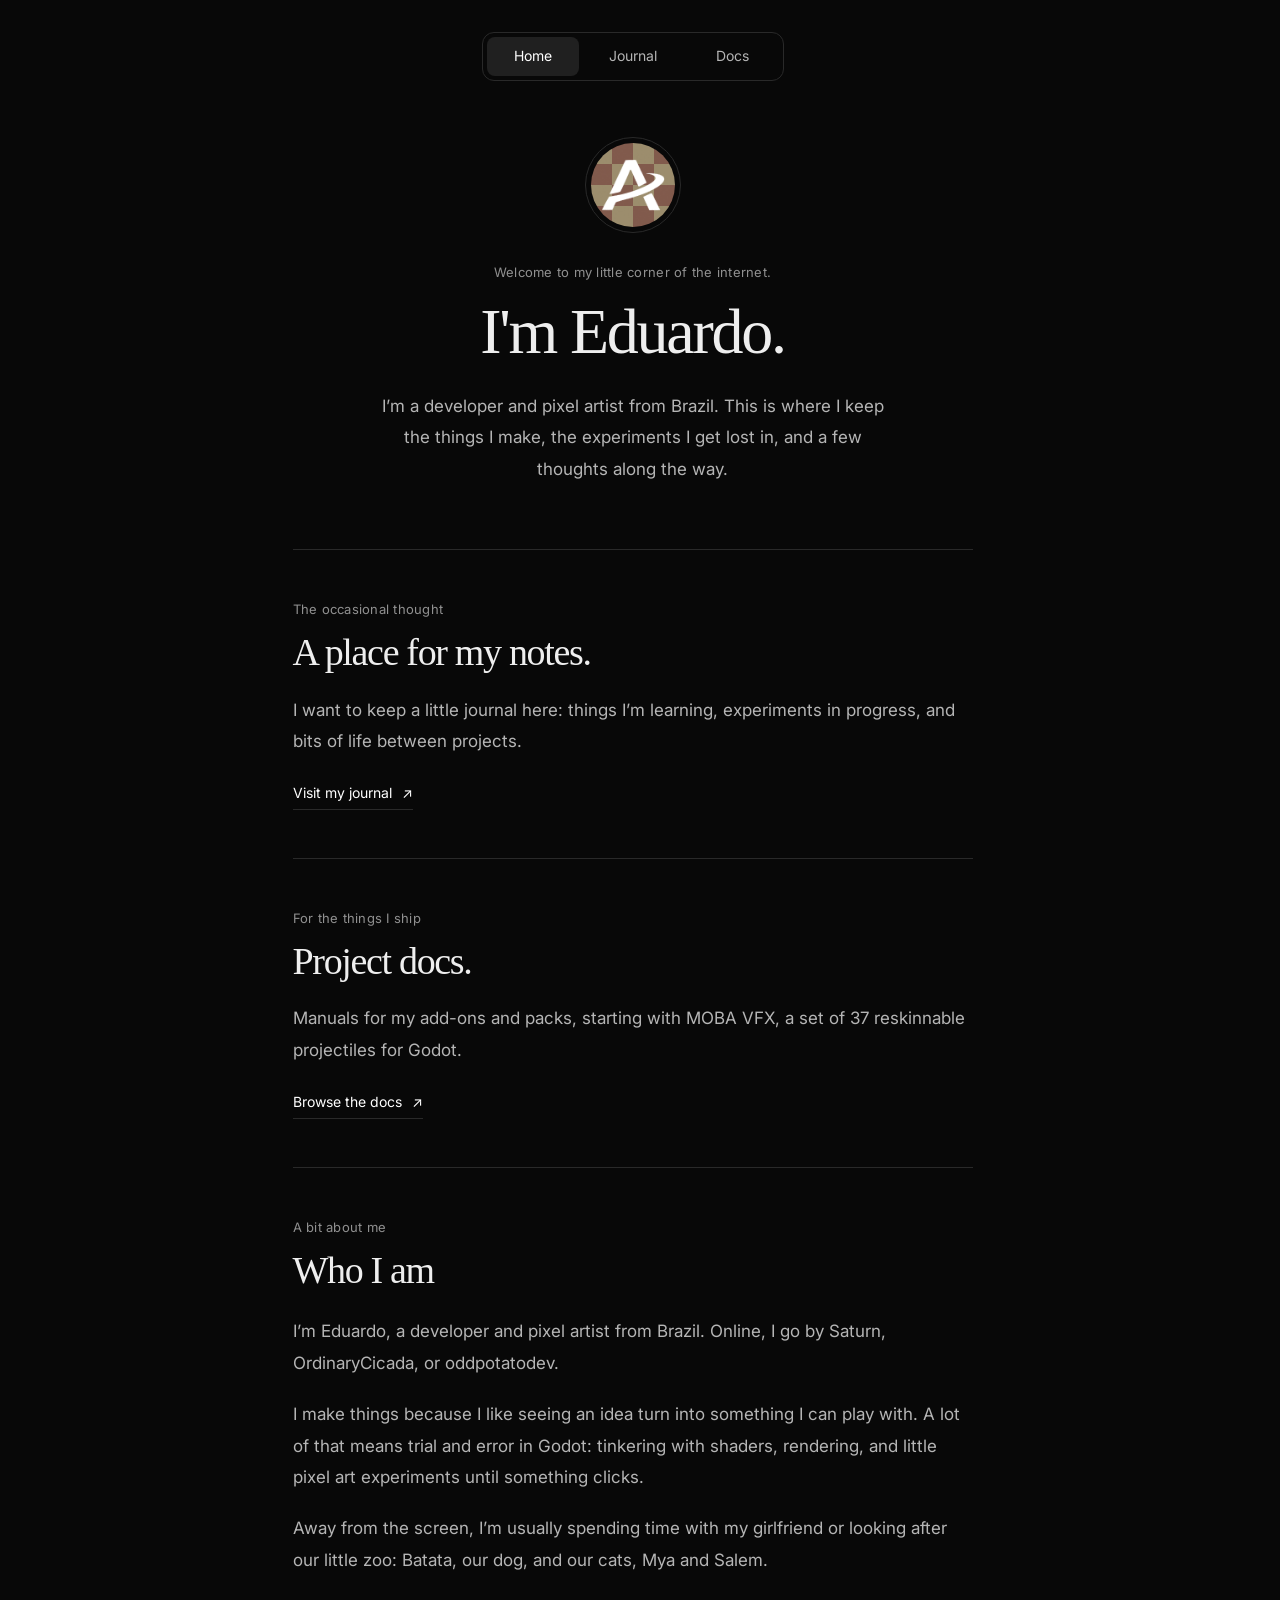
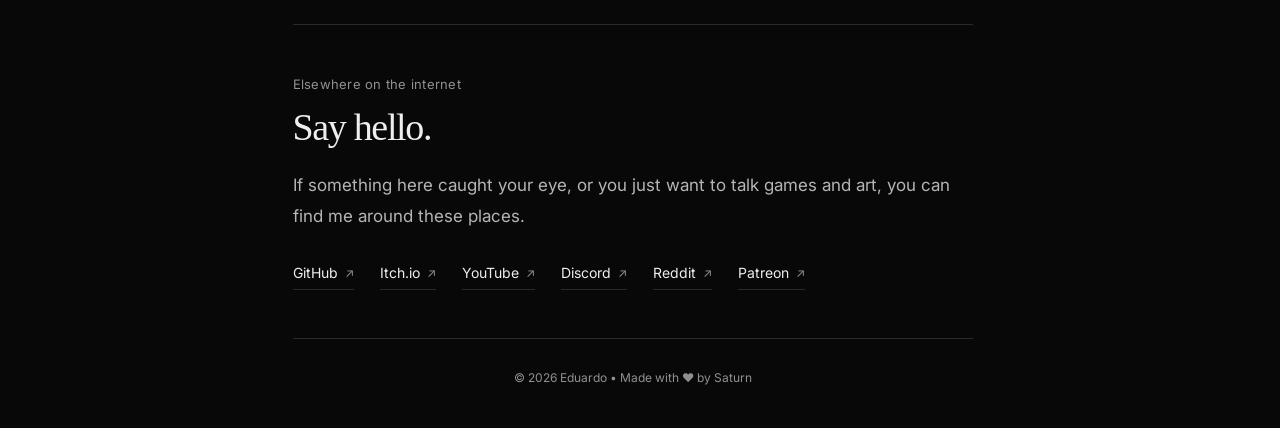
<file: index.html>
<!DOCTYPE html>
<html lang="en" data-theme="dark">
<head>
  <meta charset="UTF-8">
  <meta name="viewport" content="width=device-width, initial-scale=1.0">
  <meta name="description" content="My little corner of the internet. Games, pixel art, experiments, and notes from Eduardo.">
  <title>Eduardo | My little corner</title>
  <link rel="preconnect" href="https://fonts.googleapis.com">
  <link rel="preconnect" href="https://fonts.gstatic.com" crossorigin>
  <link href="https://fonts.googleapis.com/css2?family=Inter:wght@300;400;500;600&display=swap" rel="stylesheet">
  <link rel="stylesheet" href="index.css">
  <link rel="icon" type="image/png" href="ProfilePicture.png">
</head>
<body class="personal-site">
  <nav class="page-tabs" aria-label="Main navigation">
    <a href="index.html" aria-current="page">Home</a>
    <a href="blog.html">Journal</a>
    <a href="docs.html">Docs</a>
  </nav>


<!-- Hero Section -->
  <header class="hero" id="hero">
    <div class="hero-content">
      <img src="ProfilePicture.png" alt="Eduardo" class="hero-portrait" width="96" height="96">
      <p class="hero-greeting">Welcome to my little corner of the internet.</p>
      <h1 class="hero-title">I'm Eduardo.</h1>
      <p class="hero-subtitle">I’m a developer and pixel artist from Brazil. This is where I keep the things I make, the experiments I get lost in, and a few thoughts along the way.</p>
    </div>

  </header>

  <section class="section journal-preview" id="blog-preview">
    <p class="section-label">The occasional thought</p>
    <h2 class="section-title">A place for my notes.</h2>
    <p class="journal-copy">I want to keep a little journal here: things I’m learning, experiments in progress, and bits of life between projects.</p>
    <a href="blog.html" class="journal-link">Visit my journal <span aria-hidden="true">↗</span></a>
  </section>

  <section class="section journal-preview" id="docs-preview">
    <p class="section-label">For the things I ship</p>
    <h2 class="section-title">Project docs.</h2>
    <p class="journal-copy">Manuals for my add-ons and packs, starting with MOBA VFX, a set of 37 reskinnable projectiles for Godot.</p>
    <a href="docs.html" class="journal-link">Browse the docs <span aria-hidden="true">↗</span></a>
  </section>

  <!-- About Section -->
  <section class="section personal-about" id="about" aria-labelledby="about-title">
    <div class="personal-about-heading">
      <div>
        <p class="section-label">A bit about me</p>
        <h2 class="section-title" id="about-title">Who I am</h2>
      </div>
    </div>
    <div class="personal-about-copy">
      <p>I’m Eduardo, a developer and pixel artist from Brazil. Online, I go by Saturn, OrdinaryCicada, or oddpotatodev.</p>
      <p>I make things because I like seeing an idea turn into something I can play with. A lot of that means trial and error in Godot: tinkering with shaders, rendering, and little pixel art experiments until something clicks.</p>
      <p>Away from the screen, I’m usually spending time with my girlfriend or looking after our little zoo: Batata, our dog, and our cats, Mya and Salem.</p>
    </div>
  </section>

  <!-- Contact Section -->
  <section class="section personal-contact" id="contact" aria-labelledby="contact-title">
    <p class="section-label">Elsewhere on the internet</p>
    <h2 class="section-title" id="contact-title">Say hello.</h2>
    <p class="personal-contact-copy">If something here caught your eye, or you just want to talk games and art, you can find me around these places.</p>
    <ul class="personal-socials" aria-label="Find Eduardo online">
      <li><a href="https://github.com/AtSaturn-Dev" target="_blank" rel="noopener noreferrer">GitHub <span aria-hidden="true">↗</span></a></li>
      <li><a href="https://oddpotatodev.itch.io/" target="_blank" rel="noopener noreferrer">Itch.io <span aria-hidden="true">↗</span></a></li>
      <li><a href="https://www.youtube.com/@AtPlayerSaturn" target="_blank" rel="noopener noreferrer">YouTube <span aria-hidden="true">↗</span></a></li>
      <li><a href="https://discord.com/invite/t6bw2pAD5m" target="_blank" rel="noopener noreferrer">Discord <span aria-hidden="true">↗</span></a></li>
      <li><a href="https://www.reddit.com/user/Ordinary-Cicada5991/" target="_blank" rel="noopener noreferrer">Reddit <span aria-hidden="true">↗</span></a></li>
      <li><a href="https://www.patreon.com/c/SaturnsMind" target="_blank" rel="noopener noreferrer">Patreon <span aria-hidden="true">↗</span></a></li>
    </ul>
  </section>

  <!-- Footer -->
  <footer class="footer">
    <p class="footer-text">© 2026 Eduardo • Made with ❤︎ by Saturn</p>
  </footer>

</body>
</html>
</file>
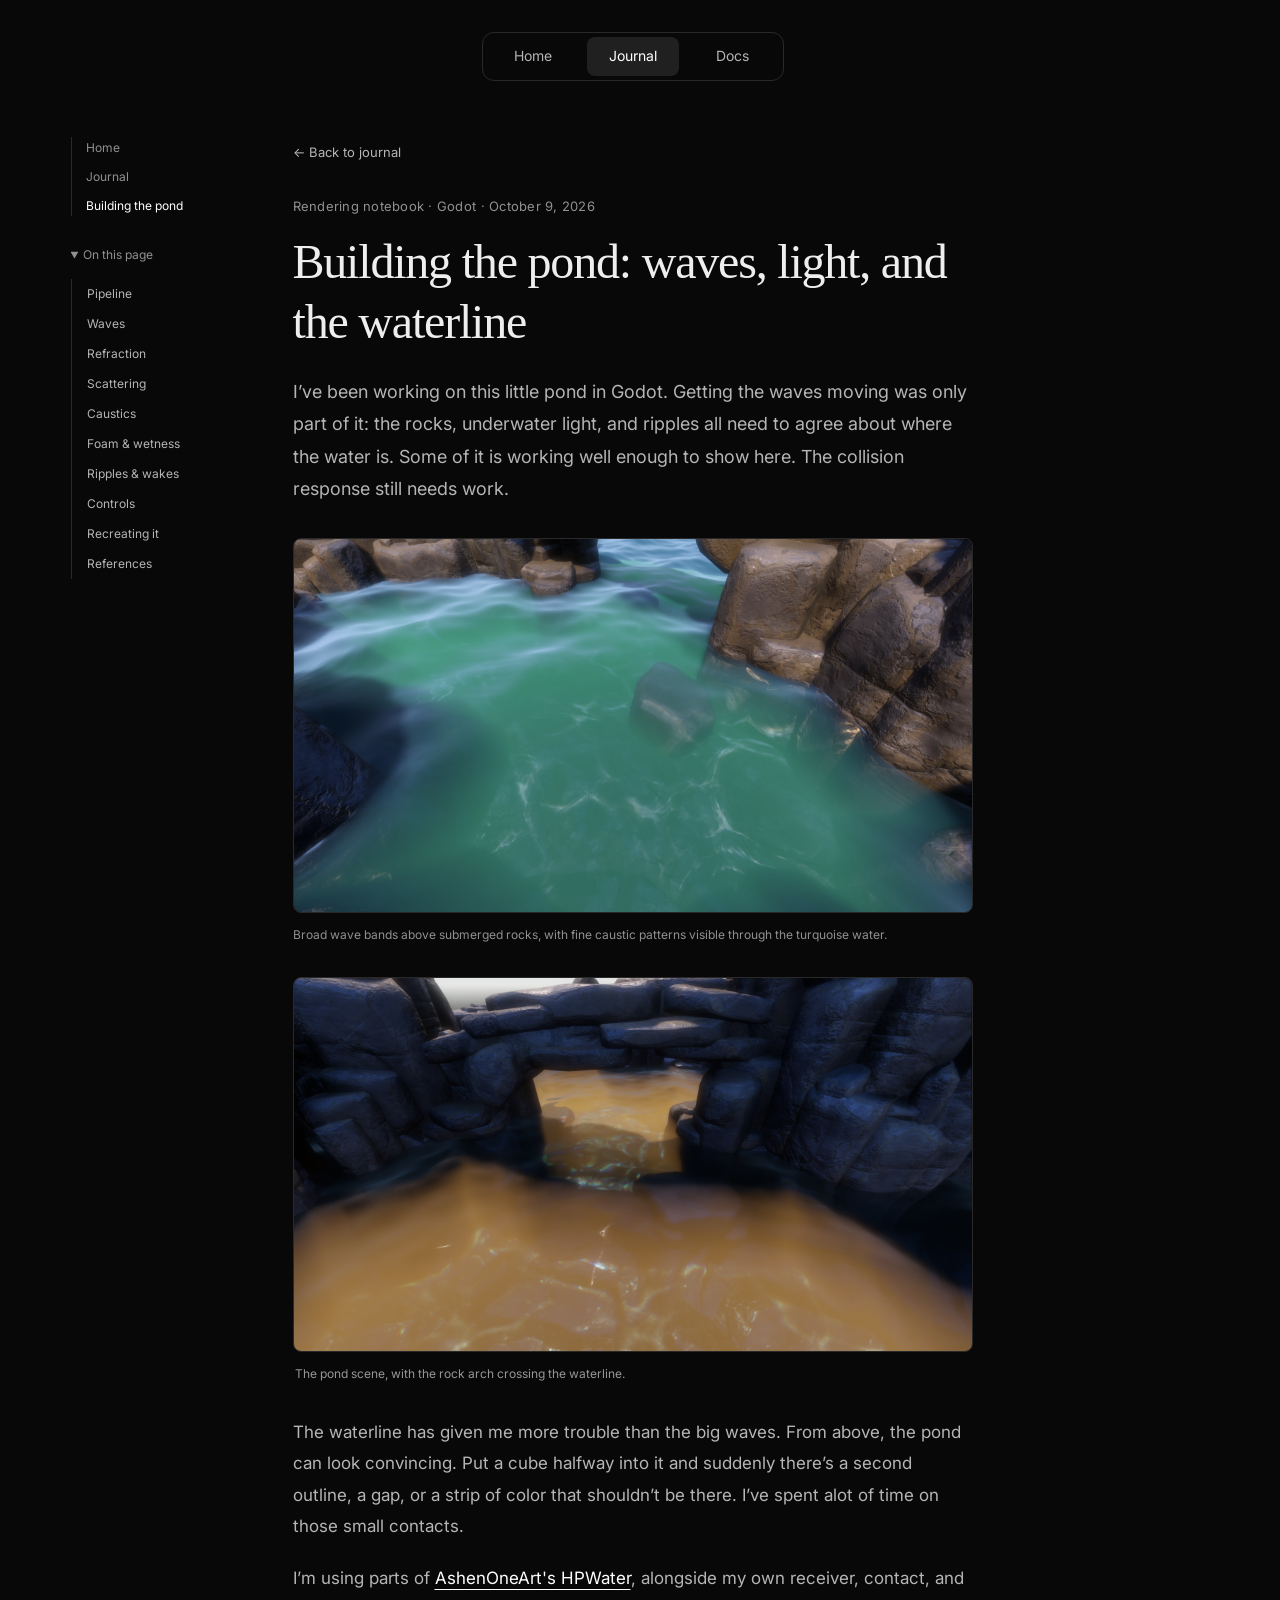
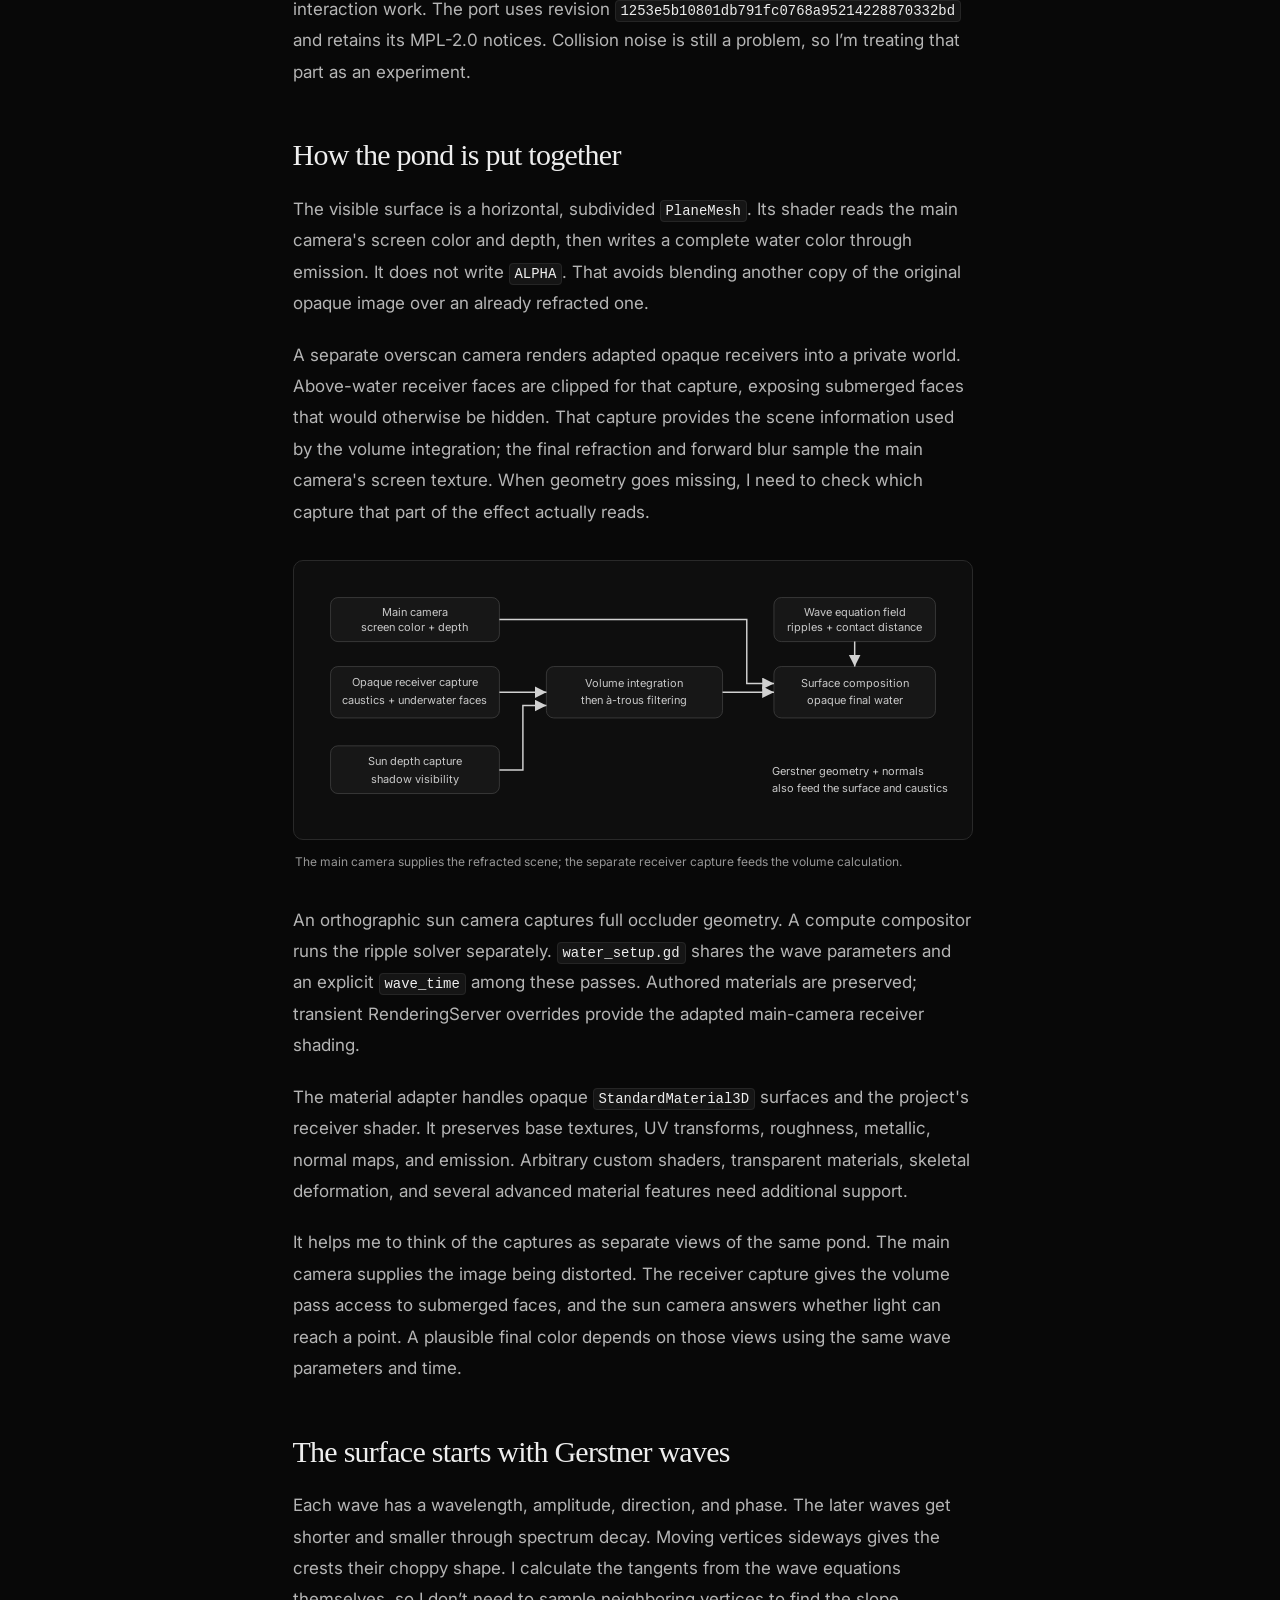
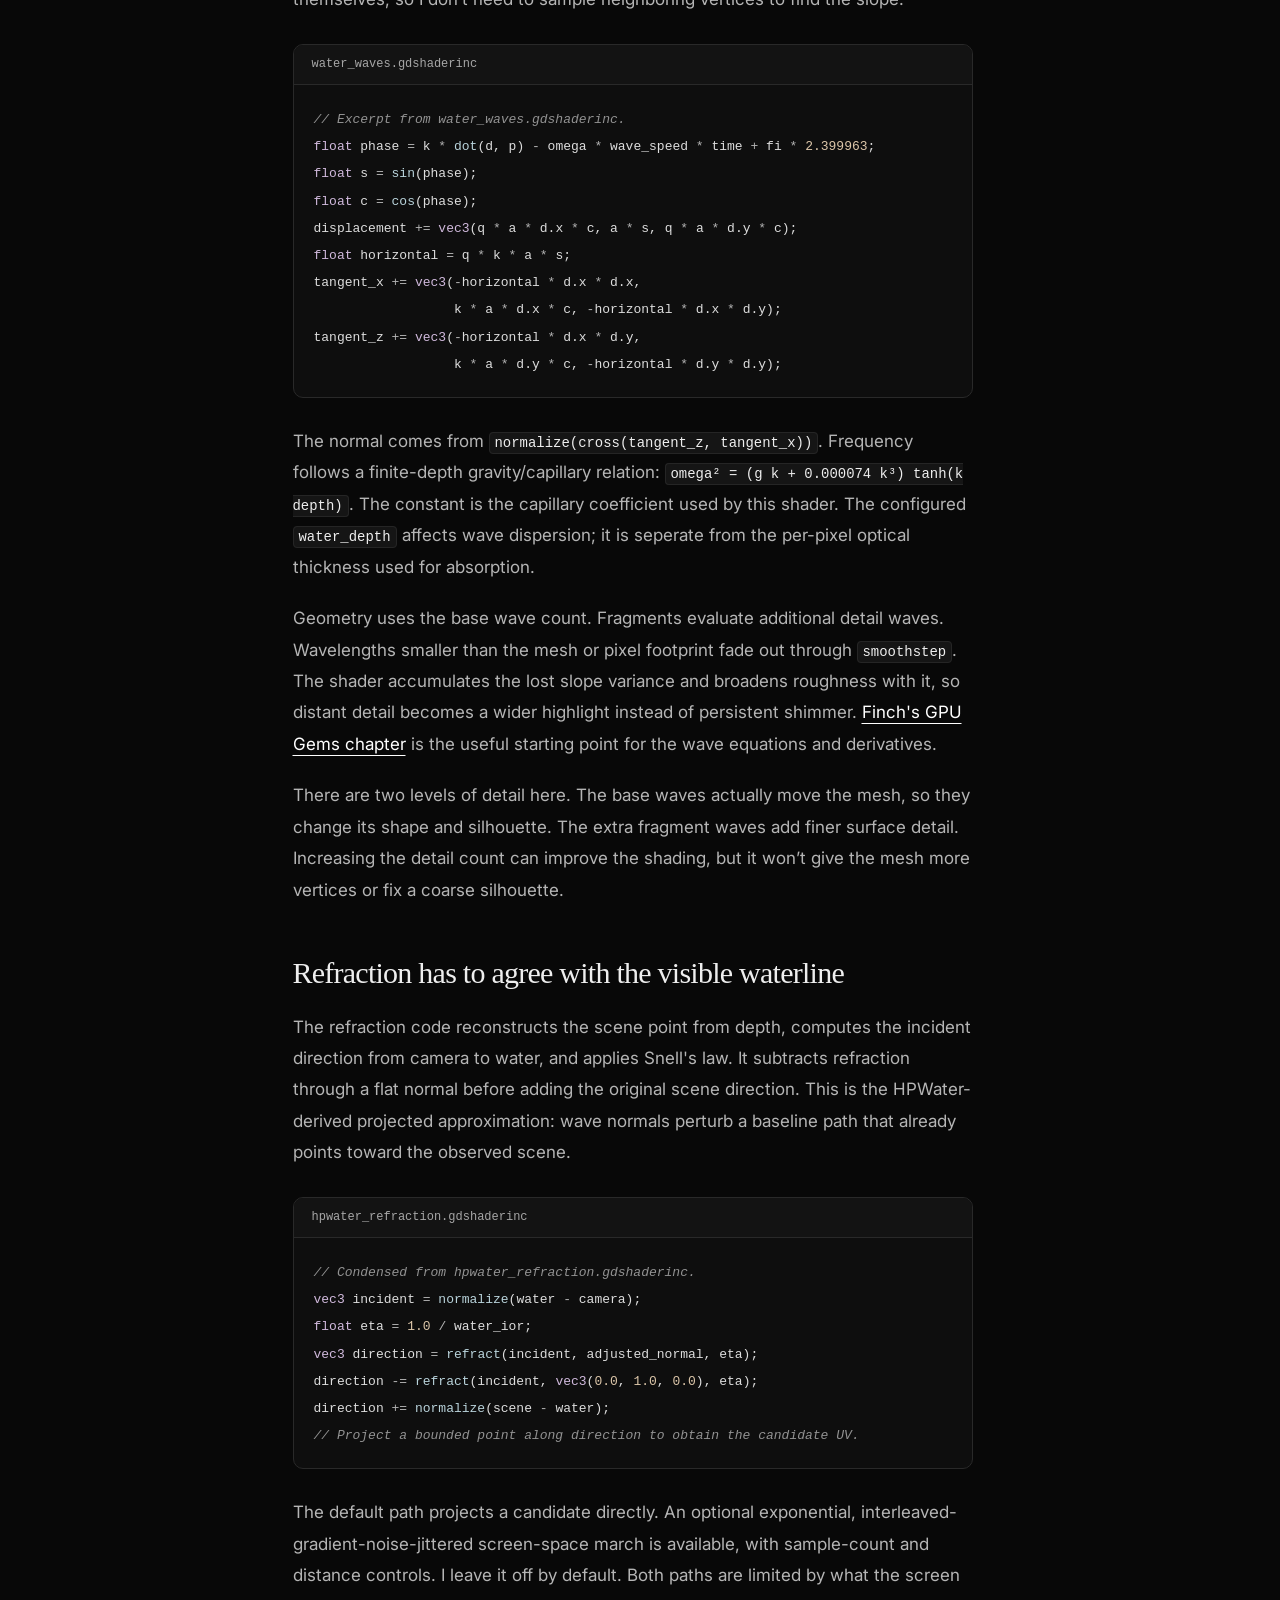
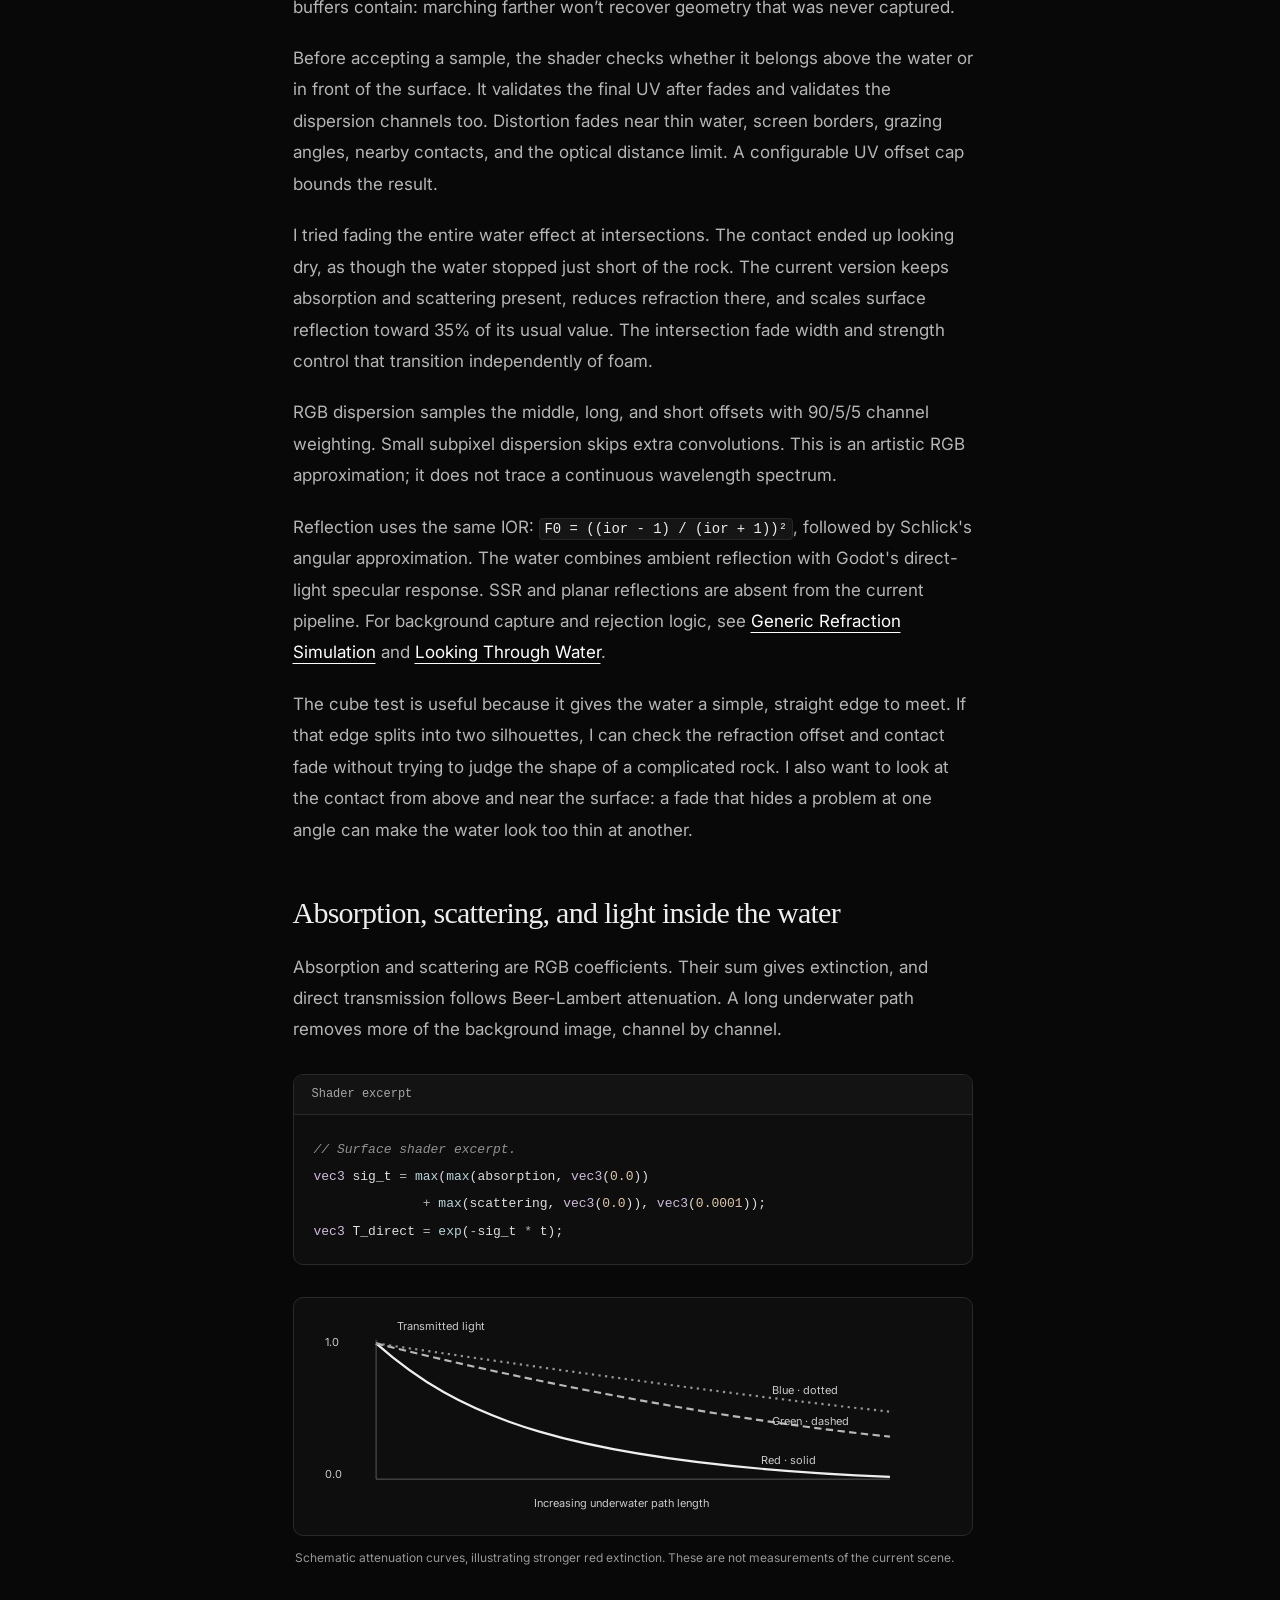
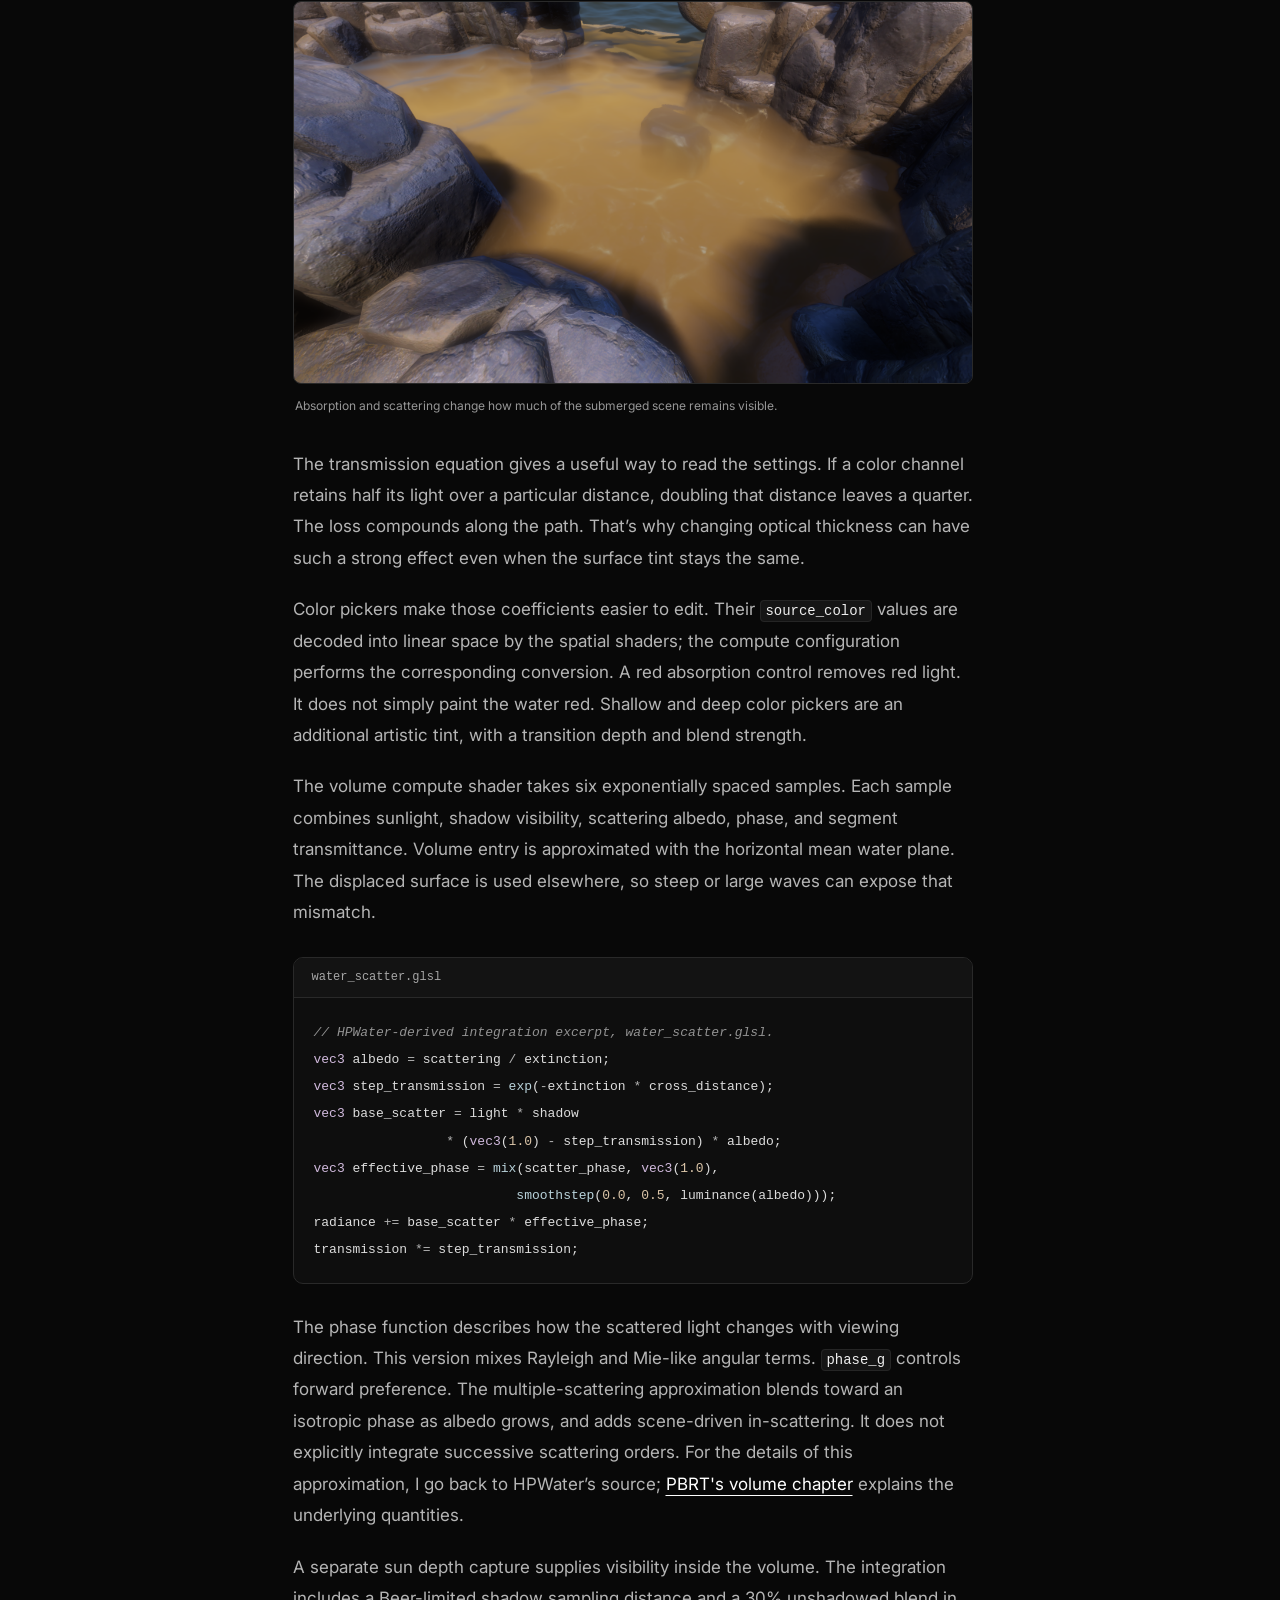
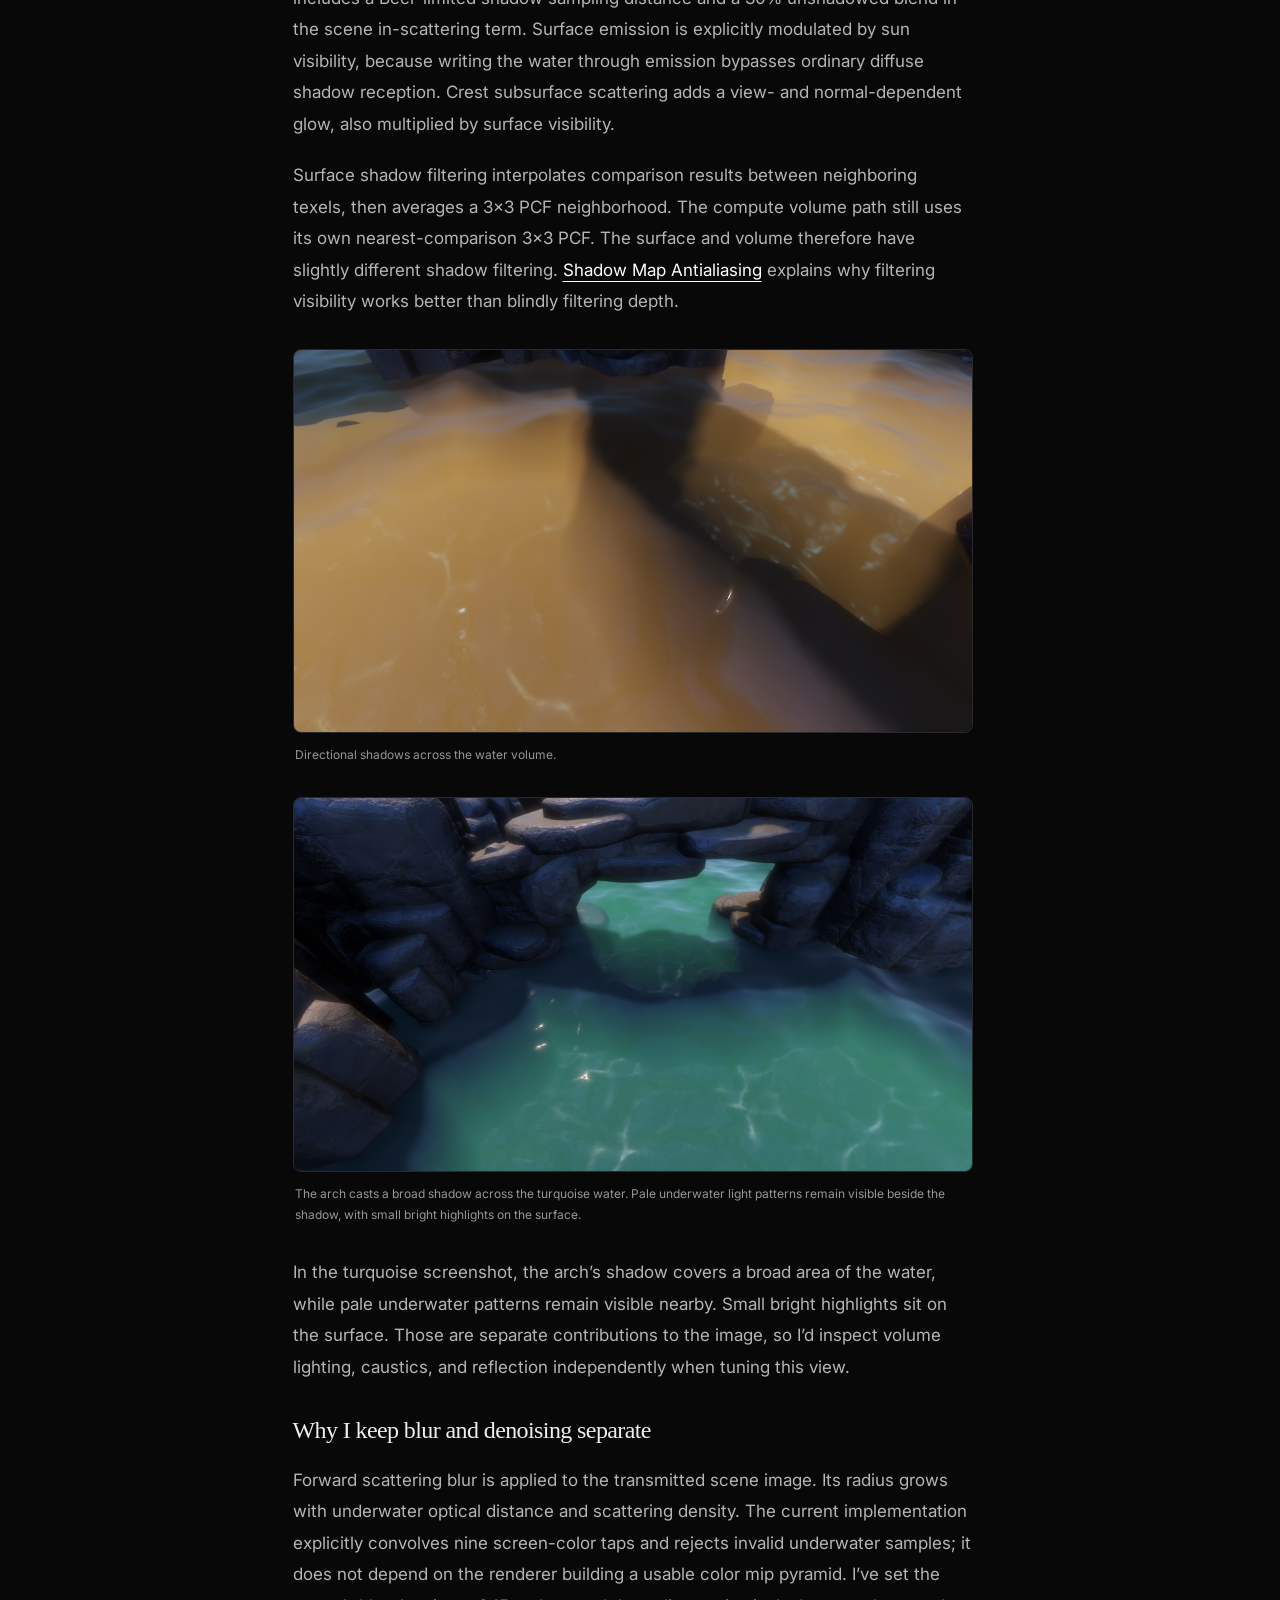
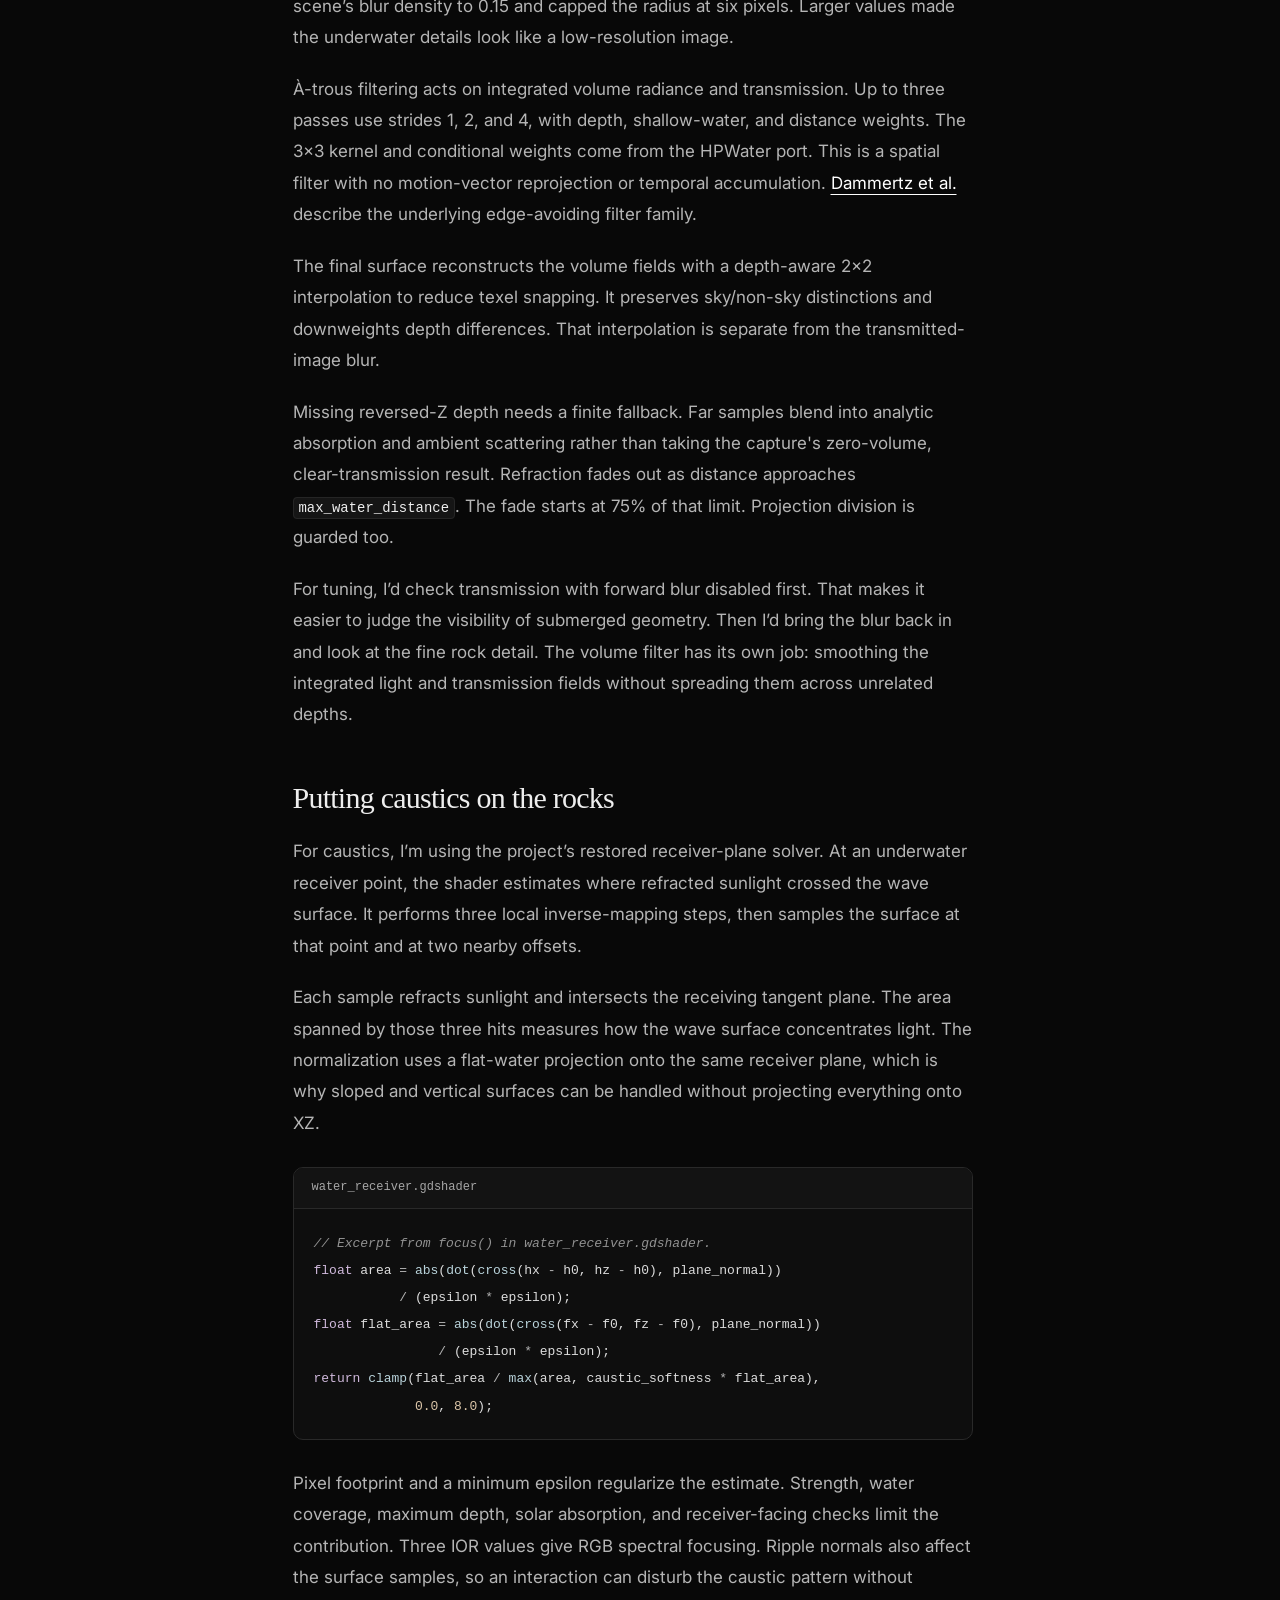
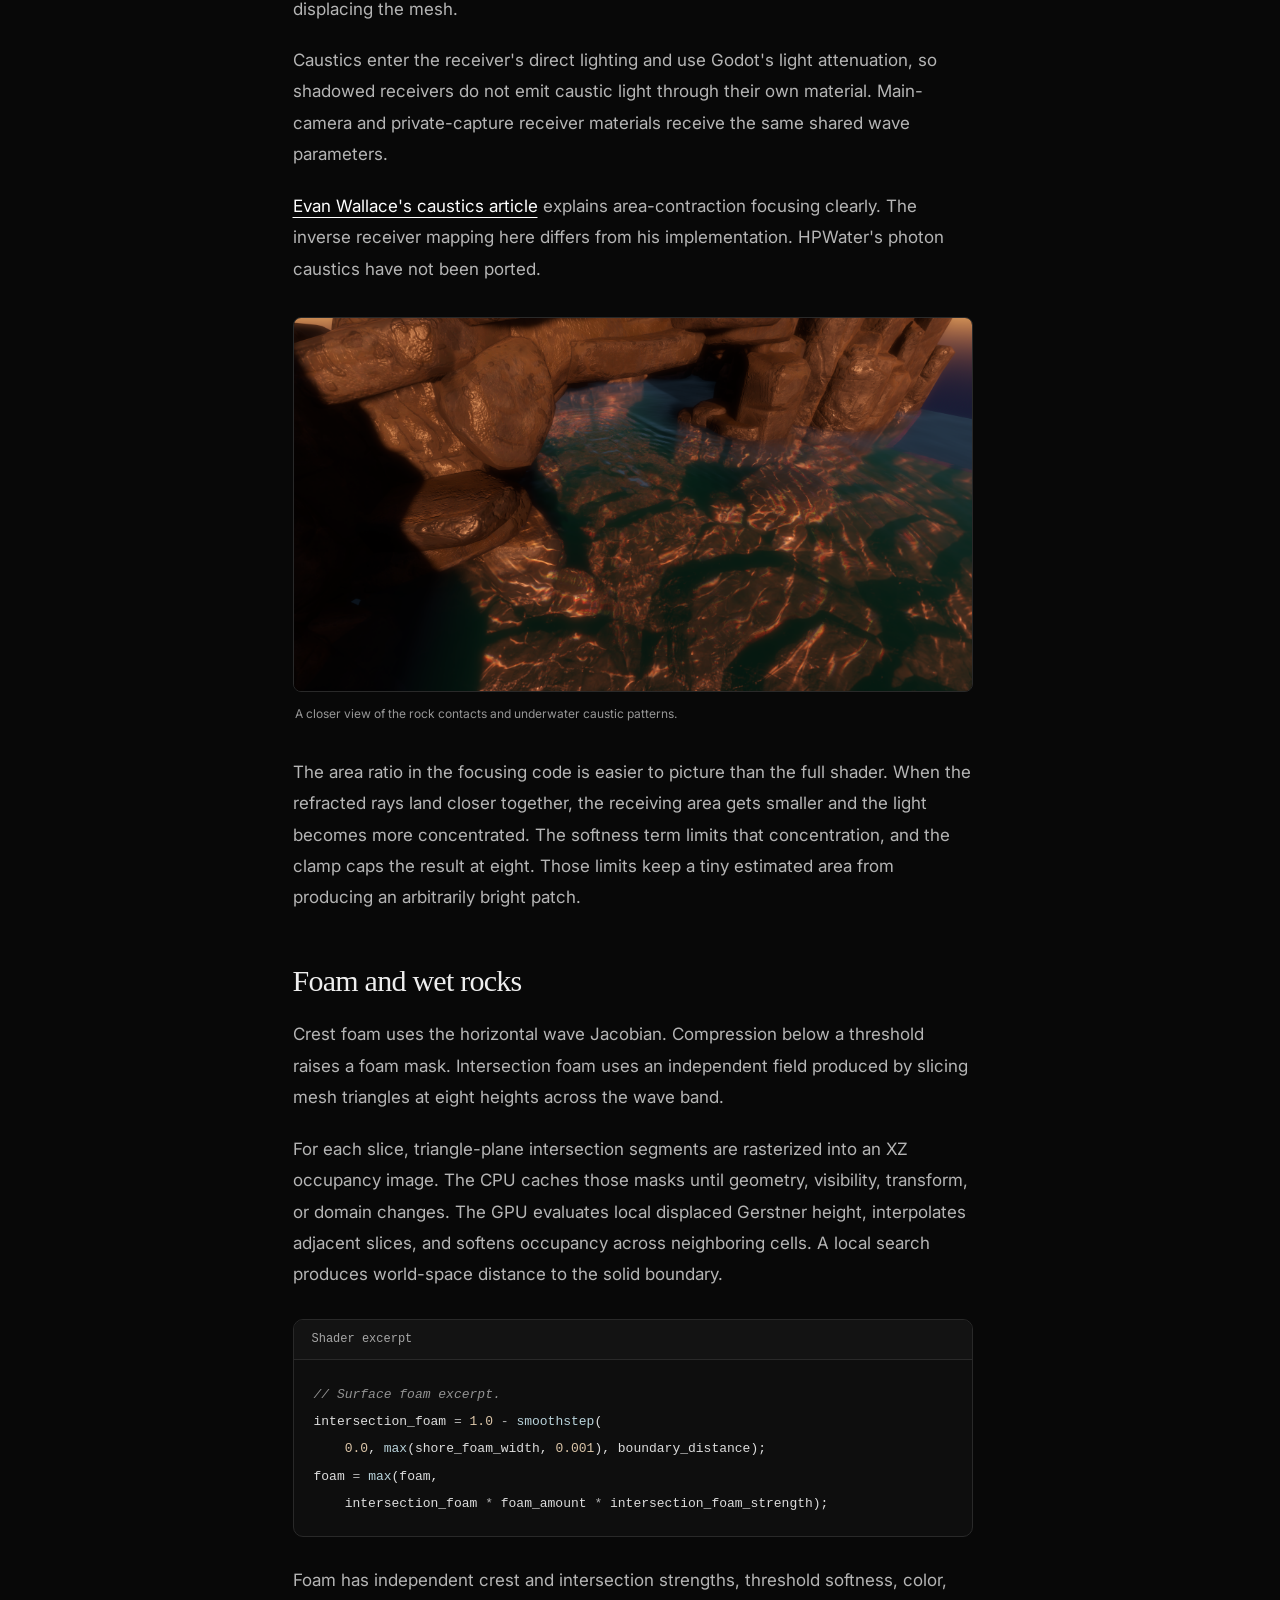
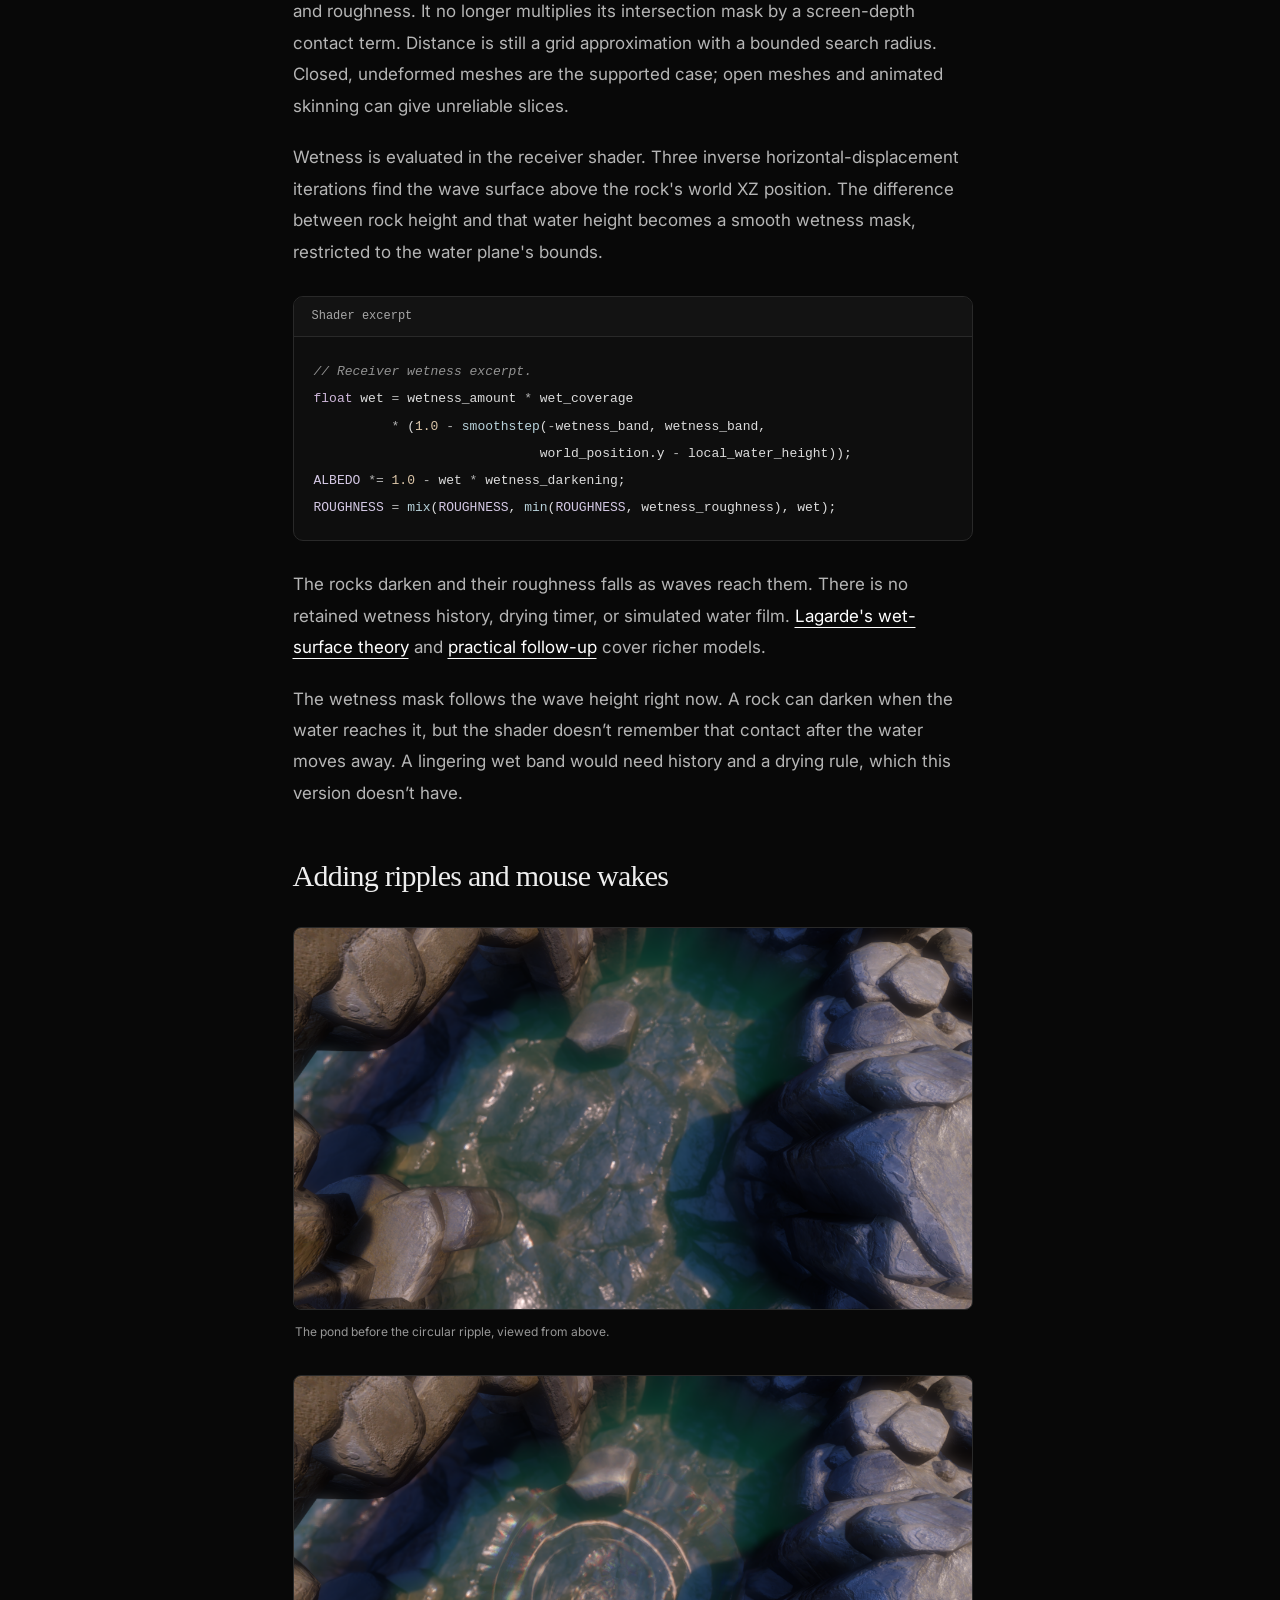
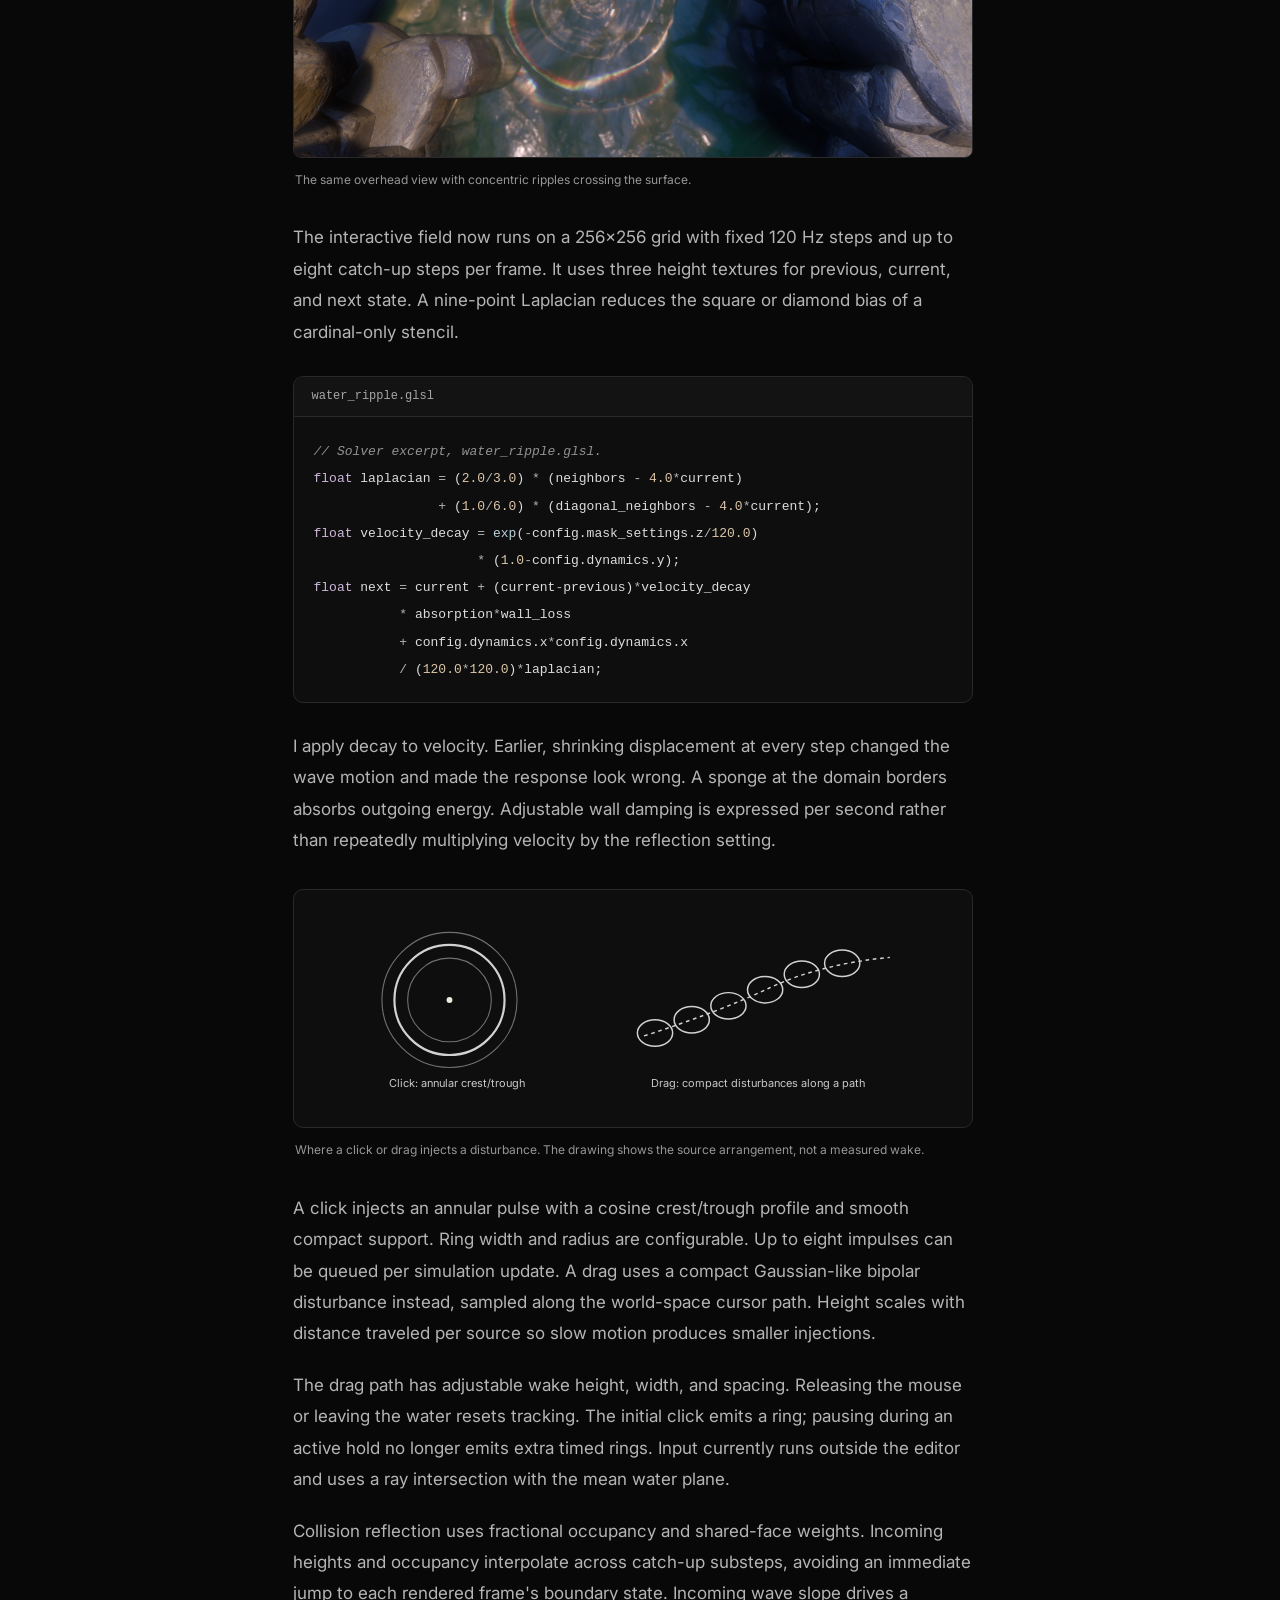
<file: blog_posts/index.html>
<!DOCTYPE html>
<html lang="en" data-theme="dark">
<head>
  <meta charset="UTF-8">
  <meta name="viewport" content="width=device-width, initial-scale=1.0">
  <meta name="description" content="Notes on building a water shader in Godot: waves, refraction, caustics, and the waterline.">
  <title>Building the pond | Eduardo’s journal</title>
  <link rel="preconnect" href="https://fonts.googleapis.com">
  <link rel="preconnect" href="https://fonts.gstatic.com" crossorigin>
  <link href="https://fonts.googleapis.com/css2?family=Inter:wght@300;400;500;600&display=swap" rel="stylesheet">
  <link rel="stylesheet" href="../index.css">
  <link rel="icon" type="image/png" href="../ProfilePicture.png">
</head>
<body class="personal-site journal-post-page">
  <nav class="page-tabs" aria-label="Main navigation">
    <a href="../index.html">Home</a>
    <a href="../blog.html" aria-current="page">Journal</a>
    <a href="../docs.html">Docs</a>
  </nav>
  <main class="journal-post">
    <article>
      <header class="post-header">
        <a href="../blog.html" class="post-back">← Back to journal</a>
        <p class="section-label">Rendering notebook · Godot · <time datetime="2026-10-09">October 9, 2026</time></p>
        <h1 class="post-title">Building the pond: waves, light, and the waterline</h1>
        <p class="post-lede">I’ve been working on this little pond in Godot. Getting the waves moving was only part of it: the rocks, underwater light, and ripples all need to agree about where the water is. Some of it is working well enough to show here. The collision response still needs work.</p>
        <figure class="post-screenshot">
  <a href="header_image.png" target="_blank" rel="noopener noreferrer" aria-label="View full-size screenshot: Broad pale wave bands cross turquoise water; submerged rocks and fine branching light patterns remain visible below.">
    <img src="header_image.png" alt="Broad pale wave bands cross turquoise water; submerged rocks and fine branching light patterns remain visible below." width="1920" height="1057" loading="eager" decoding="async">
  </a>
  <figcaption>Broad wave bands above submerged rocks, with fine caustic patterns visible through the turquoise water.</figcaption>
</figure>
      </header>
      <aside class="post-sidebar">
        <div class="post-sidebar-inner">
          <nav class="post-breadcrumbs" aria-label="Breadcrumb">
            <a href="../index.html">Home</a>
            <a href="../blog.html">Journal</a>
            <span aria-current="page">Building the pond</span>
          </nav>
          <details class="post-outline" open>
            <summary>On this page</summary>
      <nav class="post-contents" aria-label="Article sections">
        <a href="#pipeline">Pipeline</a><a href="#waves">Waves</a><a href="#optics">Refraction</a><a href="#volume">Scattering</a><a href="#caustics">Caustics</a><a href="#intersections">Foam &amp; wetness</a><a href="#ripples">Ripples &amp; wakes</a><a href="#controls">Controls</a><a href="#recreation">Recreating it</a><a href="#references">References</a>
      </nav>
          </details>
        </div>
      </aside>
      <div class="post-body">
<figure class="post-screenshot">
  <a href="pond_2026-10-09T20-53-15_133014_1920x1057.png" target="_blank" rel="noopener noreferrer" aria-label="View full-size screenshot: A rocky arch above amber-colored pond water, with caustic highlights beneath the surface.">
    <img src="pond_2026-10-09T20-53-15_133014_1920x1057.png" alt="A rocky arch above amber-colored pond water, with caustic highlights beneath the surface." width="1920" height="1057" loading="lazy" decoding="async">
  </a>
  <figcaption>The pond scene, with the rock arch crossing the waterline.</figcaption>
</figure>

<p>The waterline has given me more trouble than the big waves. From above, the pond can look convincing. Put a cube halfway into it and suddenly there’s a second outline, a gap, or a strip of color that shouldn’t be there. I’ve spent alot of time on those small contacts.</p>
<p>I’m using parts of <a href="https://github.com/AshenOneArt/HPWater">AshenOneArt's HPWater</a>, alongside my own receiver, contact, and interaction work. The port uses revision <code>1253e5b10801db791fc0768a95214228870332bd</code> and retains its MPL-2.0 notices. Collision noise is still a problem, so I’m treating that part as an experiment.</p>


<h2 id="pipeline">How the pond is put together</h2>
<p>The visible surface is a horizontal, subdivided <code>PlaneMesh</code>. Its shader reads the main camera's screen color and depth, then writes a complete water color through emission. It does not write <code>ALPHA</code>. That avoids blending another copy of the original opaque image over an already refracted one.</p>
<p>A separate overscan camera renders adapted opaque receivers into a private world. Above-water receiver faces are clipped for that capture, exposing submerged faces that would otherwise be hidden. That capture provides the scene information used by the volume integration; the final refraction and forward blur sample the main camera's screen texture. When geometry goes missing, I need to check which capture that part of the effect actually reads.</p>
<figure><div class="diagram-frame"><svg class="post-diagram" viewBox="0 0 880 335" role="img" aria-labelledby="pipeline-title"><title id="pipeline-title">Water rendering pipeline with separate color, volume, shadow and ripple inputs</title><defs><marker id="arrow" markerWidth="9" markerHeight="9" refX="8" refY="4" orient="auto"><path d="M0 0 L8 4 L0 8" fill="var(--diagram-line)"/></marker></defs><g fill="var(--diagram-panel)" stroke="var(--diagram-border)"><rect x="28" y="28" width="230" height="60" rx="8"/><rect x="28" y="122" width="230" height="70" rx="8"/><rect x="28" y="230" width="230" height="65" rx="8"/><rect x="322" y="122" width="240" height="70" rx="8"/><rect x="632" y="122" width="220" height="70" rx="8"/><rect x="632" y="28" width="220" height="60" rx="8"/></g><g text-anchor="middle"><text x="143" y="53">Main camera</text><text x="143" y="74">screen color + depth</text><text x="143" y="149">Opaque receiver capture</text><text x="143" y="173">caustics + underwater faces</text><text x="143" y="256">Sun depth capture</text><text x="143" y="280">shadow visibility</text><text x="442" y="150">Volume integration</text><text x="442" y="173">then à-trous filtering</text><text x="742" y="53">Wave equation field</text><text x="742" y="74">ripples + contact distance</text><text x="742" y="150">Surface composition</text><text x="742" y="173">opaque final water</text></g><g fill="none" stroke="var(--diagram-line)" stroke-width="2" marker-end="url(#arrow)"><path d="M258 58 H595 V145 H632"/><path d="M258 157 H322"/><path d="M258 263 H290 V175 H322"/><path d="M562 157 H632"/><path d="M742 88 V122"/></g><text x="630" y="270">Gerstner geometry + normals</text><text x="630" y="293">also feed the surface and caustics</text></svg></div><figcaption>The main camera supplies the refracted scene; the separate receiver capture feeds the volume calculation.</figcaption></figure>
<p>An orthographic sun camera captures full occluder geometry. A compute compositor runs the ripple solver separately. <code>water_setup.gd</code> shares the wave parameters and an explicit <code>wave_time</code> among these passes. Authored materials are preserved; transient RenderingServer overrides provide the adapted main-camera receiver shading.</p>
<p>The material adapter handles opaque <code>StandardMaterial3D</code> surfaces and the project's receiver shader. It preserves base textures, UV transforms, roughness, metallic, normal maps, and emission. Arbitrary custom shaders, transparent materials, skeletal deformation, and several advanced material features need additional support.</p>

<p>It helps me to think of the captures as separate views of the same pond. The main camera supplies the image being distorted. The receiver capture gives the volume pass access to submerged faces, and the sun camera answers whether light can reach a point. A plausible final color depends on those views using the same wave parameters and time.</p>

<h2 id="waves">The surface starts with Gerstner waves</h2>
<p>Each wave has a wavelength, amplitude, direction, and phase. The later waves get shorter and smaller through spectrum decay. Moving vertices sideways gives the crests their choppy shape. I calculate the tangents from the wave equations themselves, so I don’t need to sample neighboring vertices to find the slope.</p>
<div class="code-block"><div class="code-label">water_waves.gdshaderinc</div><pre><code><span class="syntax-comment">// Excerpt from water_waves.gdshaderinc.</span>
<span class="syntax-keyword">float</span> phase <span class="syntax-operator">=</span> k <span class="syntax-operator">*</span> <span class="syntax-function">dot</span>(d, p) <span class="syntax-operator">-</span> omega <span class="syntax-operator">*</span> wave_speed <span class="syntax-operator">*</span> time <span class="syntax-operator">+</span> fi <span class="syntax-operator">*</span> <span class="syntax-number">2.399963</span>;
<span class="syntax-keyword">float</span> s <span class="syntax-operator">=</span> <span class="syntax-function">sin</span>(phase);
<span class="syntax-keyword">float</span> c <span class="syntax-operator">=</span> <span class="syntax-function">cos</span>(phase);
displacement <span class="syntax-operator">+=</span> <span class="syntax-keyword">vec3</span>(q <span class="syntax-operator">*</span> a <span class="syntax-operator">*</span> d.x <span class="syntax-operator">*</span> c, a <span class="syntax-operator">*</span> s, q <span class="syntax-operator">*</span> a <span class="syntax-operator">*</span> d.y <span class="syntax-operator">*</span> c);
<span class="syntax-keyword">float</span> horizontal <span class="syntax-operator">=</span> q <span class="syntax-operator">*</span> k <span class="syntax-operator">*</span> a <span class="syntax-operator">*</span> s;
tangent_x <span class="syntax-operator">+=</span> <span class="syntax-keyword">vec3</span>(<span class="syntax-operator">-</span>horizontal <span class="syntax-operator">*</span> d.x <span class="syntax-operator">*</span> d.x,
                  k <span class="syntax-operator">*</span> a <span class="syntax-operator">*</span> d.x <span class="syntax-operator">*</span> c, <span class="syntax-operator">-</span>horizontal <span class="syntax-operator">*</span> d.x <span class="syntax-operator">*</span> d.y);
tangent_z <span class="syntax-operator">+=</span> <span class="syntax-keyword">vec3</span>(<span class="syntax-operator">-</span>horizontal <span class="syntax-operator">*</span> d.x <span class="syntax-operator">*</span> d.y,
                  k <span class="syntax-operator">*</span> a <span class="syntax-operator">*</span> d.y <span class="syntax-operator">*</span> c, <span class="syntax-operator">-</span>horizontal <span class="syntax-operator">*</span> d.y <span class="syntax-operator">*</span> d.y);</code></pre></div>
<p>The normal comes from <code>normalize(cross(tangent_z, tangent_x))</code>. Frequency follows a finite-depth gravity/capillary relation: <code>omega² = (g k + 0.000074 k³) tanh(k depth)</code>. The constant is the capillary coefficient used by this shader. The configured <code>water_depth</code> affects wave dispersion; it is seperate from the per-pixel optical thickness used for absorption.</p>
<p>Geometry uses the base wave count. Fragments evaluate additional detail waves. Wavelengths smaller than the mesh or pixel footprint fade out through <code>smoothstep</code>. The shader accumulates the lost slope variance and broadens roughness with it, so distant detail becomes a wider highlight instead of persistent shimmer. <a href="https://developer.nvidia.com/gpugems/gpugems/part-i-natural-effects/chapter-1-effective-water-simulation-physical-models">Finch's GPU Gems chapter</a> is the useful starting point for the wave equations and derivatives.</p>

<p>There are two levels of detail here. The base waves actually move the mesh, so they change its shape and silhouette. The extra fragment waves add finer surface detail. Increasing the detail count can improve the shading, but it won’t give the mesh more vertices or fix a coarse silhouette.</p>

<h2 id="optics">Refraction has to agree with the visible waterline</h2>
<p>The refraction code reconstructs the scene point from depth, computes the incident direction from camera to water, and applies Snell's law. It subtracts refraction through a flat normal before adding the original scene direction. This is the HPWater-derived projected approximation: wave normals perturb a baseline path that already points toward the observed scene.</p>
<div class="code-block"><div class="code-label">hpwater_refraction.gdshaderinc</div><pre><code><span class="syntax-comment">// Condensed from hpwater_refraction.gdshaderinc.</span>
<span class="syntax-keyword">vec3</span> incident <span class="syntax-operator">=</span> <span class="syntax-function">normalize</span>(water <span class="syntax-operator">-</span> camera);
<span class="syntax-keyword">float</span> eta <span class="syntax-operator">=</span> <span class="syntax-number">1.0</span> <span class="syntax-operator">/</span> water_ior;
<span class="syntax-keyword">vec3</span> direction <span class="syntax-operator">=</span> <span class="syntax-function">refract</span>(incident, adjusted_normal, eta);
direction <span class="syntax-operator">-=</span> <span class="syntax-function">refract</span>(incident, <span class="syntax-keyword">vec3</span>(<span class="syntax-number">0.0</span>, <span class="syntax-number">1.0</span>, <span class="syntax-number">0.0</span>), eta);
direction <span class="syntax-operator">+=</span> <span class="syntax-function">normalize</span>(scene <span class="syntax-operator">-</span> water);
<span class="syntax-comment">// Project a bounded point along direction to obtain the candidate UV.</span></code></pre></div>
<p>The default path projects a candidate directly. An optional exponential, interleaved-gradient-noise-jittered screen-space march is available, with sample-count and distance controls. I leave it off by default. Both paths are limited by what the screen buffers contain: marching farther won’t recover geometry that was never captured.</p>
<p>Before accepting a sample, the shader checks whether it belongs above the water or in front of the surface. It validates the final UV after fades and validates the dispersion channels too. Distortion fades near thin water, screen borders, grazing angles, nearby contacts, and the optical distance limit. A configurable UV offset cap bounds the result.</p>

<p>I tried fading the entire water effect at intersections. The contact ended up looking dry, as though the water stopped just short of the rock. The current version keeps absorption and scattering present, reduces refraction there, and scales surface reflection toward 35% of its usual value. The intersection fade width and strength control that transition independently of foam.</p>
<p>RGB dispersion samples the middle, long, and short offsets with 90/5/5 channel weighting. Small subpixel dispersion skips extra convolutions. This is an artistic RGB approximation; it does not trace a continuous wavelength spectrum.</p>
<p>Reflection uses the same IOR: <code>F0 = ((ior - 1) / (ior + 1))²</code>, followed by Schlick's angular approximation. The water combines ambient reflection with Godot's direct-light specular response. SSR and planar reflections are absent from the current pipeline. For background capture and rejection logic, see <a href="https://developer.nvidia.com/gpugems/gpugems2/part-ii-shading-lighting-and-shadows/chapter-19-generic-refraction-simulation">Generic Refraction Simulation</a> and <a href="https://catlikecoding.com/unity/tutorials/flow/looking-through-water/">Looking Through Water</a>.</p>



<p>The cube test is useful because it gives the water a simple, straight edge to meet. If that edge splits into two silhouettes, I can check the refraction offset and contact fade without trying to judge the shape of a complicated rock. I also want to look at the contact from above and near the surface: a fade that hides a problem at one angle can make the water look too thin at another.</p>

<h2 id="volume">Absorption, scattering, and light inside the water</h2>
<p>Absorption and scattering are RGB coefficients. Their sum gives extinction, and direct transmission follows Beer-Lambert attenuation. A long underwater path removes more of the background image, channel by channel.</p>
<div class="code-block"><div class="code-label">Shader excerpt</div><pre><code><span class="syntax-comment">// Surface shader excerpt.</span>
<span class="syntax-keyword">vec3</span> sig_t <span class="syntax-operator">=</span> <span class="syntax-function">max</span>(<span class="syntax-function">max</span>(absorption, <span class="syntax-keyword">vec3</span>(<span class="syntax-number">0.0</span>))
              <span class="syntax-operator">+</span> <span class="syntax-function">max</span>(scattering, <span class="syntax-keyword">vec3</span>(<span class="syntax-number">0.0</span>)), <span class="syntax-keyword">vec3</span>(<span class="syntax-number">0.0001</span>));
<span class="syntax-keyword">vec3</span> T_direct <span class="syntax-operator">=</span> <span class="syntax-function">exp</span>(<span class="syntax-operator">-</span>sig_t <span class="syntax-operator">*</span> t);</code></pre></div>
<figure><div class="diagram-frame"><svg class="post-diagram" viewBox="0 0 880 280" role="img" aria-labelledby="atten-title"><title id="atten-title">Illustrative RGB Beer-Lambert transmission with distance</title><path d="M90 35 V225 H790" fill="none" stroke="var(--diagram-muted)"/><g fill="none" stroke-width="3"><path d="M90 40 C200 137 340 203 790 222" stroke="#eeeeee"/><path d="M90 40 C300 93 570 145 790 167" stroke="#b8b8b8" stroke-dasharray="10 6"/><path d="M90 40 C310 73 600 113 790 133" stroke="#969696" stroke-dasharray="3 6"/></g><text x="20" y="44">1.0</text><text x="20" y="224">0.0</text><text x="305" y="263">Increasing underwater path length</text><text x="118" y="22">Transmitted light</text><text x="630" y="109">Blue · dotted</text><text x="630" y="151">Green · dashed</text><text x="615" y="204">Red · solid</text></svg></div><figcaption>Schematic attenuation curves, illustrating stronger red extinction. These are not measurements of the current scene.</figcaption></figure>
<figure class="post-screenshot">
  <a href="absorption_scattering.png" target="_blank" rel="noopener noreferrer" aria-label="View full-size screenshot: Amber, cloudy water between rocks, with submerged details fading beneath the surface.">
    <img src="absorption_scattering.png" alt="Amber, cloudy water between rocks, with submerged details fading beneath the surface." width="1152" height="648" loading="lazy" decoding="async">
  </a>
  <figcaption>Absorption and scattering change how much of the submerged scene remains visible.</figcaption>
</figure>

<p>The transmission equation gives a useful way to read the settings. If a color channel retains half its light over a particular distance, doubling that distance leaves a quarter. The loss compounds along the path. That’s why changing optical thickness can have such a strong effect even when the surface tint stays the same.</p>

<p>Color pickers make those coefficients easier to edit. Their <code>source_color</code> values are decoded into linear space by the spatial shaders; the compute configuration performs the corresponding conversion. A red absorption control removes red light. It does not simply paint the water red. Shallow and deep color pickers are an additional artistic tint, with a transition depth and blend strength.</p>
<p>The volume compute shader takes six exponentially spaced samples. Each sample combines sunlight, shadow visibility, scattering albedo, phase, and segment transmittance. Volume entry is approximated with the horizontal mean water plane. The displaced surface is used elsewhere, so steep or large waves can expose that mismatch.</p>
<div class="code-block"><div class="code-label">water_scatter.glsl</div><pre><code><span class="syntax-comment">// HPWater-derived integration excerpt, water_scatter.glsl.</span>
<span class="syntax-keyword">vec3</span> albedo <span class="syntax-operator">=</span> scattering <span class="syntax-operator">/</span> extinction;
<span class="syntax-keyword">vec3</span> step_transmission <span class="syntax-operator">=</span> <span class="syntax-function">exp</span>(<span class="syntax-operator">-</span>extinction <span class="syntax-operator">*</span> cross_distance);
<span class="syntax-keyword">vec3</span> base_scatter <span class="syntax-operator">=</span> light <span class="syntax-operator">*</span> shadow
                 <span class="syntax-operator">*</span> (<span class="syntax-keyword">vec3</span>(<span class="syntax-number">1.0</span>) <span class="syntax-operator">-</span> step_transmission) <span class="syntax-operator">*</span> albedo;
<span class="syntax-keyword">vec3</span> effective_phase <span class="syntax-operator">=</span> <span class="syntax-function">mix</span>(scatter_phase, <span class="syntax-keyword">vec3</span>(<span class="syntax-number">1.0</span>),
                          <span class="syntax-function">smoothstep</span>(<span class="syntax-number">0.0</span>, <span class="syntax-number">0.5</span>, luminance(albedo)));
radiance <span class="syntax-operator">+=</span> base_scatter <span class="syntax-operator">*</span> effective_phase;
transmission <span class="syntax-operator">*=</span> step_transmission;</code></pre></div>
<p>The phase function describes how the scattered light changes with viewing direction. This version mixes Rayleigh and Mie-like angular terms. <code>phase_g</code> controls forward preference. The multiple-scattering approximation blends toward an isotropic phase as albedo grows, and adds scene-driven in-scattering. It does not explicitly integrate successive scattering orders. For the details of this approximation, I go back to HPWater’s source; <a href="https://pbr-book.org/4ed/Volume_Scattering">PBRT's volume chapter</a> explains the underlying quantities.</p>
<p>A separate sun depth capture supplies visibility inside the volume. The integration includes a Beer-limited shadow sampling distance and a 30% unshadowed blend in the scene in-scattering term. Surface emission is explicitly modulated by sun visibility, because writing the water through emission bypasses ordinary diffuse shadow reception. Crest subsurface scattering adds a view- and normal-dependent glow, also multiplied by surface visibility.</p>
<p>Surface shadow filtering interpolates comparison results between neighboring texels, then averages a 3×3 PCF neighborhood. The compute volume path still uses its own nearest-comparison 3×3 PCF. The surface and volume therefore have slightly different shadow filtering. <a href="https://developer.nvidia.com/gpugems/gpugems/part-ii-lighting-and-shadows/chapter-11-shadow-map-antialiasing">Shadow Map Antialiasing</a> explains why filtering visibility works better than blindly filtering depth.</p>

<figure class="post-screenshot">
  <a href="directional_shadow_volume.png" target="_blank" rel="noopener noreferrer" aria-label="View full-size screenshot: A broad dark shadow crossing amber water, with faint caustics visible below.">
    <img src="directional_shadow_volume.png" alt="A broad dark shadow crossing amber water, with faint caustics visible below." width="1152" height="648" loading="lazy" decoding="async">
  </a>
  <figcaption>Directional shadows across the water volume.</figcaption>
</figure>

<figure class="post-screenshot">
  <a href="random.png" target="_blank" rel="noopener noreferrer" aria-label="View full-size screenshot: A broad dark shadow from the stone arch crosses turquoise water, with pale light patterns below and small bright highlights on the surface.">
    <img src="random.png" alt="A broad dark shadow from the stone arch crosses turquoise water, with pale light patterns below and small bright highlights on the surface." width="1920" height="1057" loading="lazy" decoding="async">
  </a>
  <figcaption>The arch casts a broad shadow across the turquoise water. Pale underwater light patterns remain visible beside the shadow, with small bright highlights on the surface.</figcaption>
</figure>

<p>In the turquoise screenshot, the arch’s shadow covers a broad area of the water, while pale underwater patterns remain visible nearby. Small bright highlights sit on the surface. Those are separate contributions to the image, so I’d inspect volume lighting, caustics, and reflection independently when tuning this view.</p>

<h3>Why I keep blur and denoising separate</h3>
<p>Forward scattering blur is applied to the transmitted scene image. Its radius grows with underwater optical distance and scattering density. The current implementation explicitly convolves nine screen-color taps and rejects invalid underwater samples; it does not depend on the renderer building a usable color mip pyramid. I’ve set the scene’s blur density to 0.15 and capped the radius at six pixels. Larger values made the underwater details look like a low-resolution image.</p>
<p>À-trous filtering acts on integrated volume radiance and transmission. Up to three passes use strides 1, 2, and 4, with depth, shallow-water, and distance weights. The 3×3 kernel and conditional weights come from the HPWater port. This is a spatial filter with no motion-vector reprojection or temporal accumulation. <a href="https://jo.dreggn.org/home/2010_atrous.pdf">Dammertz et al.</a> describe the underlying edge-avoiding filter family.</p>
<p>The final surface reconstructs the volume fields with a depth-aware 2×2 interpolation to reduce texel snapping. It preserves sky/non-sky distinctions and downweights depth differences. That interpolation is separate from the transmitted-image blur.</p>
<p>Missing reversed-Z depth needs a finite fallback. Far samples blend into analytic absorption and ambient scattering rather than taking the capture's zero-volume, clear-transmission result. Refraction fades out as distance approaches <code>max_water_distance</code>. The fade starts at 75% of that limit. Projection division is guarded too.</p>

<p>For tuning, I’d check transmission with forward blur disabled first. That makes it easier to judge the visibility of submerged geometry. Then I’d bring the blur back in and look at the fine rock detail. The volume filter has its own job: smoothing the integrated light and transmission fields without spreading them across unrelated depths.</p>

<h2 id="caustics">Putting caustics on the rocks</h2>
<p>For caustics, I’m using the project’s restored receiver-plane solver. At an underwater receiver point, the shader estimates where refracted sunlight crossed the wave surface. It performs three local inverse-mapping steps, then samples the surface at that point and at two nearby offsets.</p>
<p>Each sample refracts sunlight and intersects the receiving tangent plane. The area spanned by those three hits measures how the wave surface concentrates light. The normalization uses a flat-water projection onto the same receiver plane, which is why sloped and vertical surfaces can be handled without projecting everything onto XZ.</p>
<div class="code-block"><div class="code-label">water_receiver.gdshader</div><pre><code><span class="syntax-comment">// Excerpt from focus() in water_receiver.gdshader.</span>
<span class="syntax-keyword">float</span> area <span class="syntax-operator">=</span> <span class="syntax-function">abs</span>(<span class="syntax-function">dot</span>(<span class="syntax-function">cross</span>(hx <span class="syntax-operator">-</span> h0, hz <span class="syntax-operator">-</span> h0), plane_normal))
           <span class="syntax-operator">/</span> (epsilon <span class="syntax-operator">*</span> epsilon);
<span class="syntax-keyword">float</span> flat_area <span class="syntax-operator">=</span> <span class="syntax-function">abs</span>(<span class="syntax-function">dot</span>(<span class="syntax-function">cross</span>(fx <span class="syntax-operator">-</span> f0, fz <span class="syntax-operator">-</span> f0), plane_normal))
                <span class="syntax-operator">/</span> (epsilon <span class="syntax-operator">*</span> epsilon);
<span class="syntax-keyword">return</span> <span class="syntax-function">clamp</span>(flat_area <span class="syntax-operator">/</span> <span class="syntax-function">max</span>(area, caustic_softness <span class="syntax-operator">*</span> flat_area),
             <span class="syntax-number">0.0</span>, <span class="syntax-number">8.0</span>);</code></pre></div>
<p>Pixel footprint and a minimum epsilon regularize the estimate. Strength, water coverage, maximum depth, solar absorption, and receiver-facing checks limit the contribution. Three IOR values give RGB spectral focusing. Ripple normals also affect the surface samples, so an interaction can disturb the caustic pattern without displacing the mesh.</p>
<p>Caustics enter the receiver's direct lighting and use Godot's light attenuation, so shadowed receivers do not emit caustic light through their own material. Main-camera and private-capture receiver materials receive the same shared wave parameters.</p>
<p><a href="https://medium.com/@evanwallace/rendering-realtime-caustics-in-webgl-2a99a29a0b2c">Evan Wallace's caustics article</a> explains area-contraction focusing clearly. The inverse receiver mapping here differs from his implementation. HPWater's photon caustics have not been ported.</p>

<figure class="post-screenshot">
  <a href="collision_ripples_and_caustics_mid_angle_view.png" target="_blank" rel="noopener noreferrer" aria-label="View full-size screenshot: Warmly lit rocks and a stone arch above green water, with bright caustic patterns on submerged surfaces.">
    <img src="collision_ripples_and_caustics_mid_angle_view.png" alt="Warmly lit rocks and a stone arch above green water, with bright caustic patterns on submerged surfaces." width="1920" height="1057" loading="lazy" decoding="async">
  </a>
  <figcaption>A closer view of the rock contacts and underwater caustic patterns.</figcaption>
</figure>

<p>The area ratio in the focusing code is easier to picture than the full shader. When the refracted rays land closer together, the receiving area gets smaller and the light becomes more concentrated. The softness term limits that concentration, and the clamp caps the result at eight. Those limits keep a tiny estimated area from producing an arbitrarily bright patch.</p>

<h2 id="intersections">Foam and wet rocks</h2>
<p>Crest foam uses the horizontal wave Jacobian. Compression below a threshold raises a foam mask. Intersection foam uses an independent field produced by slicing mesh triangles at eight heights across the wave band.</p>
<p>For each slice, triangle-plane intersection segments are rasterized into an XZ occupancy image. The CPU caches those masks until geometry, visibility, transform, or domain changes. The GPU evaluates local displaced Gerstner height, interpolates adjacent slices, and softens occupancy across neighboring cells. A local search produces world-space distance to the solid boundary.</p>
<div class="code-block"><div class="code-label">Shader excerpt</div><pre><code><span class="syntax-comment">// Surface foam excerpt.</span>
intersection_foam <span class="syntax-operator">=</span> <span class="syntax-number">1.0</span> <span class="syntax-operator">-</span> <span class="syntax-function">smoothstep</span>(
    <span class="syntax-number">0.0</span>, <span class="syntax-function">max</span>(shore_foam_width, <span class="syntax-number">0.001</span>), boundary_distance);
foam <span class="syntax-operator">=</span> <span class="syntax-function">max</span>(foam,
    intersection_foam <span class="syntax-operator">*</span> foam_amount <span class="syntax-operator">*</span> intersection_foam_strength);</code></pre></div>
<p>Foam has independent crest and intersection strengths, threshold softness, color, and roughness. It no longer multiplies its intersection mask by a screen-depth contact term. Distance is still a grid approximation with a bounded search radius. Closed, undeformed meshes are the supported case; open meshes and animated skinning can give unreliable slices.</p>
<p>Wetness is evaluated in the receiver shader. Three inverse horizontal-displacement iterations find the wave surface above the rock's world XZ position. The difference between rock height and that water height becomes a smooth wetness mask, restricted to the water plane's bounds.</p>
<div class="code-block"><div class="code-label">Shader excerpt</div><pre><code><span class="syntax-comment">// Receiver wetness excerpt.</span>
<span class="syntax-keyword">float</span> wet <span class="syntax-operator">=</span> wetness_amount <span class="syntax-operator">*</span> wet_coverage
          <span class="syntax-operator">*</span> (<span class="syntax-number">1.0</span> <span class="syntax-operator">-</span> <span class="syntax-function">smoothstep</span>(<span class="syntax-operator">-</span>wetness_band, wetness_band,
                             world_position.y <span class="syntax-operator">-</span> local_water_height));
<span class="syntax-constant">ALBEDO</span> <span class="syntax-operator">*=</span> <span class="syntax-number">1.0</span> <span class="syntax-operator">-</span> wet <span class="syntax-operator">*</span> wetness_darkening;
<span class="syntax-constant">ROUGHNESS</span> <span class="syntax-operator">=</span> <span class="syntax-function">mix</span>(<span class="syntax-constant">ROUGHNESS</span>, <span class="syntax-function">min</span>(<span class="syntax-constant">ROUGHNESS</span>, wetness_roughness), wet);</code></pre></div>
<p>The rocks darken and their roughness falls as waves reach them. There is no retained wetness history, drying timer, or simulated water film. <a href="https://seblagarde.wordpress.com/2013/03/19/water-drop-3a-physically-based-wet-surfaces/">Lagarde's wet-surface theory</a> and <a href="https://seblagarde.wordpress.com/2013/04/14/water-drop-3b-physically-based-wet-surfaces/">practical follow-up</a> cover richer models.</p>

<p>The wetness mask follows the wave height right now. A rock can darken when the water reaches it, but the shader doesn’t remember that contact after the water moves away. A lingering wet band would need history and a drying rule, which this version doesn’t have.</p>

<h2 id="ripples">Adding ripples and mouse wakes</h2>
<figure class="post-screenshot">
  <a href="water_still_top_view.png" target="_blank" rel="noopener noreferrer" aria-label="View full-size screenshot: Top-down view of green pond water between rocks, with caustics and no large circular ripple.">
    <img src="water_still_top_view.png" alt="Top-down view of green pond water between rocks, with caustics and no large circular ripple." width="1152" height="648" loading="lazy" decoding="async">
  </a>
  <figcaption>The pond before the circular ripple, viewed from above.</figcaption>
</figure>
<figure class="post-screenshot">
  <a href="ripples_and_caustics_top_view.png" target="_blank" rel="noopener noreferrer" aria-label="View full-size screenshot: Top-down view of concentric ripple rings spreading through the pond over underwater caustics.">
    <img src="ripples_and_caustics_top_view.png" alt="Top-down view of concentric ripple rings spreading through the pond over underwater caustics." width="1152" height="648" loading="lazy" decoding="async">
  </a>
  <figcaption>The same overhead view with concentric ripples crossing the surface.</figcaption>
</figure>

<p>The interactive field now runs on a 256×256 grid with fixed 120 Hz steps and up to eight catch-up steps per frame. It uses three height textures for previous, current, and next state. A nine-point Laplacian reduces the square or diamond bias of a cardinal-only stencil.</p>
<div class="code-block"><div class="code-label">water_ripple.glsl</div><pre><code><span class="syntax-comment">// Solver excerpt, water_ripple.glsl.</span>
<span class="syntax-keyword">float</span> laplacian <span class="syntax-operator">=</span> (<span class="syntax-number">2.0</span><span class="syntax-operator">/</span><span class="syntax-number">3.0</span>) <span class="syntax-operator">*</span> (neighbors <span class="syntax-operator">-</span> <span class="syntax-number">4.0</span><span class="syntax-operator">*</span>current)
                <span class="syntax-operator">+</span> (<span class="syntax-number">1.0</span><span class="syntax-operator">/</span><span class="syntax-number">6.0</span>) <span class="syntax-operator">*</span> (diagonal_neighbors <span class="syntax-operator">-</span> <span class="syntax-number">4.0</span><span class="syntax-operator">*</span>current);
<span class="syntax-keyword">float</span> velocity_decay <span class="syntax-operator">=</span> <span class="syntax-function">exp</span>(<span class="syntax-operator">-</span>config.mask_settings.z<span class="syntax-operator">/</span><span class="syntax-number">120.0</span>)
                     <span class="syntax-operator">*</span> (<span class="syntax-number">1.0</span><span class="syntax-operator">-</span>config.dynamics.y);
<span class="syntax-keyword">float</span> next <span class="syntax-operator">=</span> current <span class="syntax-operator">+</span> (current<span class="syntax-operator">-</span>previous)<span class="syntax-operator">*</span>velocity_decay
           <span class="syntax-operator">*</span> absorption<span class="syntax-operator">*</span>wall_loss
           <span class="syntax-operator">+</span> config.dynamics.x<span class="syntax-operator">*</span>config.dynamics.x
           <span class="syntax-operator">/</span> (<span class="syntax-number">120.0</span><span class="syntax-operator">*</span><span class="syntax-number">120.0</span>)<span class="syntax-operator">*</span>laplacian;</code></pre></div>
<p>I apply decay to velocity. Earlier, shrinking displacement at every step changed the wave motion and made the response look wrong. A sponge at the domain borders absorbs outgoing energy. Adjustable wall damping is expressed per second rather than repeatedly multiplying velocity by the reflection setting.</p>
<figure><div class="diagram-frame"><svg class="post-diagram" viewBox="0 0 880 280" role="img" aria-labelledby="ring-title"><title id="ring-title">Annular click pulse and a wake trail sampled along a drag path</title><g fill="none" stroke="var(--diagram-line)"><circle cx="190" cy="128" r="75" stroke-width="3"/><circle cx="190" cy="128" r="57" stroke-width="1.5" opacity=".5"/><circle cx="190" cy="128" r="92" stroke-width="1.5" opacity=".5"/><path d="M455 177 Q555 145 625 112 T790 70" stroke-width="2" stroke-dasharray="5 5"/><g stroke-width="2"><ellipse cx="470" cy="173" rx="24" ry="18"/><ellipse cx="520" cy="155" rx="24" ry="18"/><ellipse cx="570" cy="136" rx="24" ry="18"/><ellipse cx="620" cy="114" rx="24" ry="18"/><ellipse cx="670" cy="93" rx="24" ry="18"/><ellipse cx="725" cy="78" rx="24" ry="18"/></g></g><circle cx="190" cy="128" r="4" fill="#ece8df"/><text x="108" y="246">Click: annular crest/trough</text><text x="464" y="246">Drag: compact disturbances along a path</text></svg></div><figcaption>Where a click or drag injects a disturbance. The drawing shows the source arrangement, not a measured wake.</figcaption></figure>
<p>A click injects an annular pulse with a cosine crest/trough profile and smooth compact support. Ring width and radius are configurable. Up to eight impulses can be queued per simulation update. A drag uses a compact Gaussian-like bipolar disturbance instead, sampled along the world-space cursor path. Height scales with distance traveled per source so slow motion produces smaller injections.</p>
<p>The drag path has adjustable wake height, width, and spacing. Releasing the mouse or leaving the water resets tracking. The initial click emits a ring; pausing during an active hold no longer emits extra timed rings. Input currently runs outside the editor and uses a ray intersection with the mean water plane.</p>
<p>Collision reflection uses fractional occupancy and shared-face weights. Incoming heights and occupancy interpolate across catch-up substeps, avoiding an immediate jump to each rendered frame's boundary state. Incoming wave slope drives a corrective ripple field. Automatic pulses based merely on changes in occupancy were removed: a stationary rock's mask can change as waves pass it, and those changes were being mistaken for impacts.</p>
<p>The collision response is the part I’m least happy with. The noise has survived several changes. The Gerstner geometry continues along its prescribed paths; the corrective field changes surface normals and caustics. It does not redirect the underlying displaced mesh. Proper reflection and diffraction need a consistent boundary treatment and a verified numerical response. <a href="https://hplgit.github.io/INF5620/doc/notes/main_wave.html">Langtangen's finite-difference notes</a> are especially helpful for the timestep, damping, Neumann boundaries, and stability analysis.</p>

<figure class="post-screenshot">
  <a href="ripples_and_caustics_low_angle_view.png" target="_blank" rel="noopener noreferrer" aria-label="View full-size screenshot: Low-angle view of broad concentric ripples and bright underwater caustics between rocks.">
    <img src="ripples_and_caustics_low_angle_view.png" alt="Low-angle view of broad concentric ripples and bright underwater caustics between rocks." width="1152" height="648" loading="lazy" decoding="async">
  </a>
  <figcaption>At a lower angle, the ripple rings and distorted underwater light patterns are easier to see.</figcaption>
</figure>

<p>Ripple normals use Catmull-Rom reconstruction with analytic derivatives across a 4×4 neighborhood. This makes gradients continuous across texel boundaries. It cannot recover detail missing from the grid, which is why the grid was increased from 128 to 256. An edge fade reduces artifacts at the field boundary. <a href="https://developer.nvidia.com/gpugems/gpugems2/part-iii-high-quality-rendering/chapter-20-fast-third-order-texture-filtering">Fast Third-Order Texture Filtering</a> explains cubic reconstruction and derivatives, though its optimized filtering scheme differs from this direct Catmull-Rom implementation.</p>

<p>The fixed simulation step and rendered frame are separate. At 120 Hz, each wave update represents about 8.3 milliseconds. Catch-up steps let the solver advance more than once during a rendered frame, up to the configured limit of eight. Interpolating the boundary state across those steps avoids presenting every substep with a sudden new collision mask.</p>
<p>The ripple screenshots show the surface and caustics reacting to the ring. They don’t establish that the collision solver reflects waves correctly. The displaced Gerstner mesh still follows its prescribed motion, while the corrective ripple field changes the normals and caustics. I need to keep that limitation in mind when judging a convincing-looking still image.</p>

<h2 id="controls">What I adjust in the scene</h2>
<div class="table-wrap"><table><thead><tr><th>Group</th><th>Controls and purpose</th></tr></thead><tbody>
<tr><td>Waves</td><td>Base/detail counts, wind angle/spread, wavelength/amplitude decay, choppiness, speed, gravity, configured depth, mesh footprint.</td></tr>
<tr><td>Optics</td><td>IOR, refraction strength, surface fade, UV offset limit, optional marching, march samples/distance, dispersion, blur density and pixel limit.</td></tr>
<tr><td>Volume</td><td>Shallow/deep colors, transition depth, color strength; absorption/scattering color pickers; phase anisotropy and scattering intensity.</td></tr>
<tr><td>Filtering</td><td>Zero to three à-trous passes and depth sensitivity. Forward blur has its own toggle.</td></tr>
<tr><td>Lighting</td><td>Sun and ambient inputs, crest scattering color/strength, and artistic surface-shadow strength.</td></tr>
<tr><td>Caustics</td><td>Receiver root, strength, maximum depth and debug mode; receiver shader adds dispersion and focusing softness.</td></tr>
<tr><td>Foam/contact</td><td>Foam color/amount, crest/intersection strength, compression threshold, softness, roughness, shoreline width, and independent contact fade.</td></tr>
<tr><td>Interaction</td><td>Ripple speed, damping, height limit, normal strength, ring radius/width; mouse wakes, wake height/width/spacing; collision strength and wall reflection/damping.</td></tr>
<tr><td>Wetness</td><td>Amount, darkening, target roughness and waterline transition band.</td></tr>
<tr><td>Capture</td><td>Refraction overscan, optional camera-follow and snap size. Larger captures cost more.</td></tr>
</tbody></table></div>
<p>There are debug views for normals, refraction offset, optical distance, blurred and sharp scene color, multiple scattering, filtered volume, transmission, blur difference, intersection foam, ripple height, and filter difference. When something looks wrong, I check the affected term on its own before changing the final color. I definately find it easier to spot the problem that way. During the collision work, it was too easy to adjust the appearance while the underlying response was still wrong.</p>


<h3>A tuning order I’d use</h3>
<p>I’d start with the base wave shape and speed, then check refraction on a simple object crossing the water. Once that contact is readable, I’d adjust absorption and scattering while watching how much submerged detail remains visible. Caustic strength and foam come afterward, so they don’t cover up a contact problem.</p>
<p>For interaction, I’d use a single click in open water before testing a drag or a rock boundary. That separates the injected pulse from the collision response. The ripple-height and normal debug views should make it easier to tell whether an odd ring comes from the wave field or from its shading.</p>

<h2 id="recreation">Following the implementation</h2>
<p>To recreate this setup, I’d follow the pass order and coordinate spaces as closely as the equations. Sampler choices, texture formats, and shared parameters are part of the implementation too. Ripple height histories are R32 float; published ripple metadata is RGBA16 float. The packed GPU parameter layout must match the GDScript buffer, and the push constants carry the stage, substep, and step count. A mismatch can break the entire effect.</p>
<p>Start with <code>water_waves.gdshaderinc</code>, then follow <code>water_setup.gd</code> through receiver capture, sun capture, and compositor setup. <code>hpwater_refraction.gdshaderinc</code> owns the screen-space optics. <code>water_scatter.glsl</code> integrates and filters the volume. Receiver focusing and wetness live in <code>water_receiver.gdshader</code>; mesh slicing is in <code>water_intersections.gd</code>. Mouse sources enter through <code>water_setup.gd</code>, are queued by <code>water_ripple_effect.gd</code>, and evolve in <code>water_ripple.glsl</code>.</p>
<p>The extra captures, volume filtering, and 256-square ripple solver all add work. Cubic gradients read sixteen height texels, and caustic focusing repeats surface samples. I don’t have benchmark numbers for these changes yet. There’s still a few things I want to measure. The implementation assumes a camera above horizontal water and a compatible RenderingDevice path; it does not provide a full underwater-camera mode.</p>
<p>The custom mesh slicing, contact composition, receiver inversion, and mouse wake coupling are documented by the project's source. None of the articles below reproduce the whole shader unchanged. I’d revisit collision response first, using a simple wall scene where I can watch the reflected wave without the rest of the pond getting in the way.</p>

<h2 id="references">References and source credits</h2>
<ol class="references">
<li><a href="https://github.com/AshenOneArt/HPWater">AshenOneArt: HPWater</a>. Direct source for the adapted refraction, volumetrics, spatial filtering, and wave-equation/fluid-normal code. Revision <code>1253e5b10801db791fc0768a95214228870332bd</code>, MPL-2.0. The port and subsequent changes are recorded in <code>third_party/hpwater/NOTICE.txt</code>.</li>
<li><a href="https://developer.nvidia.com/gpugems/gpugems/part-i-natural-effects/chapter-1-effective-water-simulation-physical-models">Mark Finch: Effective Water Simulation from Physical Models</a>. GPU Gems, chapter 1. Gerstner waves and surface derivatives.</li>
<li><a href="https://developer.nvidia.com/gpugems/gpugems2/part-ii-shading-lighting-and-shadows/chapter-19-generic-refraction-simulation">Generic Refraction Simulation</a>. GPU Gems 2, chapter 19. Scene capture and refractive sampling.</li>
<li><a href="https://catlikecoding.com/unity/tutorials/flow/looking-through-water/">Catlike Coding: Looking Through Water</a>. Practical depth-based underwater composition and refraction.</li>
<li><a href="https://pbr-book.org/4ed/Volume_Scattering">Pharr, Jakob, and Humphreys: Volume Scattering</a>. Physically Based Rendering, fourth edition. Physical quantities behind absorption and scattering.</li>
<li><a href="https://sebh.github.io/publications/">Sébastien Hillaire: Physically-Based and Unified Volumetric Rendering in Frostbite</a>. SIGGRAPH 2015 presentation linked from the author's publications page. Background on shadowed volume integration; not a direct port here.</li>
<li><a href="https://jo.dreggn.org/home/2010_atrous.pdf">Dammertz, Sewtz, Hanika, and Lensch: Edge-Avoiding À-Trous Wavelet Transform for Fast Global Illumination Filtering</a>. HPG 2010. Filtering family behind the adapted spatial denoiser.</li>
<li><a href="https://hplgit.github.io/INF5620/doc/notes/main_wave.html">Hans Petter Langtangen: Finite Difference Methods for Wave Motion</a>. Numerical wave equations, damping, boundary conditions, and stability.</li>
<li><a href="https://madebyevan.com/webgl-water/">Evan Wallace: WebGL Water</a> and <a href="https://medium.com/@evanwallace/rendering-realtime-caustics-in-webgl-2a99a29a0b2c">Rendering Realtime Caustics in WebGL</a>. Interactive height fields and area-based focusing; related approaches, not exact copies of our receiver solver.</li>
<li><a href="https://developer.nvidia.com/gpugems/gpugems2/part-iii-high-quality-rendering/chapter-20-fast-third-order-texture-filtering">Fast Third-Order Texture Filtering</a>. GPU Gems 2, chapter 20. Reconstruction and continuous derivatives.</li>
<li><a href="https://developer.nvidia.com/gpugems/gpugems/part-ii-lighting-and-shadows/chapter-11-shadow-map-antialiasing">Shadow Map Antialiasing</a>. GPU Gems, chapter 11. Filtering shadow comparisons.</li>
<li><a href="https://seblagarde.wordpress.com/2013/03/19/water-drop-3a-physically-based-wet-surfaces/">Sébastien Lagarde: Water Drop 3a</a> and <a href="https://seblagarde.wordpress.com/2013/04/14/water-drop-3b-physically-based-wet-surfaces/">Water Drop 3b</a>. Wet-surface theory and practical shading.</li>
</ol>
      </div>
      <footer class="post-end">
        <p>Written on October 9, 2026. I’m still working on the collision response.</p>
        <a href="../blog.html" class="journal-link">Back to journal <span aria-hidden="true">↗</span></a>
      </footer>
    </article>
  </main>
  <footer class="footer"><p class="footer-text">© 2026 Eduardo</p></footer>
  <script src="journal.js" defer></script>
</body>
</html>
</file>
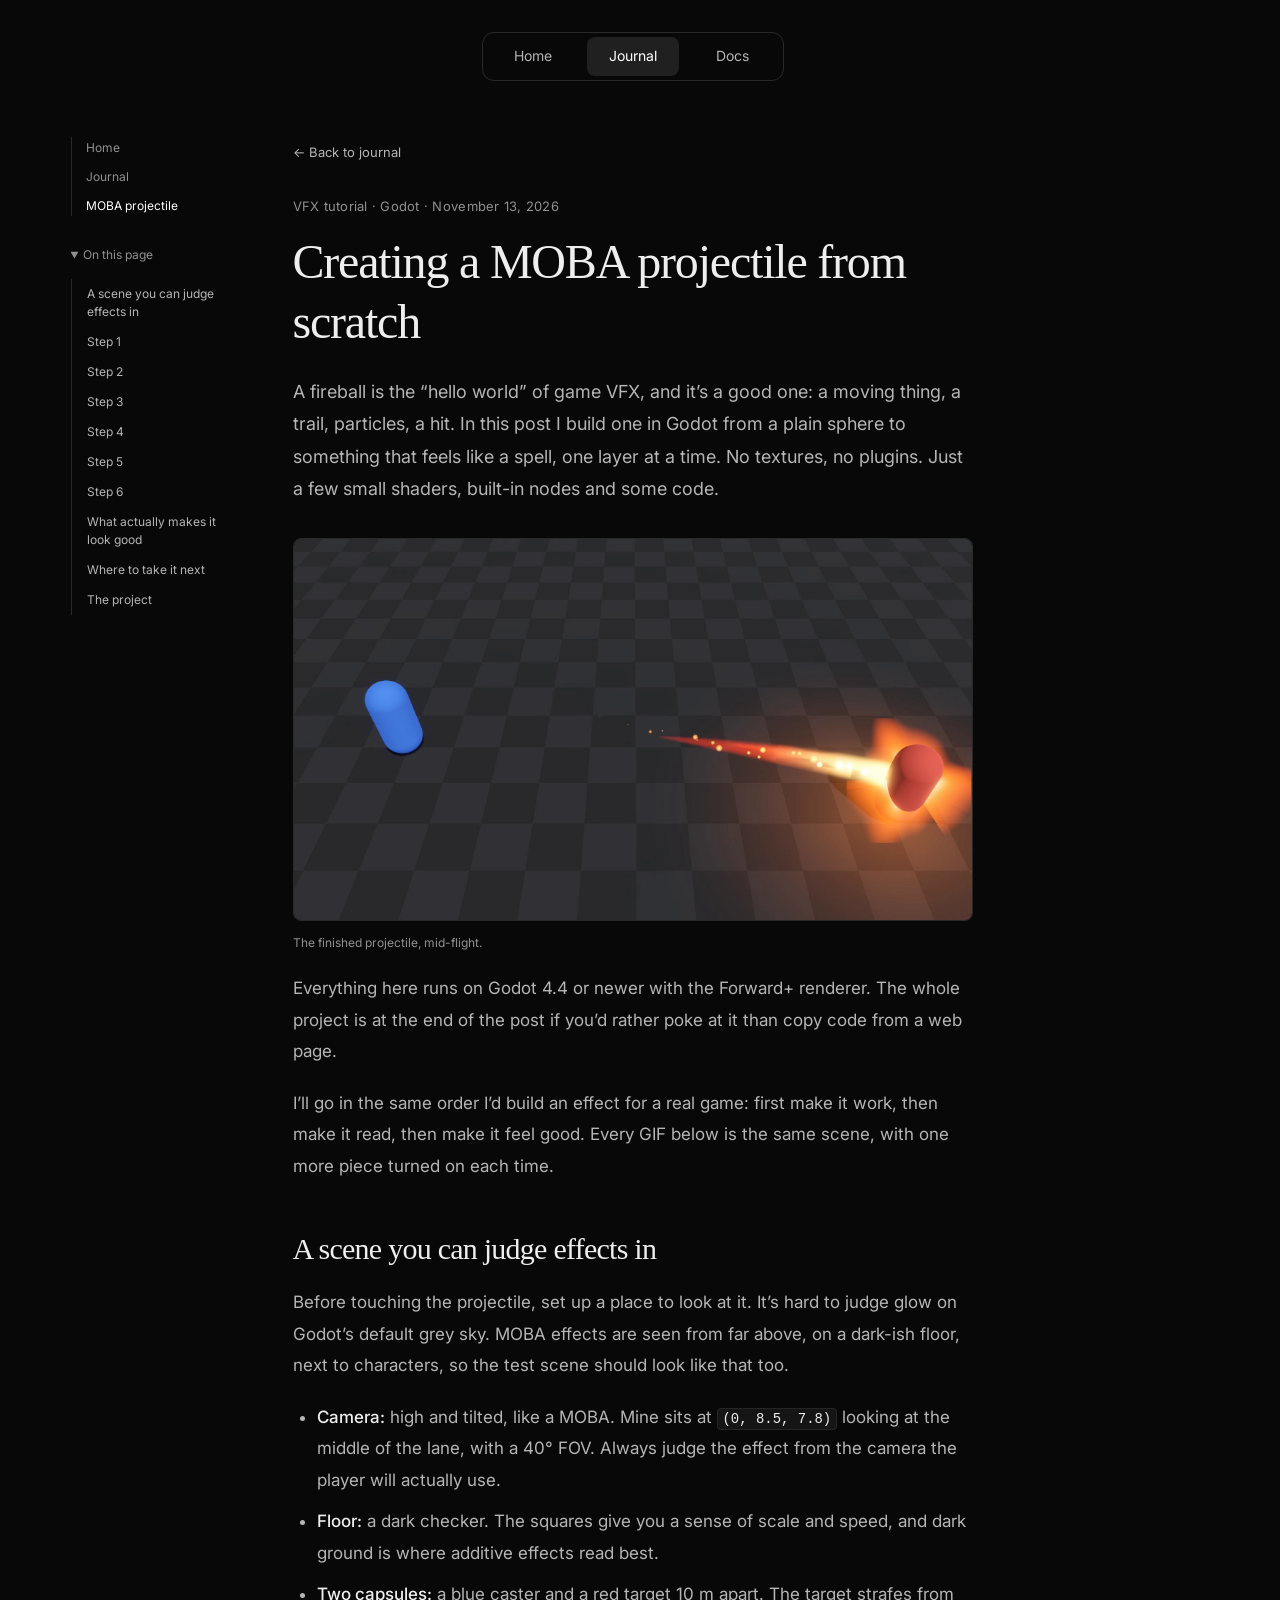
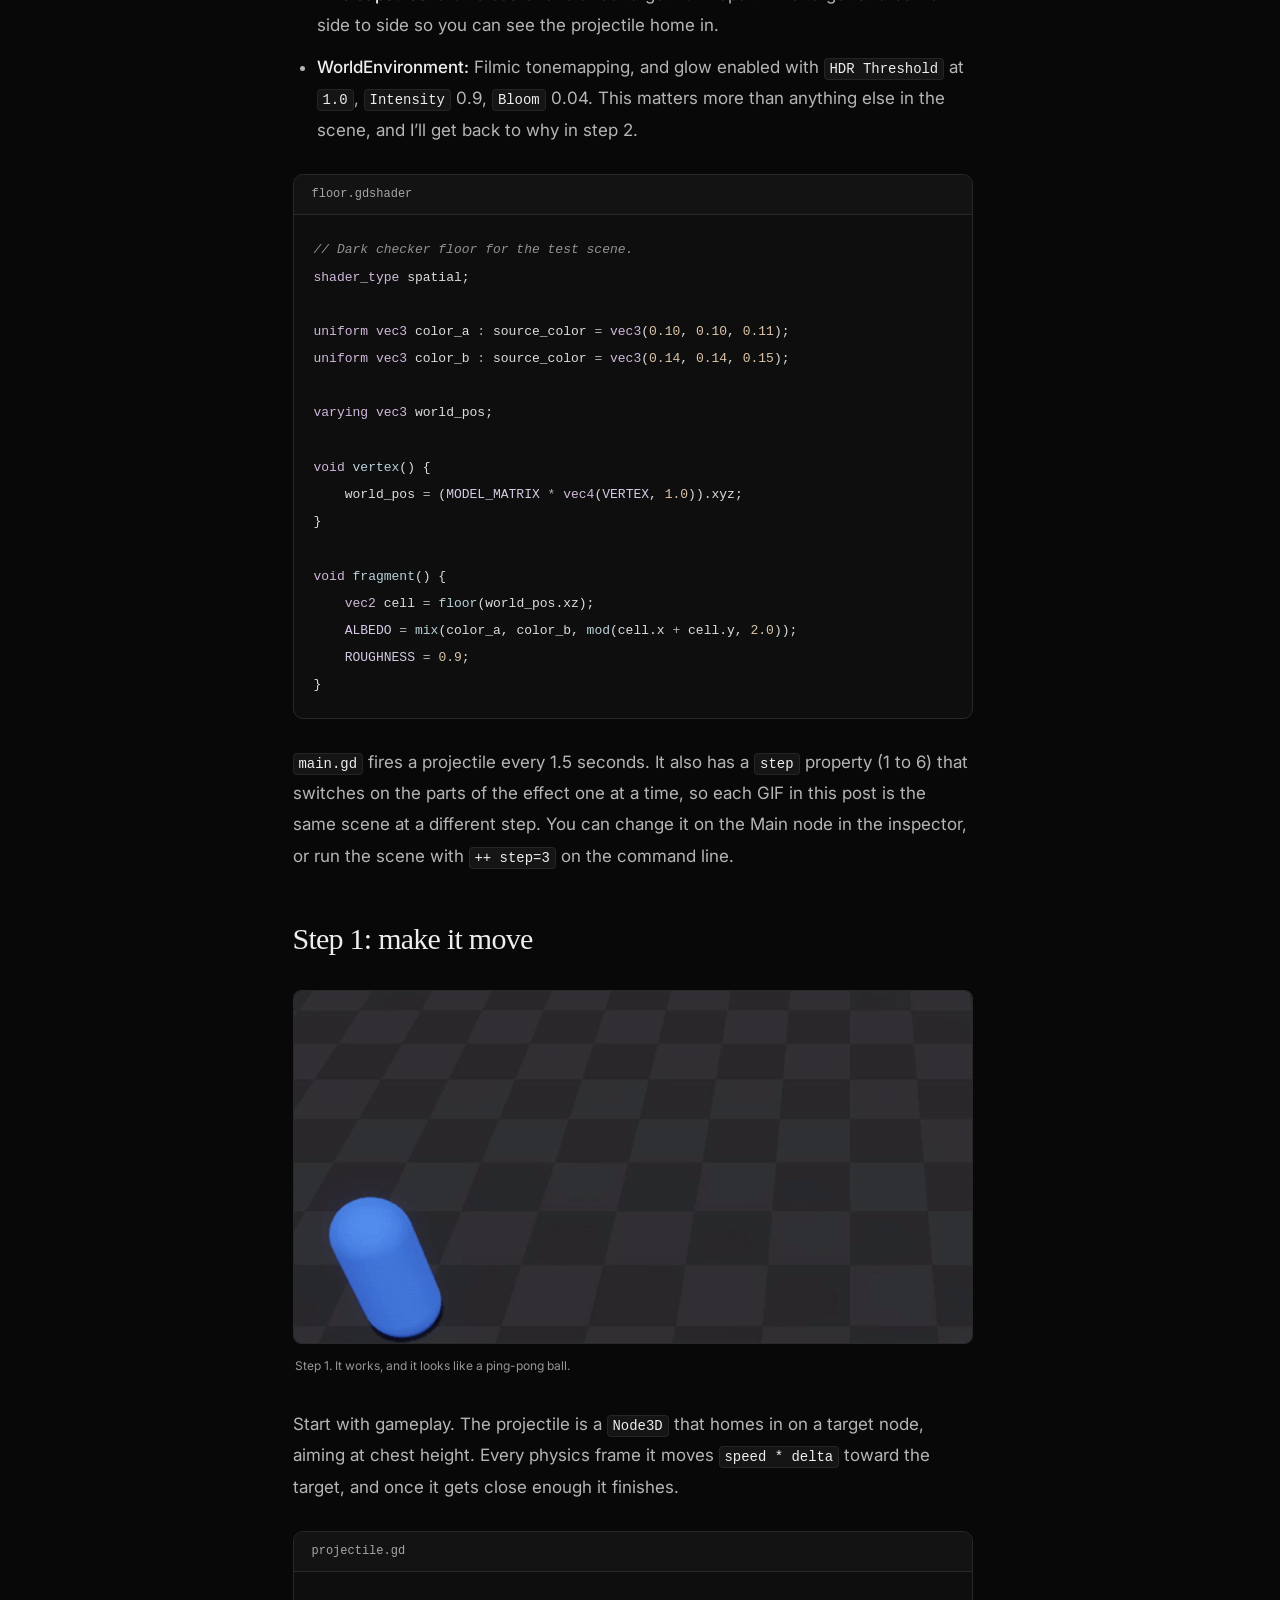
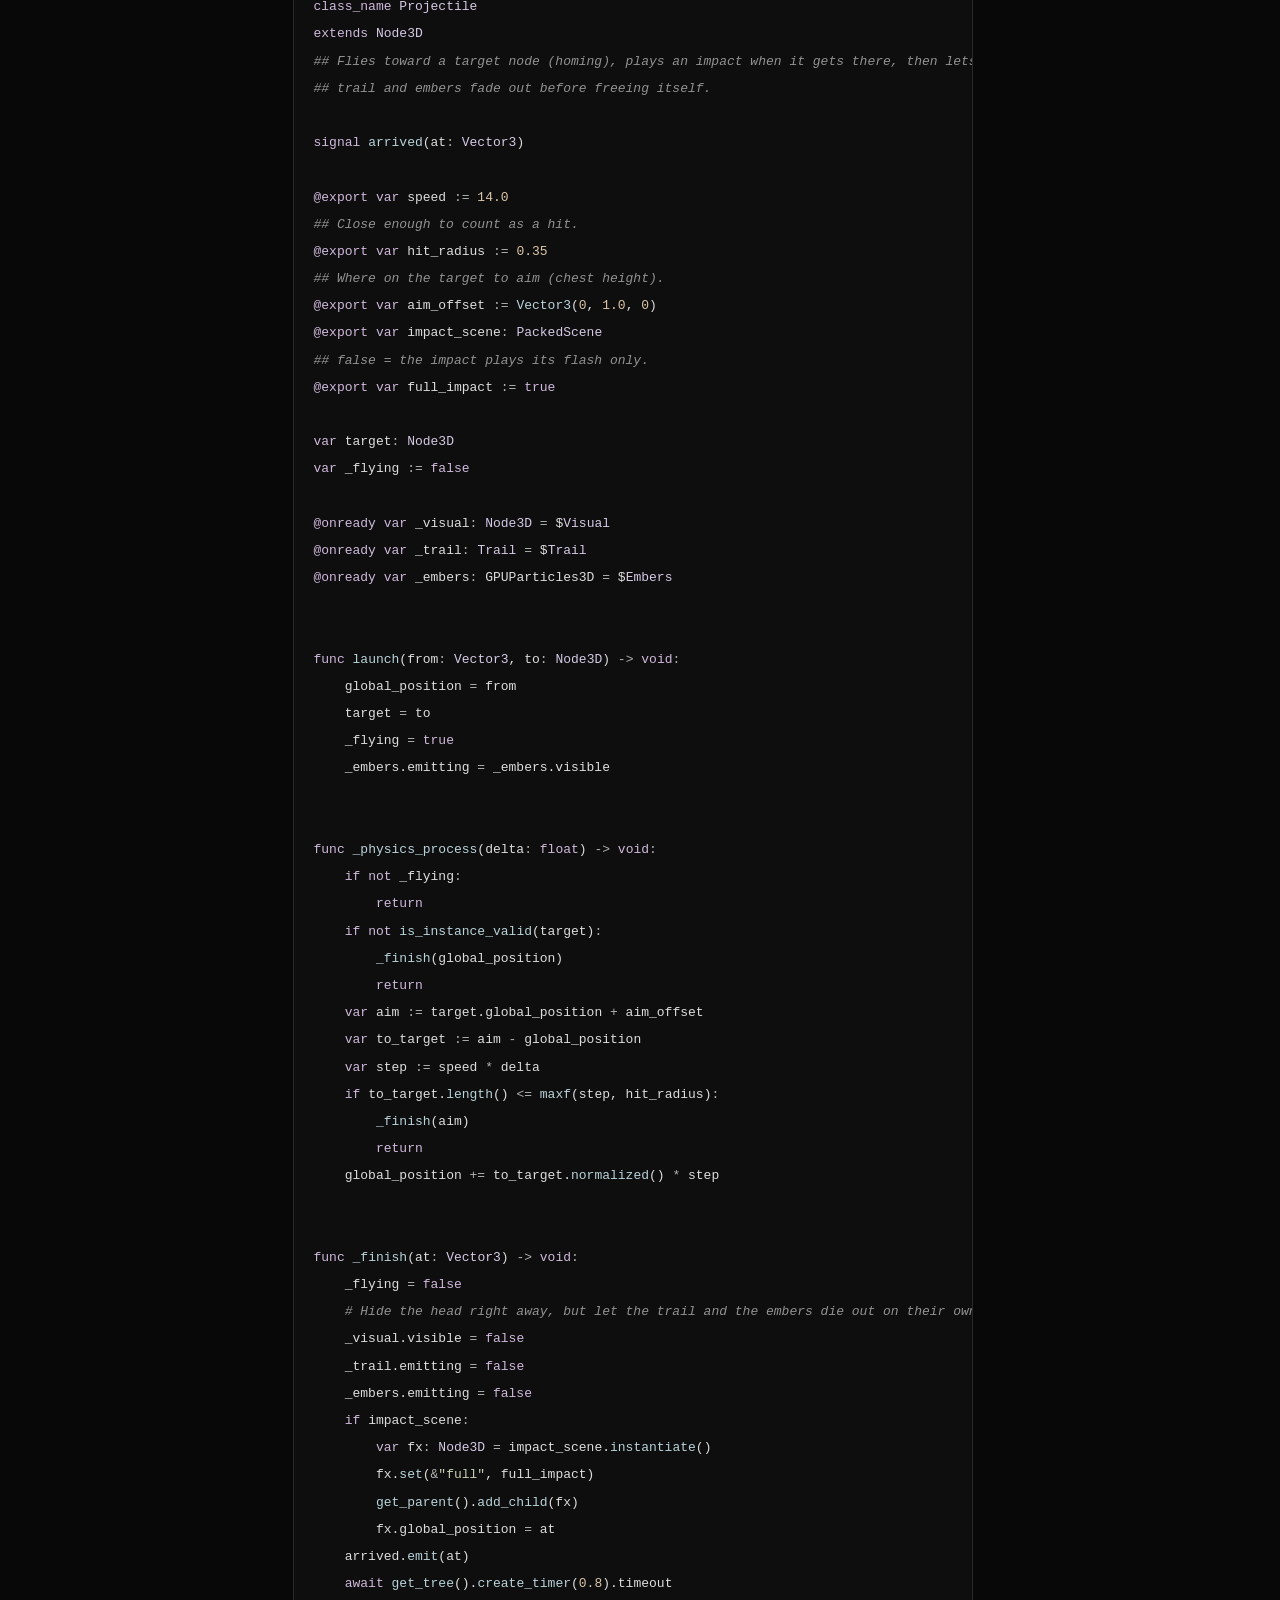
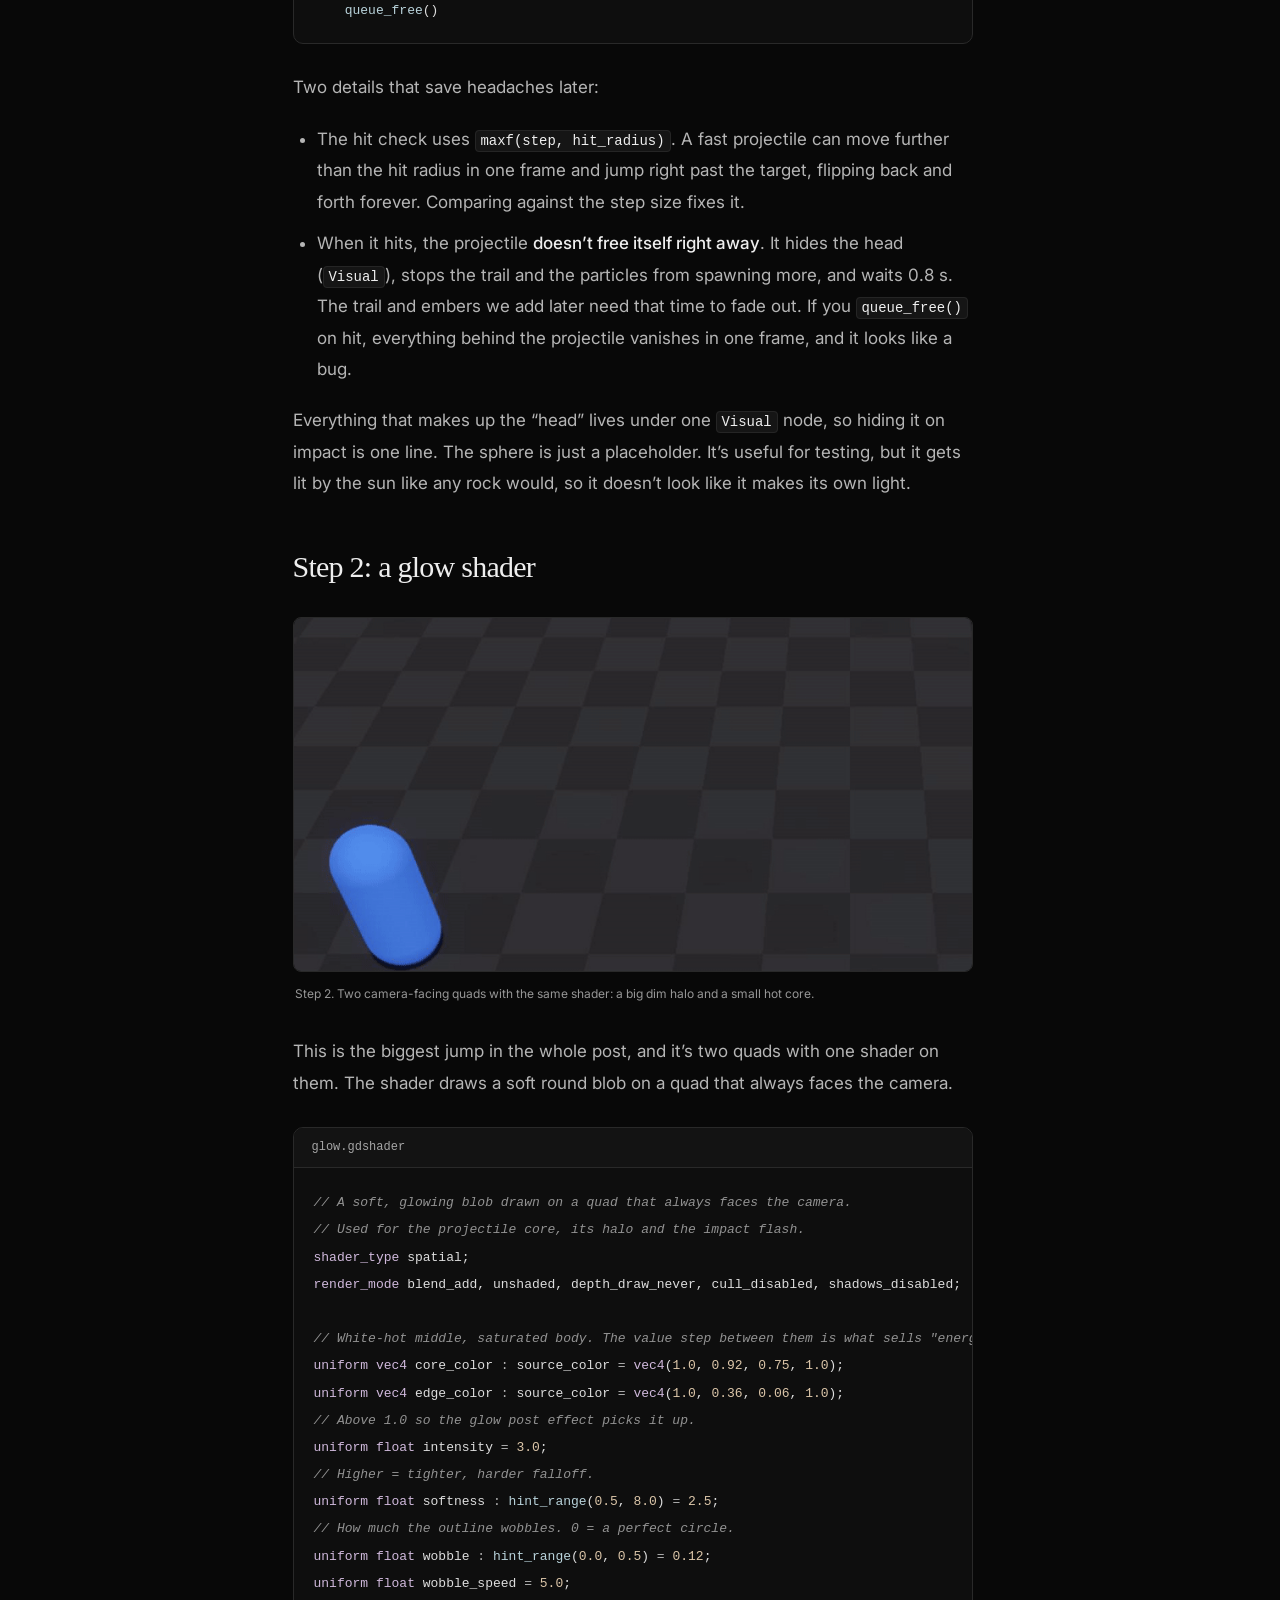
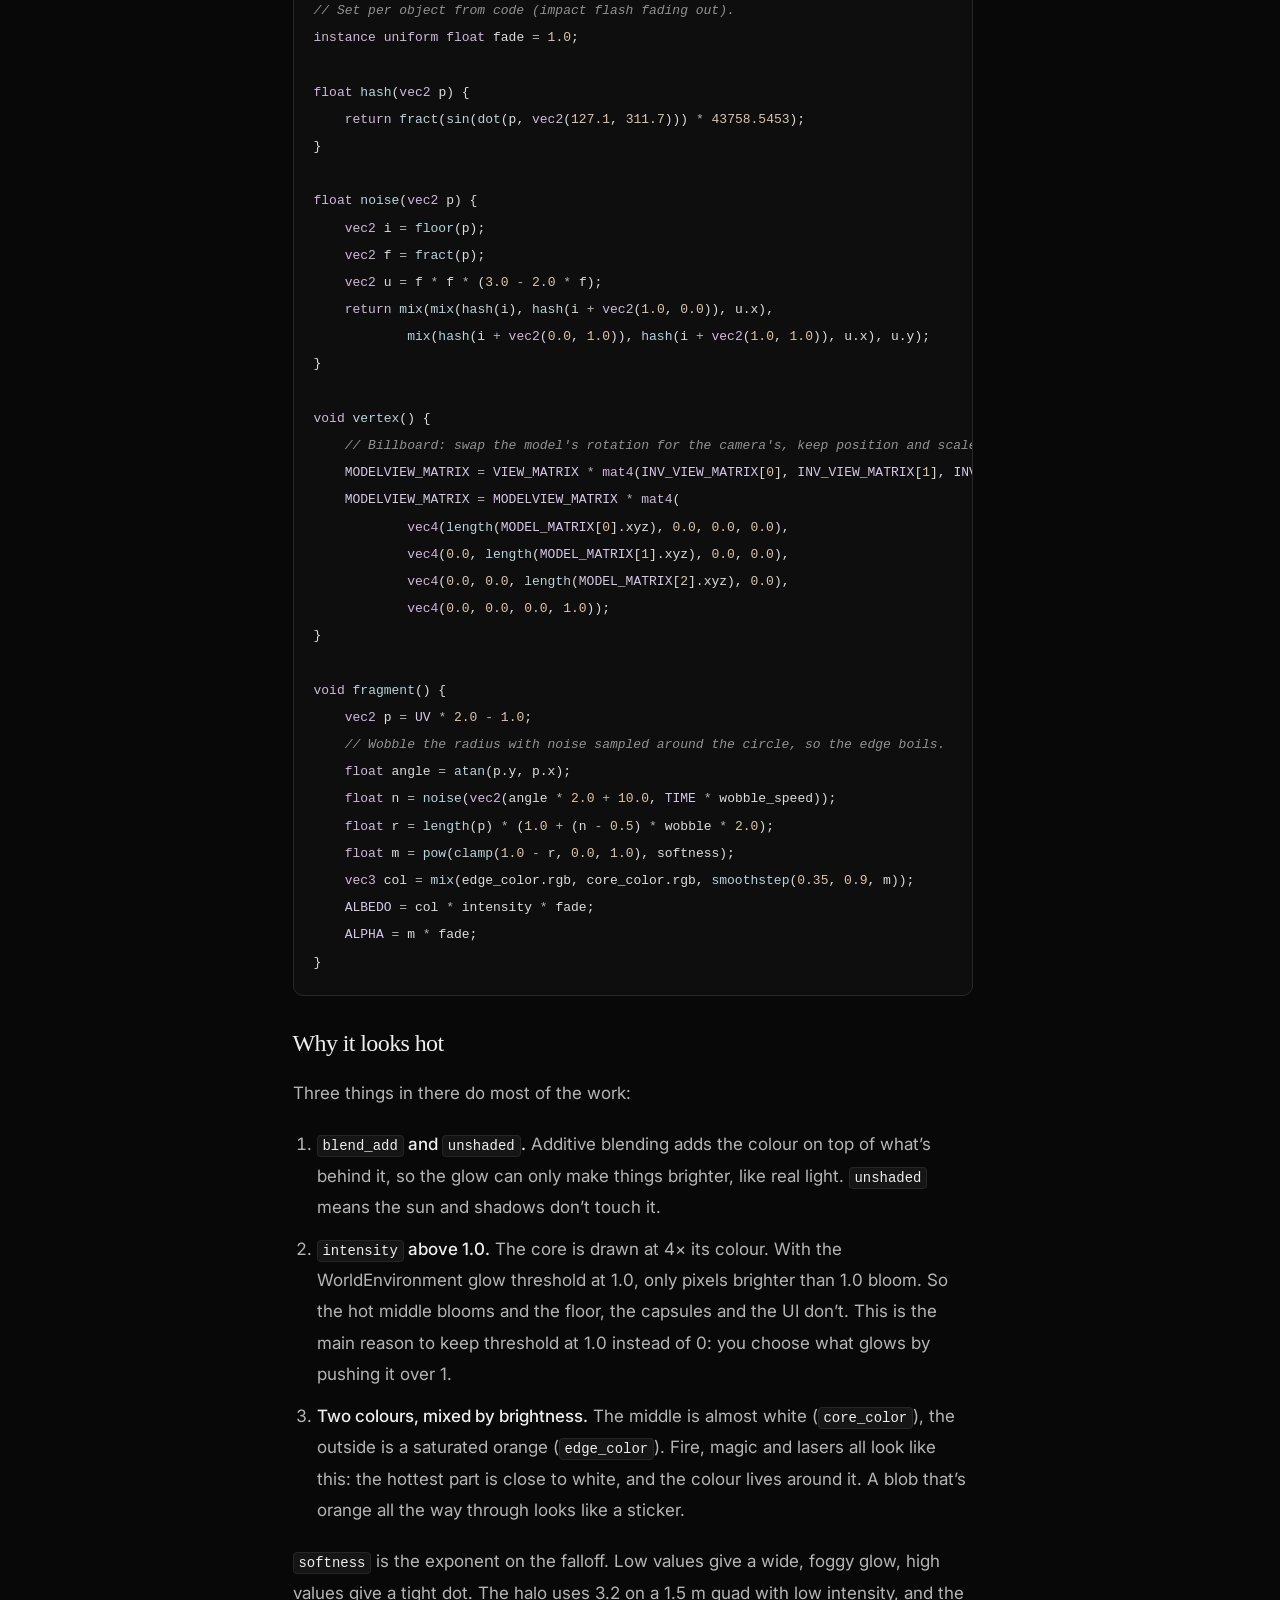
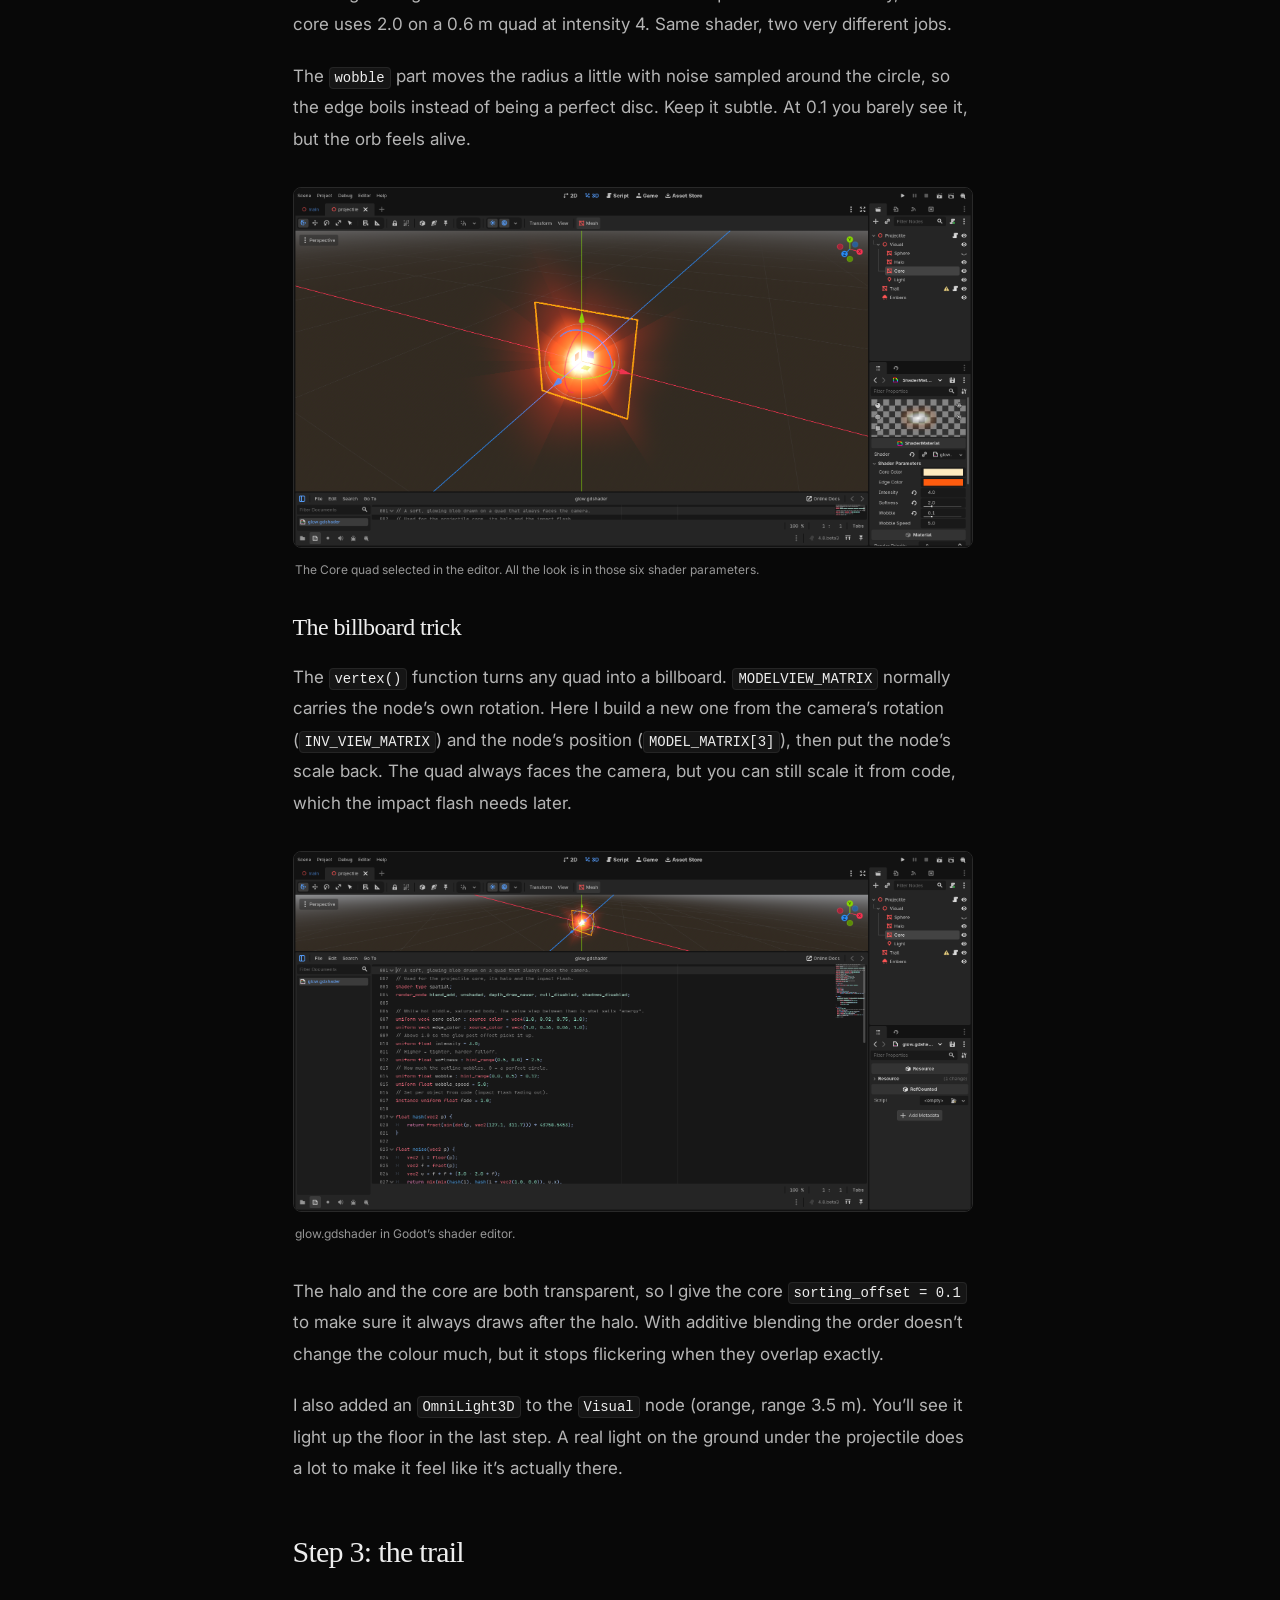
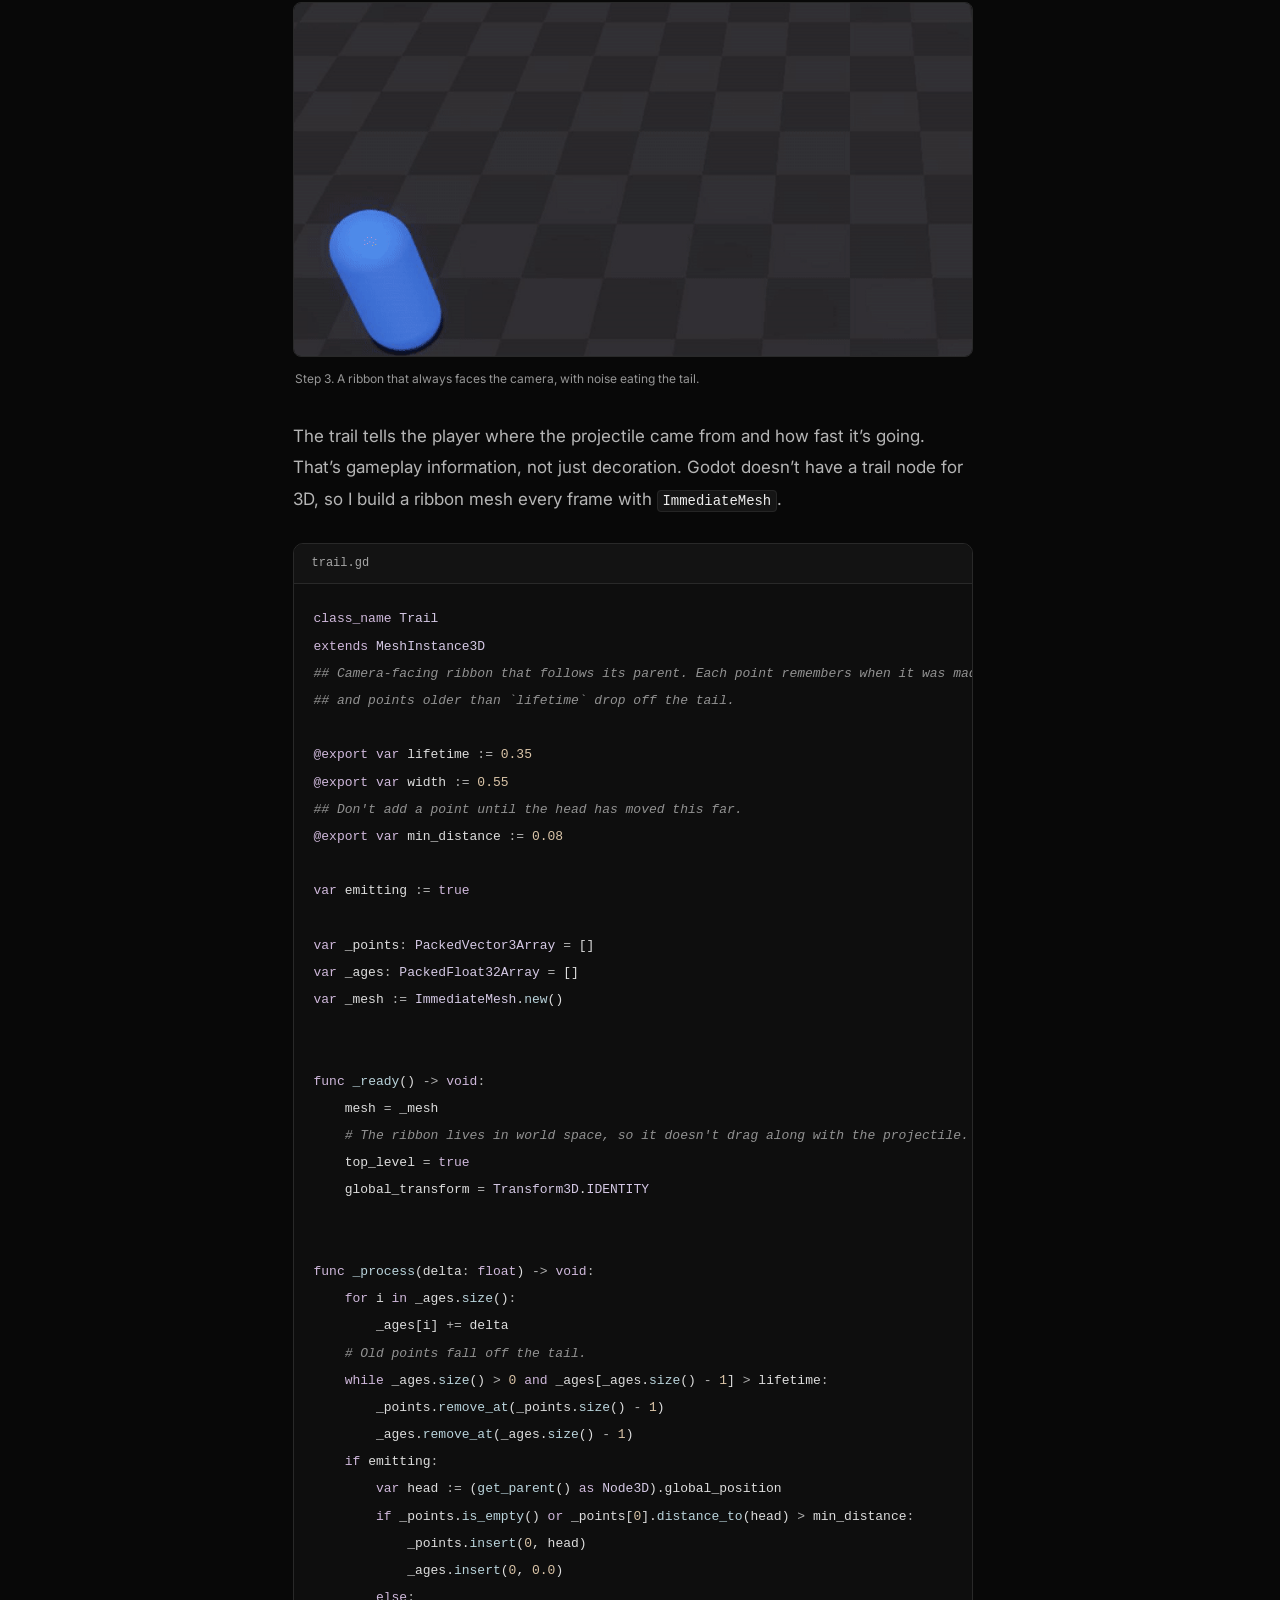
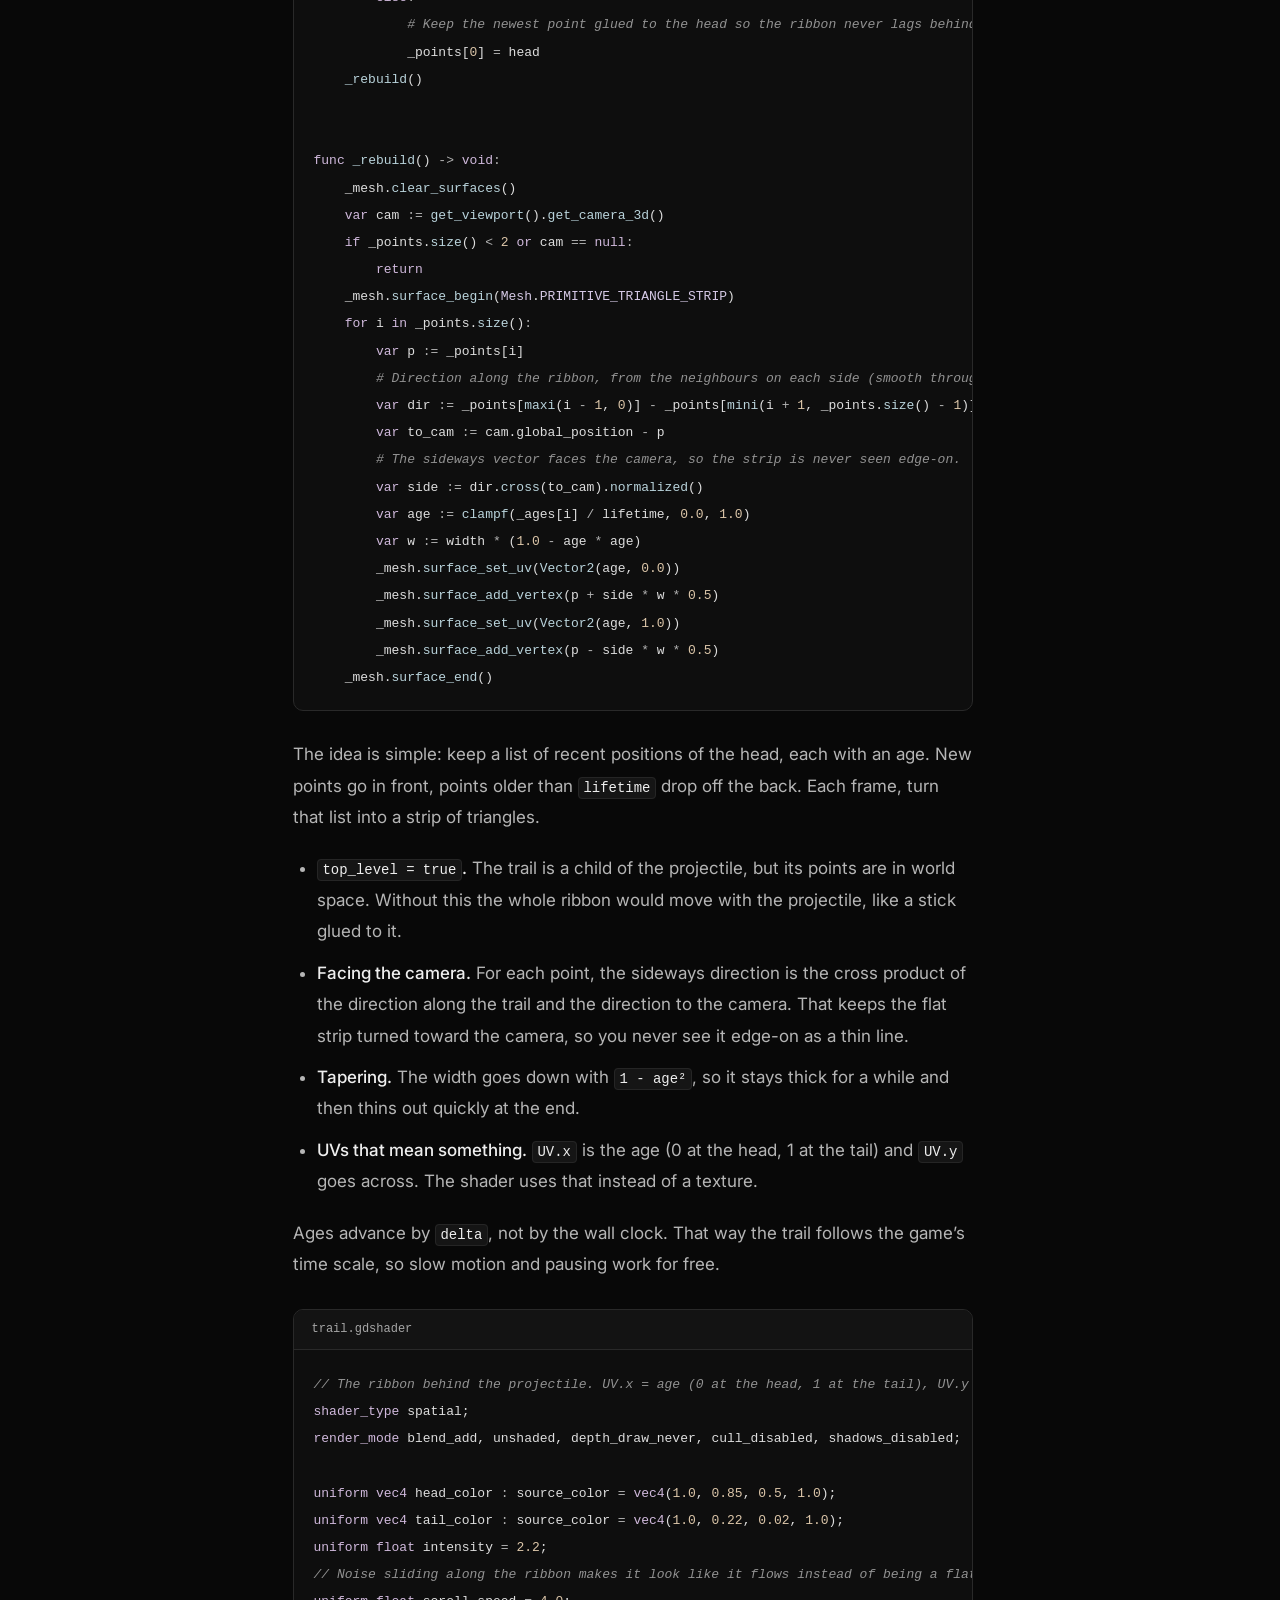
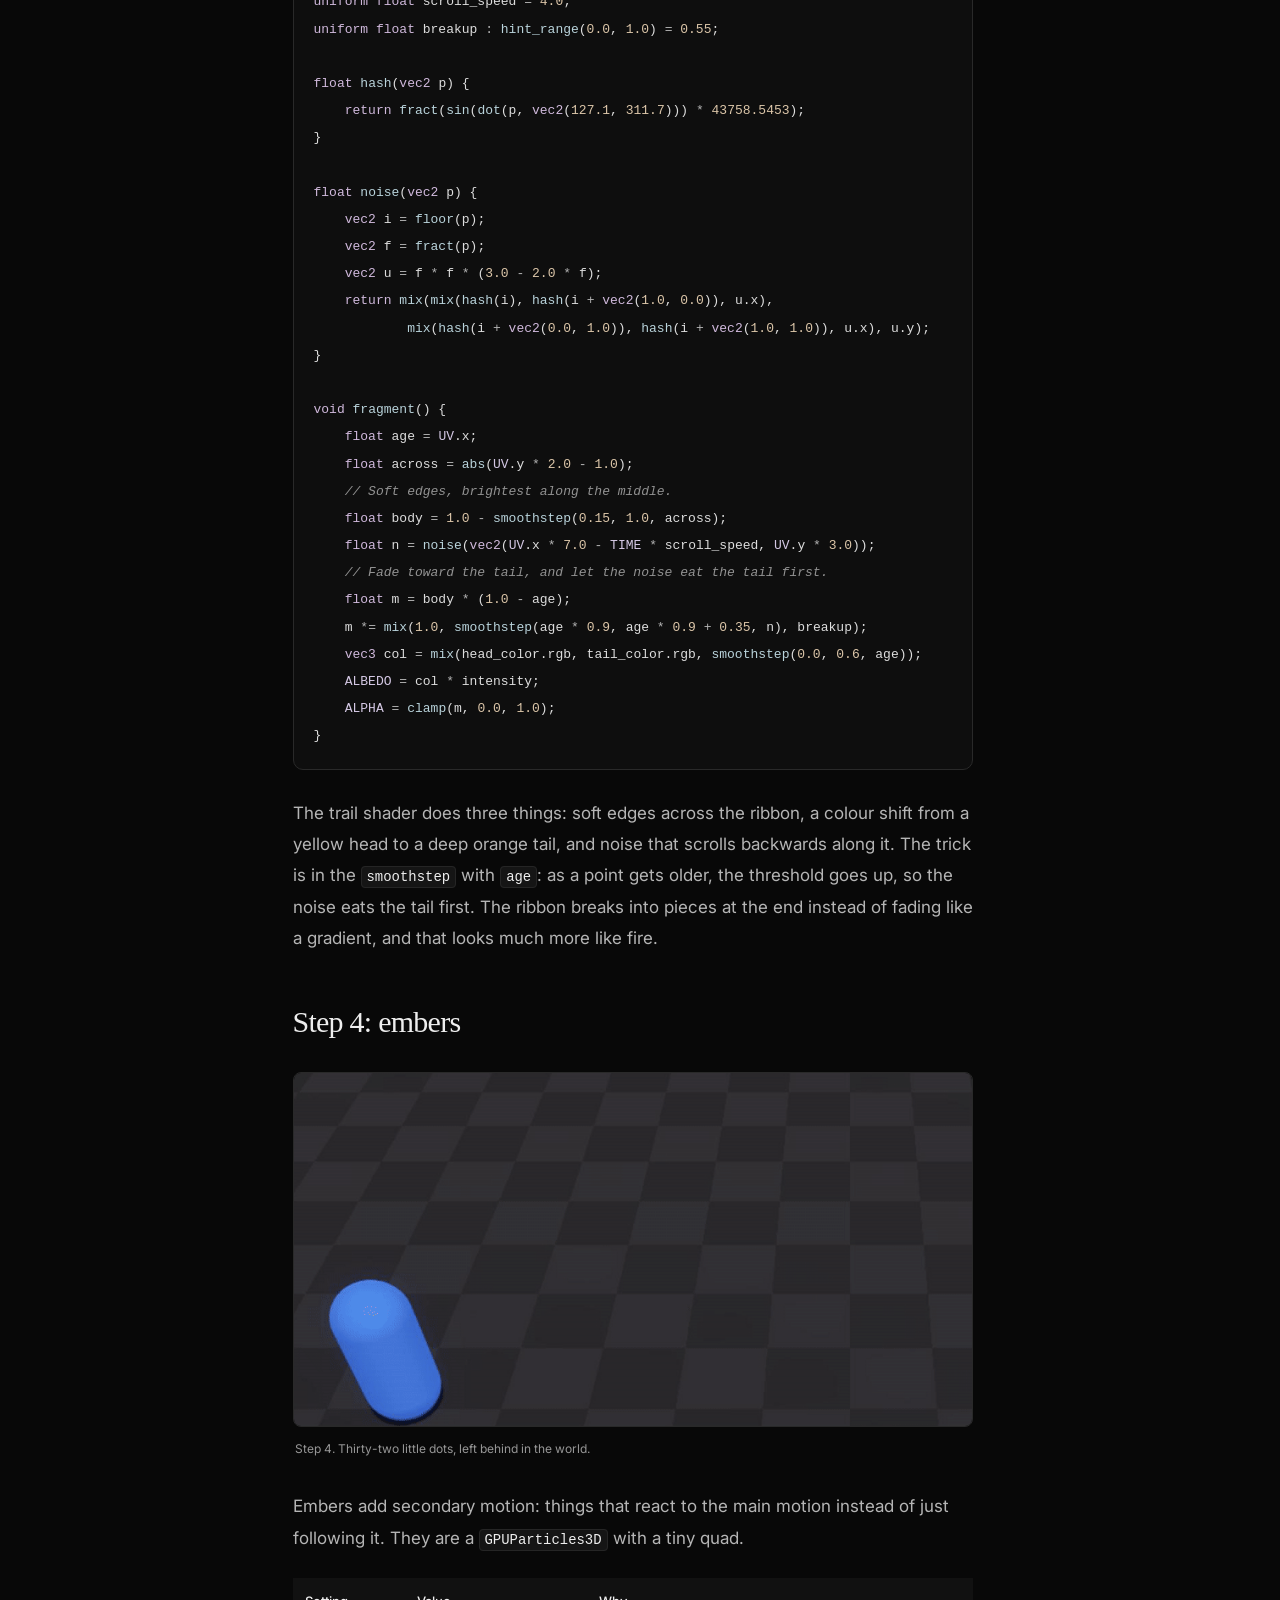
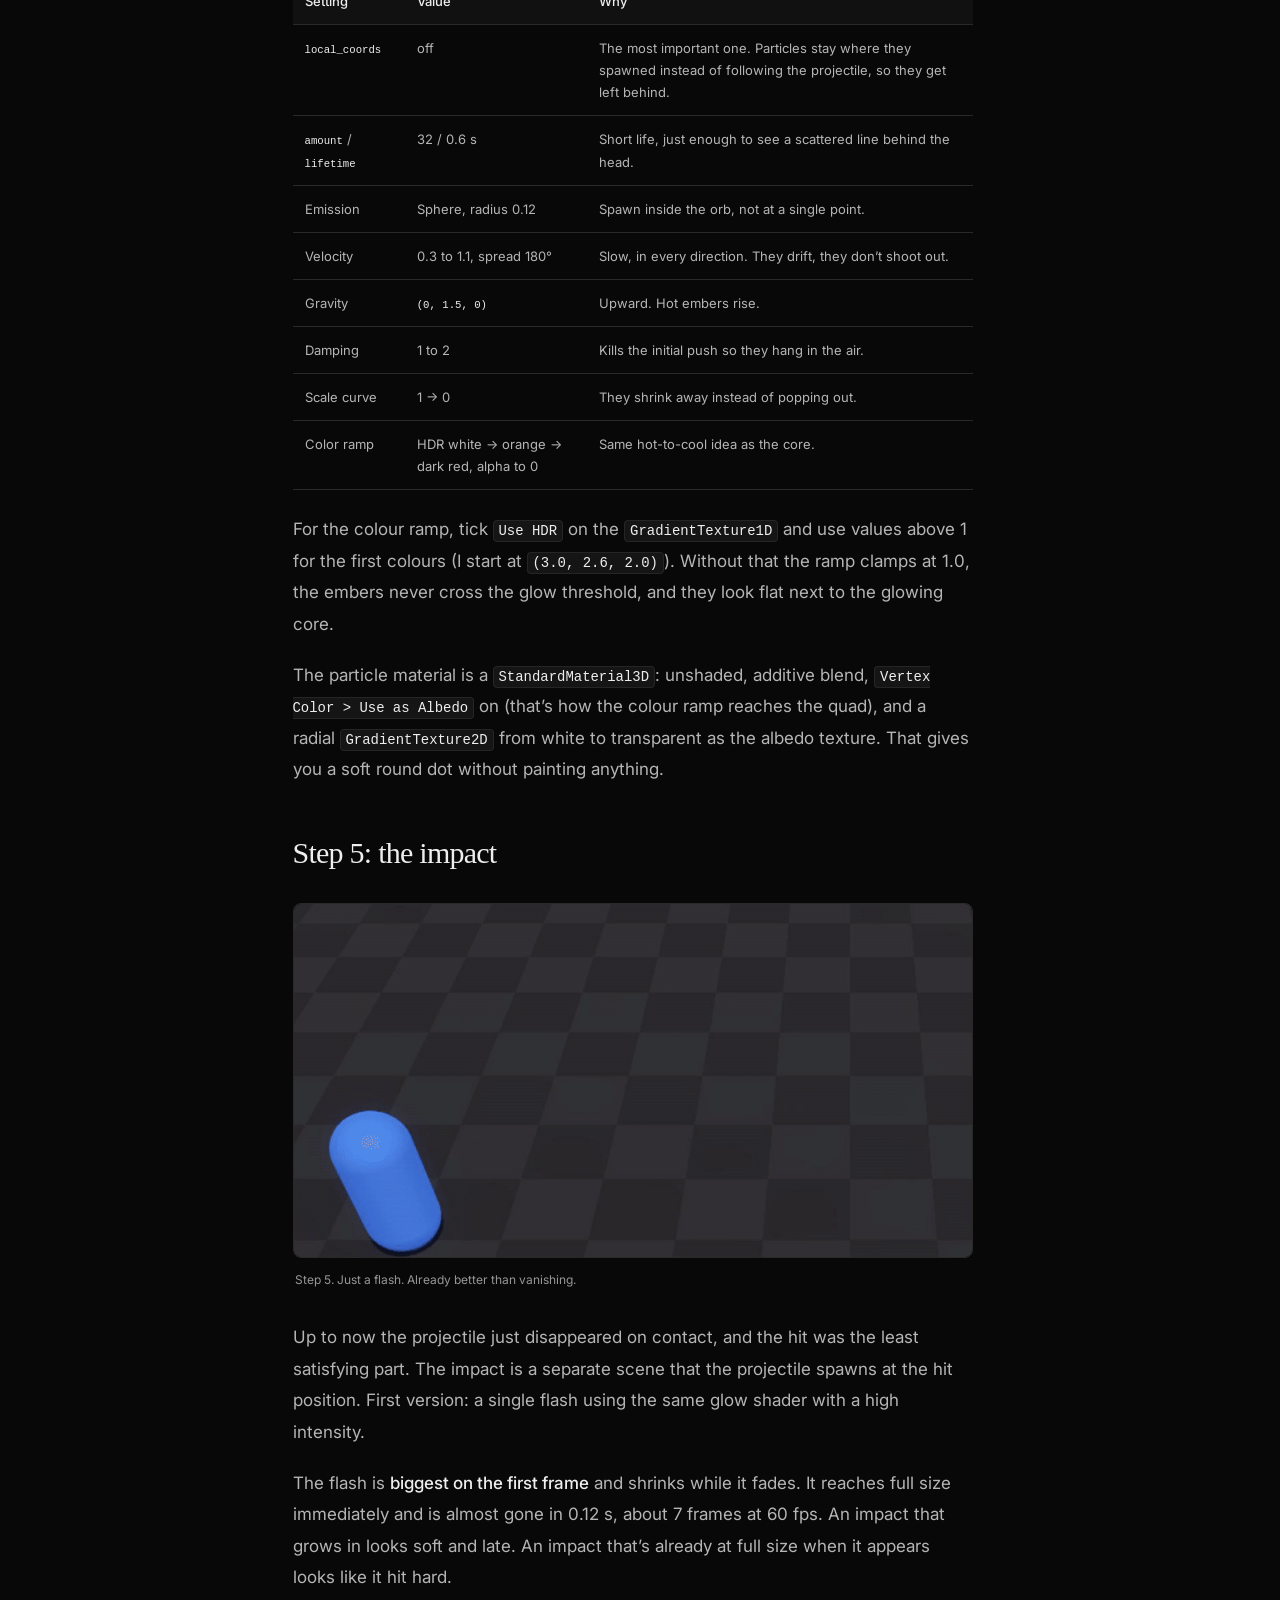
<file: blog_posts/moba-projectile/index.html>
<!DOCTYPE html>
<html lang="en" data-theme="dark">
<head>
  <meta charset="UTF-8">
  <meta name="viewport" content="width=device-width, initial-scale=1.0">
  <meta name="description" content="A step-by-step Godot tutorial: building a MOBA fireball from a plain sphere, with glow and trail shaders, particles, an impact and the polish that makes it feel good.">
  <title>Creating a MOBA projectile from scratch | Eduardo’s journal</title>
  <link rel="preconnect" href="https://fonts.googleapis.com">
  <link rel="preconnect" href="https://fonts.gstatic.com" crossorigin>
  <link href="https://fonts.googleapis.com/css2?family=Inter:wght@300;400;500;600&display=swap" rel="stylesheet">
  <link rel="stylesheet" href="../../index.css">
  <link rel="icon" type="image/png" href="../../ProfilePicture.png">
</head>
<body class="personal-site journal-post-page">
  <nav class="page-tabs" aria-label="Main navigation">
    <a href="../../index.html">Home</a>
    <a href="../../blog.html" aria-current="page">Journal</a>
    <a href="../../docs.html">Docs</a>
  </nav>
  <main class="journal-post">
    <article>
      <header class="post-header">
        <a href="../../blog.html" class="post-back">← Back to journal</a>
        <p class="section-label">VFX tutorial · Godot · <time datetime="2026-11-13">November 13, 2026</time></p>
        <h1 class="post-title">Creating a MOBA projectile from scratch</h1>
        <p class="post-lede">A fireball is the “hello world” of game VFX, and it’s a good one: a moving thing, a trail, particles, a hit. In this post I build one in Godot from a plain sphere to something that feels like a spell, one layer at a time. No textures, no plugins. Just a few small shaders, built-in nodes and some code.</p>
        <figure class="post-screenshot">
  <a href="hero.png" target="_blank" rel="noopener noreferrer" aria-label="View full size: A glowing orange fireball with a white-hot core streaks across a dark checkered floor, trailing a ribbon of fire and falling embers.">
    <img src="hero.png" alt="A glowing orange fireball with a white-hot core streaks across a dark checkered floor, trailing a ribbon of fire and falling embers." width="1920" height="1080" loading="eager" decoding="async">
  </a>
  <figcaption>The finished projectile, mid-flight.</figcaption>
</figure>
      </header>
      <aside class="post-sidebar">
        <div class="post-sidebar-inner">
          <nav class="post-breadcrumbs" aria-label="Breadcrumb">
            <a href="../../index.html">Home</a>
            <a href="../../blog.html">Journal</a>
            <span aria-current="page">MOBA projectile</span>
          </nav>
          <details class="post-outline" open>
            <summary>On this page</summary>
      <nav class="post-contents" aria-label="Article sections">
        <a href="#scene">A scene you can judge effects in</a><a href="#move">Step 1</a><a href="#glow">Step 2</a><a href="#trail">Step 3</a><a href="#embers">Step 4</a><a href="#impact">Step 5</a><a href="#polish">Step 6</a><a href="#look">What actually makes it look good</a><a href="#next">Where to take it next</a><a href="#download">The project</a>
      </nav>
          </details>
        </div>
      </aside>
      <div class="post-body">
<p>Everything here runs on Godot 4.4 or newer with the Forward+ renderer. The whole project is at the end of the post if you’d rather poke at it than copy code from a web page.</p>
<p>I’ll go in the same order I’d build an effect for a real game: first make it work, then make it read, then make it feel good. Every GIF below is the same scene, with one more piece turned on each time.</p>

<h2 id="scene">A scene you can judge effects in</h2>
<p>Before touching the projectile, set up a place to look at it. It’s hard to judge glow on Godot’s default grey sky. MOBA effects are seen from far above, on a dark-ish floor, next to characters, so the test scene should look like that too.</p>
<ul><li><strong>Camera:</strong> high and tilted, like a MOBA. Mine sits at <code>(0, 8.5, 7.8)</code> looking at the middle of the lane, with a 40° FOV. Always judge the effect from the camera the player will actually use.</li><li><strong>Floor:</strong> a dark checker. The squares give you a sense of scale and speed, and dark ground is where additive effects read best.</li><li><strong>Two capsules:</strong> a blue caster and a red target 10 m apart. The target strafes from side to side so you can see the projectile home in.</li><li><strong>WorldEnvironment:</strong> Filmic tonemapping, and glow enabled with <code>HDR Threshold</code> at <code>1.0</code>, <code>Intensity</code> 0.9, <code>Bloom</code> 0.04. This matters more than anything else in the scene, and I’ll get back to why in step 2.</li></ul>
<div class="code-block"><div class="code-label">floor.gdshader</div><pre><code><span class="syntax-comment">// Dark checker floor for the test scene.</span>
<span class="syntax-keyword">shader_type</span> spatial;

<span class="syntax-keyword">uniform</span> <span class="syntax-keyword">vec3</span> color_a <span class="syntax-operator">:</span> source_color <span class="syntax-operator">=</span> <span class="syntax-keyword">vec3</span>(<span class="syntax-number">0.10</span>, <span class="syntax-number">0.10</span>, <span class="syntax-number">0.11</span>);
<span class="syntax-keyword">uniform</span> <span class="syntax-keyword">vec3</span> color_b <span class="syntax-operator">:</span> source_color <span class="syntax-operator">=</span> <span class="syntax-keyword">vec3</span>(<span class="syntax-number">0.14</span>, <span class="syntax-number">0.14</span>, <span class="syntax-number">0.15</span>);

<span class="syntax-keyword">varying</span> <span class="syntax-keyword">vec3</span> world_pos;

<span class="syntax-keyword">void</span> <span class="syntax-function">vertex</span>() {
	world_pos <span class="syntax-operator">=</span> (<span class="syntax-constant">MODEL_MATRIX</span> <span class="syntax-operator">*</span> <span class="syntax-keyword">vec4</span>(<span class="syntax-constant">VERTEX</span>, <span class="syntax-number">1.0</span>)).xyz;
}

<span class="syntax-keyword">void</span> <span class="syntax-function">fragment</span>() {
	<span class="syntax-keyword">vec2</span> cell <span class="syntax-operator">=</span> <span class="syntax-function">floor</span>(world_pos.xz);
	<span class="syntax-constant">ALBEDO</span> <span class="syntax-operator">=</span> <span class="syntax-function">mix</span>(color_a, color_b, <span class="syntax-function">mod</span>(cell.x <span class="syntax-operator">+</span> cell.y, <span class="syntax-number">2.0</span>));
	<span class="syntax-constant">ROUGHNESS</span> <span class="syntax-operator">=</span> <span class="syntax-number">0.9</span>;
}</code></pre></div>
<p><code>main.gd</code> fires a projectile every 1.5 seconds. It also has a <code>step</code> property (1 to 6) that switches on the parts of the effect one at a time, so each GIF in this post is the same scene at a different step. You can change it on the Main node in the inspector, or run the scene with <code>++ step=3</code> on the command line.</p>

<h2 id="move">Step 1: make it move</h2>
<figure class="post-screenshot">
  <a href="step1.gif" target="_blank" rel="noopener noreferrer" aria-label="View full size: An orange sphere flies from a blue capsule to a red one and disappears on contact.">
    <img src="step1.gif" alt="An orange sphere flies from a blue capsule to a red one and disappears on contact." width="800" height="416" loading="lazy" decoding="async">
  </a>
  <figcaption>Step 1. It works, and it looks like a ping-pong ball.</figcaption>
</figure>
<p>Start with gameplay. The projectile is a <code>Node3D</code> that homes in on a target node, aiming at chest height. Every physics frame it moves <code>speed * delta</code> toward the target, and once it gets close enough it finishes.</p>
<div class="code-block"><div class="code-label">projectile.gd</div><pre><code><span class="syntax-keyword">class_name</span> <span class="syntax-constant">Projectile</span>
<span class="syntax-keyword">extends</span> <span class="syntax-constant">Node3D</span>
<span class="syntax-comment">## Flies toward a target node (homing), plays an impact when it gets there, then lets its</span>
<span class="syntax-comment">## trail and embers fade out before freeing itself.</span>

<span class="syntax-keyword">signal</span> <span class="syntax-function">arrived</span>(at<span class="syntax-operator">:</span> <span class="syntax-constant">Vector3</span>)

<span class="syntax-keyword">@export</span> <span class="syntax-keyword">var</span> speed <span class="syntax-operator">:=</span> <span class="syntax-number">14.0</span>
<span class="syntax-comment">## Close enough to count as a hit.</span>
<span class="syntax-keyword">@export</span> <span class="syntax-keyword">var</span> hit_radius <span class="syntax-operator">:=</span> <span class="syntax-number">0.35</span>
<span class="syntax-comment">## Where on the target to aim (chest height).</span>
<span class="syntax-keyword">@export</span> <span class="syntax-keyword">var</span> aim_offset <span class="syntax-operator">:=</span> <span class="syntax-function">Vector3</span>(<span class="syntax-number">0</span>, <span class="syntax-number">1.0</span>, <span class="syntax-number">0</span>)
<span class="syntax-keyword">@export</span> <span class="syntax-keyword">var</span> impact_scene<span class="syntax-operator">:</span> <span class="syntax-constant">PackedScene</span>
<span class="syntax-comment">## false = the impact plays its flash only.</span>
<span class="syntax-keyword">@export</span> <span class="syntax-keyword">var</span> full_impact <span class="syntax-operator">:=</span> <span class="syntax-keyword">true</span>

<span class="syntax-keyword">var</span> target<span class="syntax-operator">:</span> <span class="syntax-constant">Node3D</span>
<span class="syntax-keyword">var</span> _flying <span class="syntax-operator">:=</span> <span class="syntax-keyword">false</span>

<span class="syntax-keyword">@onready</span> <span class="syntax-keyword">var</span> _visual<span class="syntax-operator">:</span> <span class="syntax-constant">Node3D</span> <span class="syntax-operator">=</span> $<span class="syntax-constant">Visual</span>
<span class="syntax-keyword">@onready</span> <span class="syntax-keyword">var</span> _trail<span class="syntax-operator">:</span> <span class="syntax-constant">Trail</span> <span class="syntax-operator">=</span> $<span class="syntax-constant">Trail</span>
<span class="syntax-keyword">@onready</span> <span class="syntax-keyword">var</span> _embers<span class="syntax-operator">:</span> GPUParticles3D <span class="syntax-operator">=</span> $<span class="syntax-constant">Embers</span>


<span class="syntax-keyword">func</span> <span class="syntax-function">launch</span>(from<span class="syntax-operator">:</span> <span class="syntax-constant">Vector3</span>, to<span class="syntax-operator">:</span> <span class="syntax-constant">Node3D</span>) <span class="syntax-operator">-&gt;</span> <span class="syntax-keyword">void</span><span class="syntax-operator">:</span>
	global_position <span class="syntax-operator">=</span> from
	target <span class="syntax-operator">=</span> to
	_flying <span class="syntax-operator">=</span> <span class="syntax-keyword">true</span>
	_embers.emitting <span class="syntax-operator">=</span> _embers.visible


<span class="syntax-keyword">func</span> <span class="syntax-function">_physics_process</span>(delta<span class="syntax-operator">:</span> <span class="syntax-keyword">float</span>) <span class="syntax-operator">-&gt;</span> <span class="syntax-keyword">void</span><span class="syntax-operator">:</span>
	<span class="syntax-keyword">if</span> <span class="syntax-keyword">not</span> _flying<span class="syntax-operator">:</span>
		<span class="syntax-keyword">return</span>
	<span class="syntax-keyword">if</span> <span class="syntax-keyword">not</span> <span class="syntax-function">is_instance_valid</span>(target)<span class="syntax-operator">:</span>
		<span class="syntax-function">_finish</span>(global_position)
		<span class="syntax-keyword">return</span>
	<span class="syntax-keyword">var</span> aim <span class="syntax-operator">:=</span> target.global_position <span class="syntax-operator">+</span> aim_offset
	<span class="syntax-keyword">var</span> to_target <span class="syntax-operator">:=</span> aim <span class="syntax-operator">-</span> global_position
	<span class="syntax-keyword">var</span> step <span class="syntax-operator">:=</span> speed <span class="syntax-operator">*</span> delta
	<span class="syntax-keyword">if</span> to_target.<span class="syntax-function">length</span>() <span class="syntax-operator">&lt;=</span> <span class="syntax-function">maxf</span>(step, hit_radius)<span class="syntax-operator">:</span>
		<span class="syntax-function">_finish</span>(aim)
		<span class="syntax-keyword">return</span>
	global_position <span class="syntax-operator">+=</span> to_target.<span class="syntax-function">normalized</span>() <span class="syntax-operator">*</span> step


<span class="syntax-keyword">func</span> <span class="syntax-function">_finish</span>(at<span class="syntax-operator">:</span> <span class="syntax-constant">Vector3</span>) <span class="syntax-operator">-&gt;</span> <span class="syntax-keyword">void</span><span class="syntax-operator">:</span>
	_flying <span class="syntax-operator">=</span> <span class="syntax-keyword">false</span>
	<span class="syntax-comment"># Hide the head right away, but let the trail and the embers die out on their own.</span>
	_visual.visible <span class="syntax-operator">=</span> <span class="syntax-keyword">false</span>
	_trail.emitting <span class="syntax-operator">=</span> <span class="syntax-keyword">false</span>
	_embers.emitting <span class="syntax-operator">=</span> <span class="syntax-keyword">false</span>
	<span class="syntax-keyword">if</span> impact_scene<span class="syntax-operator">:</span>
		<span class="syntax-keyword">var</span> fx<span class="syntax-operator">:</span> <span class="syntax-constant">Node3D</span> <span class="syntax-operator">=</span> impact_scene.<span class="syntax-function">instantiate</span>()
		fx.<span class="syntax-function">set</span>(<span class="syntax-operator">&amp;</span><span class="syntax-string">"full"</span>, full_impact)
		<span class="syntax-function">get_parent</span>().<span class="syntax-function">add_child</span>(fx)
		fx.global_position <span class="syntax-operator">=</span> at
	arrived.<span class="syntax-function">emit</span>(at)
	<span class="syntax-keyword">await</span> <span class="syntax-function">get_tree</span>().<span class="syntax-function">create_timer</span>(<span class="syntax-number">0.8</span>).timeout
	<span class="syntax-function">queue_free</span>()</code></pre></div>
<p>Two details that save headaches later:</p>
<ul><li>The hit check uses <code>maxf(step, hit_radius)</code>. A fast projectile can move further than the hit radius in one frame and jump right past the target, flipping back and forth forever. Comparing against the step size fixes it.</li><li>When it hits, the projectile <strong>doesn’t free itself right away</strong>. It hides the head (<code>Visual</code>), stops the trail and the particles from spawning more, and waits 0.8 s. The trail and embers we add later need that time to fade out. If you <code>queue_free()</code> on hit, everything behind the projectile vanishes in one frame, and it looks like a bug.</li></ul>
<p>Everything that makes up the “head” lives under one <code>Visual</code> node, so hiding it on impact is one line. The sphere is just a placeholder. It’s useful for testing, but it gets lit by the sun like any rock would, so it doesn’t look like it makes its own light.</p>

<h2 id="glow">Step 2: a glow shader</h2>
<figure class="post-screenshot">
  <a href="step2.gif" target="_blank" rel="noopener noreferrer" aria-label="View full size: The sphere is replaced by a glowing orange orb with a white-hot middle and a soft halo.">
    <img src="step2.gif" alt="The sphere is replaced by a glowing orange orb with a white-hot middle and a soft halo." width="800" height="416" loading="lazy" decoding="async">
  </a>
  <figcaption>Step 2. Two camera-facing quads with the same shader: a big dim halo and a small hot core.</figcaption>
</figure>
<p>This is the biggest jump in the whole post, and it’s two quads with one shader on them. The shader draws a soft round blob on a quad that always faces the camera.</p>
<div class="code-block"><div class="code-label">glow.gdshader</div><pre><code><span class="syntax-comment">// A soft, glowing blob drawn on a quad that always faces the camera.</span>
<span class="syntax-comment">// Used for the projectile core, its halo and the impact flash.</span>
<span class="syntax-keyword">shader_type</span> spatial;
<span class="syntax-keyword">render_mode</span> blend_add, unshaded, depth_draw_never, cull_disabled, shadows_disabled;

<span class="syntax-comment">// White-hot middle, saturated body. The value step between them is what sells "energy".</span>
<span class="syntax-keyword">uniform</span> <span class="syntax-keyword">vec4</span> core_color <span class="syntax-operator">:</span> source_color <span class="syntax-operator">=</span> <span class="syntax-keyword">vec4</span>(<span class="syntax-number">1.0</span>, <span class="syntax-number">0.92</span>, <span class="syntax-number">0.75</span>, <span class="syntax-number">1.0</span>);
<span class="syntax-keyword">uniform</span> <span class="syntax-keyword">vec4</span> edge_color <span class="syntax-operator">:</span> source_color <span class="syntax-operator">=</span> <span class="syntax-keyword">vec4</span>(<span class="syntax-number">1.0</span>, <span class="syntax-number">0.36</span>, <span class="syntax-number">0.06</span>, <span class="syntax-number">1.0</span>);
<span class="syntax-comment">// Above 1.0 so the glow post effect picks it up.</span>
<span class="syntax-keyword">uniform</span> <span class="syntax-keyword">float</span> intensity <span class="syntax-operator">=</span> <span class="syntax-number">3.0</span>;
<span class="syntax-comment">// Higher = tighter, harder falloff.</span>
<span class="syntax-keyword">uniform</span> <span class="syntax-keyword">float</span> softness <span class="syntax-operator">:</span> <span class="syntax-function">hint_range</span>(<span class="syntax-number">0.5</span>, <span class="syntax-number">8.0</span>) <span class="syntax-operator">=</span> <span class="syntax-number">2.5</span>;
<span class="syntax-comment">// How much the outline wobbles. 0 = a perfect circle.</span>
<span class="syntax-keyword">uniform</span> <span class="syntax-keyword">float</span> wobble <span class="syntax-operator">:</span> <span class="syntax-function">hint_range</span>(<span class="syntax-number">0.0</span>, <span class="syntax-number">0.5</span>) <span class="syntax-operator">=</span> <span class="syntax-number">0.12</span>;
<span class="syntax-keyword">uniform</span> <span class="syntax-keyword">float</span> wobble_speed <span class="syntax-operator">=</span> <span class="syntax-number">5.0</span>;
<span class="syntax-comment">// Set per object from code (impact flash fading out).</span>
<span class="syntax-keyword">instance</span> <span class="syntax-keyword">uniform</span> <span class="syntax-keyword">float</span> fade <span class="syntax-operator">=</span> <span class="syntax-number">1.0</span>;

<span class="syntax-keyword">float</span> <span class="syntax-function">hash</span>(<span class="syntax-keyword">vec2</span> p) {
	<span class="syntax-keyword">return</span> <span class="syntax-function">fract</span>(<span class="syntax-function">sin</span>(<span class="syntax-function">dot</span>(p, <span class="syntax-keyword">vec2</span>(<span class="syntax-number">127.1</span>, <span class="syntax-number">311.7</span>))) <span class="syntax-operator">*</span> <span class="syntax-number">43758.5453</span>);
}

<span class="syntax-keyword">float</span> <span class="syntax-function">noise</span>(<span class="syntax-keyword">vec2</span> p) {
	<span class="syntax-keyword">vec2</span> i <span class="syntax-operator">=</span> <span class="syntax-function">floor</span>(p);
	<span class="syntax-keyword">vec2</span> f <span class="syntax-operator">=</span> <span class="syntax-function">fract</span>(p);
	<span class="syntax-keyword">vec2</span> u <span class="syntax-operator">=</span> f <span class="syntax-operator">*</span> f <span class="syntax-operator">*</span> (<span class="syntax-number">3.0</span> <span class="syntax-operator">-</span> <span class="syntax-number">2.0</span> <span class="syntax-operator">*</span> f);
	<span class="syntax-keyword">return</span> <span class="syntax-function">mix</span>(<span class="syntax-function">mix</span>(<span class="syntax-function">hash</span>(i), <span class="syntax-function">hash</span>(i <span class="syntax-operator">+</span> <span class="syntax-keyword">vec2</span>(<span class="syntax-number">1.0</span>, <span class="syntax-number">0.0</span>)), u.x),
			<span class="syntax-function">mix</span>(<span class="syntax-function">hash</span>(i <span class="syntax-operator">+</span> <span class="syntax-keyword">vec2</span>(<span class="syntax-number">0.0</span>, <span class="syntax-number">1.0</span>)), <span class="syntax-function">hash</span>(i <span class="syntax-operator">+</span> <span class="syntax-keyword">vec2</span>(<span class="syntax-number">1.0</span>, <span class="syntax-number">1.0</span>)), u.x), u.y);
}

<span class="syntax-keyword">void</span> <span class="syntax-function">vertex</span>() {
	<span class="syntax-comment">// Billboard: swap the model's rotation for the camera's, keep position and scale.</span>
	<span class="syntax-constant">MODELVIEW_MATRIX</span> <span class="syntax-operator">=</span> <span class="syntax-constant">VIEW_MATRIX</span> <span class="syntax-operator">*</span> <span class="syntax-keyword">mat4</span>(<span class="syntax-constant">INV_VIEW_MATRIX</span>[<span class="syntax-number">0</span>], <span class="syntax-constant">INV_VIEW_MATRIX</span>[<span class="syntax-number">1</span>], <span class="syntax-constant">INV_VIEW_MATRIX</span>[<span class="syntax-number">2</span>], <span class="syntax-constant">MODEL_MATRIX</span>[<span class="syntax-number">3</span>]);
	<span class="syntax-constant">MODELVIEW_MATRIX</span> <span class="syntax-operator">=</span> <span class="syntax-constant">MODELVIEW_MATRIX</span> <span class="syntax-operator">*</span> <span class="syntax-keyword">mat4</span>(
			<span class="syntax-keyword">vec4</span>(<span class="syntax-function">length</span>(<span class="syntax-constant">MODEL_MATRIX</span>[<span class="syntax-number">0</span>].xyz), <span class="syntax-number">0.0</span>, <span class="syntax-number">0.0</span>, <span class="syntax-number">0.0</span>),
			<span class="syntax-keyword">vec4</span>(<span class="syntax-number">0.0</span>, <span class="syntax-function">length</span>(<span class="syntax-constant">MODEL_MATRIX</span>[<span class="syntax-number">1</span>].xyz), <span class="syntax-number">0.0</span>, <span class="syntax-number">0.0</span>),
			<span class="syntax-keyword">vec4</span>(<span class="syntax-number">0.0</span>, <span class="syntax-number">0.0</span>, <span class="syntax-function">length</span>(<span class="syntax-constant">MODEL_MATRIX</span>[<span class="syntax-number">2</span>].xyz), <span class="syntax-number">0.0</span>),
			<span class="syntax-keyword">vec4</span>(<span class="syntax-number">0.0</span>, <span class="syntax-number">0.0</span>, <span class="syntax-number">0.0</span>, <span class="syntax-number">1.0</span>));
}

<span class="syntax-keyword">void</span> <span class="syntax-function">fragment</span>() {
	<span class="syntax-keyword">vec2</span> p <span class="syntax-operator">=</span> <span class="syntax-constant">UV</span> <span class="syntax-operator">*</span> <span class="syntax-number">2.0</span> <span class="syntax-operator">-</span> <span class="syntax-number">1.0</span>;
	<span class="syntax-comment">// Wobble the radius with noise sampled around the circle, so the edge boils.</span>
	<span class="syntax-keyword">float</span> angle <span class="syntax-operator">=</span> <span class="syntax-function">atan</span>(p.y, p.x);
	<span class="syntax-keyword">float</span> n <span class="syntax-operator">=</span> <span class="syntax-function">noise</span>(<span class="syntax-keyword">vec2</span>(angle <span class="syntax-operator">*</span> <span class="syntax-number">2.0</span> <span class="syntax-operator">+</span> <span class="syntax-number">10.0</span>, <span class="syntax-constant">TIME</span> <span class="syntax-operator">*</span> wobble_speed));
	<span class="syntax-keyword">float</span> r <span class="syntax-operator">=</span> <span class="syntax-function">length</span>(p) <span class="syntax-operator">*</span> (<span class="syntax-number">1.0</span> <span class="syntax-operator">+</span> (n <span class="syntax-operator">-</span> <span class="syntax-number">0.5</span>) <span class="syntax-operator">*</span> wobble <span class="syntax-operator">*</span> <span class="syntax-number">2.0</span>);
	<span class="syntax-keyword">float</span> m <span class="syntax-operator">=</span> <span class="syntax-function">pow</span>(<span class="syntax-function">clamp</span>(<span class="syntax-number">1.0</span> <span class="syntax-operator">-</span> r, <span class="syntax-number">0.0</span>, <span class="syntax-number">1.0</span>), softness);
	<span class="syntax-keyword">vec3</span> col <span class="syntax-operator">=</span> <span class="syntax-function">mix</span>(edge_color.rgb, core_color.rgb, <span class="syntax-function">smoothstep</span>(<span class="syntax-number">0.35</span>, <span class="syntax-number">0.9</span>, m));
	<span class="syntax-constant">ALBEDO</span> <span class="syntax-operator">=</span> col <span class="syntax-operator">*</span> intensity <span class="syntax-operator">*</span> fade;
	<span class="syntax-constant">ALPHA</span> <span class="syntax-operator">=</span> m <span class="syntax-operator">*</span> fade;
}</code></pre></div>
<h3>Why it looks hot</h3>
<p>Three things in there do most of the work:</p>
<ol><li><strong><code>blend_add</code> and <code>unshaded</code>.</strong> Additive blending adds the colour on top of what’s behind it, so the glow can only make things brighter, like real light. <code>unshaded</code> means the sun and shadows don’t touch it.</li><li><strong><code>intensity</code> above 1.0.</strong> The core is drawn at 4× its colour. With the WorldEnvironment glow threshold at 1.0, only pixels brighter than 1.0 bloom. So the hot middle blooms and the floor, the capsules and the UI don’t. This is the main reason to keep threshold at 1.0 instead of 0: you choose what glows by pushing it over 1.</li><li><strong>Two colours, mixed by brightness.</strong> The middle is almost white (<code>core_color</code>), the outside is a saturated orange (<code>edge_color</code>). Fire, magic and lasers all look like this: the hottest part is close to white, and the colour lives around it. A blob that’s orange all the way through looks like a sticker.</li></ol>
<p><code>softness</code> is the exponent on the falloff. Low values give a wide, foggy glow, high values give a tight dot. The halo uses 3.2 on a 1.5 m quad with low intensity, and the core uses 2.0 on a 0.6 m quad at intensity 4. Same shader, two very different jobs.</p>
<p>The <code>wobble</code> part moves the radius a little with noise sampled around the circle, so the edge boils instead of being a perfect disc. Keep it subtle. At 0.1 you barely see it, but the orb feels alive.</p>
<figure class="post-screenshot">
  <a href="editor-glow-material.png" target="_blank" rel="noopener noreferrer" aria-label="View full size: The Godot editor with the projectile scene open. The Core node is selected and the inspector shows the glow shader parameters: Core Color, Edge Color, Intensity 4, Softness 2, Wobble 0.1.">
    <img src="editor-glow-material.png" alt="The Godot editor with the projectile scene open. The Core node is selected and the inspector shows the glow shader parameters: Core Color, Edge Color, Intensity 4, Softness 2, Wobble 0.1." width="1920" height="1015" loading="lazy" decoding="async">
  </a>
  <figcaption>The Core quad selected in the editor. All the look is in those six shader parameters.</figcaption>
</figure>
<h3>The billboard trick</h3>
<p>The <code>vertex()</code> function turns any quad into a billboard. <code>MODELVIEW_MATRIX</code> normally carries the node’s own rotation. Here I build a new one from the camera’s rotation (<code>INV_VIEW_MATRIX</code>) and the node’s position (<code>MODEL_MATRIX[3]</code>), then put the node’s scale back. The quad always faces the camera, but you can still scale it from code, which the impact flash needs later.</p>
<figure class="post-screenshot">
  <a href="editor-glow-shader.png" target="_blank" rel="noopener noreferrer" aria-label="View full size: Godot’s shader editor showing the top of glow.gdshader: the render_mode line and the uniforms with their comments.">
    <img src="editor-glow-shader.png" alt="Godot’s shader editor showing the top of glow.gdshader: the render_mode line and the uniforms with their comments." width="1920" height="1015" loading="lazy" decoding="async">
  </a>
  <figcaption>glow.gdshader in Godot’s shader editor.</figcaption>
</figure>
<p>The halo and the core are both transparent, so I give the core <code>sorting_offset = 0.1</code> to make sure it always draws after the halo. With additive blending the order doesn’t change the colour much, but it stops flickering when they overlap exactly.</p>
<p>I also added an <code>OmniLight3D</code> to the <code>Visual</code> node (orange, range 3.5 m). You’ll see it light up the floor in the last step. A real light on the ground under the projectile does a lot to make it feel like it’s actually there.</p>

<h2 id="trail">Step 3: the trail</h2>
<figure class="post-screenshot">
  <a href="step3.gif" target="_blank" rel="noopener noreferrer" aria-label="View full size: The glowing orb now leaves a tapered orange ribbon behind it that breaks apart near the end.">
    <img src="step3.gif" alt="The glowing orb now leaves a tapered orange ribbon behind it that breaks apart near the end." width="800" height="416" loading="lazy" decoding="async">
  </a>
  <figcaption>Step 3. A ribbon that always faces the camera, with noise eating the tail.</figcaption>
</figure>
<p>The trail tells the player where the projectile came from and how fast it’s going. That’s gameplay information, not just decoration. Godot doesn’t have a trail node for 3D, so I build a ribbon mesh every frame with <code>ImmediateMesh</code>.</p>
<div class="code-block"><div class="code-label">trail.gd</div><pre><code><span class="syntax-keyword">class_name</span> <span class="syntax-constant">Trail</span>
<span class="syntax-keyword">extends</span> <span class="syntax-constant">MeshInstance3D</span>
<span class="syntax-comment">## Camera-facing ribbon that follows its parent. Each point remembers when it was made,</span>
<span class="syntax-comment">## and points older than `lifetime` drop off the tail.</span>

<span class="syntax-keyword">@export</span> <span class="syntax-keyword">var</span> lifetime <span class="syntax-operator">:=</span> <span class="syntax-number">0.35</span>
<span class="syntax-keyword">@export</span> <span class="syntax-keyword">var</span> width <span class="syntax-operator">:=</span> <span class="syntax-number">0.55</span>
<span class="syntax-comment">## Don't add a point until the head has moved this far.</span>
<span class="syntax-keyword">@export</span> <span class="syntax-keyword">var</span> min_distance <span class="syntax-operator">:=</span> <span class="syntax-number">0.08</span>

<span class="syntax-keyword">var</span> emitting <span class="syntax-operator">:=</span> <span class="syntax-keyword">true</span>

<span class="syntax-keyword">var</span> _points<span class="syntax-operator">:</span> <span class="syntax-constant">PackedVector3Array</span> <span class="syntax-operator">=</span> []
<span class="syntax-keyword">var</span> _ages<span class="syntax-operator">:</span> <span class="syntax-constant">PackedFloat32Array</span> <span class="syntax-operator">=</span> []
<span class="syntax-keyword">var</span> _mesh <span class="syntax-operator">:=</span> <span class="syntax-constant">ImmediateMesh</span>.<span class="syntax-function">new</span>()


<span class="syntax-keyword">func</span> <span class="syntax-function">_ready</span>() <span class="syntax-operator">-&gt;</span> <span class="syntax-keyword">void</span><span class="syntax-operator">:</span>
	mesh <span class="syntax-operator">=</span> _mesh
	<span class="syntax-comment"># The ribbon lives in world space, so it doesn't drag along with the projectile.</span>
	top_level <span class="syntax-operator">=</span> <span class="syntax-keyword">true</span>
	global_transform <span class="syntax-operator">=</span> <span class="syntax-constant">Transform3D</span>.<span class="syntax-constant">IDENTITY</span>


<span class="syntax-keyword">func</span> <span class="syntax-function">_process</span>(delta<span class="syntax-operator">:</span> <span class="syntax-keyword">float</span>) <span class="syntax-operator">-&gt;</span> <span class="syntax-keyword">void</span><span class="syntax-operator">:</span>
	<span class="syntax-keyword">for</span> i <span class="syntax-keyword">in</span> _ages.<span class="syntax-function">size</span>()<span class="syntax-operator">:</span>
		_ages[i] <span class="syntax-operator">+=</span> delta
	<span class="syntax-comment"># Old points fall off the tail.</span>
	<span class="syntax-keyword">while</span> _ages.<span class="syntax-function">size</span>() <span class="syntax-operator">&gt;</span> <span class="syntax-number">0</span> <span class="syntax-keyword">and</span> _ages[_ages.<span class="syntax-function">size</span>() <span class="syntax-operator">-</span> <span class="syntax-number">1</span>] <span class="syntax-operator">&gt;</span> lifetime<span class="syntax-operator">:</span>
		_points.<span class="syntax-function">remove_at</span>(_points.<span class="syntax-function">size</span>() <span class="syntax-operator">-</span> <span class="syntax-number">1</span>)
		_ages.<span class="syntax-function">remove_at</span>(_ages.<span class="syntax-function">size</span>() <span class="syntax-operator">-</span> <span class="syntax-number">1</span>)
	<span class="syntax-keyword">if</span> emitting<span class="syntax-operator">:</span>
		<span class="syntax-keyword">var</span> head <span class="syntax-operator">:=</span> (<span class="syntax-function">get_parent</span>() <span class="syntax-keyword">as</span> <span class="syntax-constant">Node3D</span>).global_position
		<span class="syntax-keyword">if</span> _points.<span class="syntax-function">is_empty</span>() <span class="syntax-keyword">or</span> _points[<span class="syntax-number">0</span>].<span class="syntax-function">distance_to</span>(head) <span class="syntax-operator">&gt;</span> min_distance<span class="syntax-operator">:</span>
			_points.<span class="syntax-function">insert</span>(<span class="syntax-number">0</span>, head)
			_ages.<span class="syntax-function">insert</span>(<span class="syntax-number">0</span>, <span class="syntax-number">0.0</span>)
		<span class="syntax-keyword">else</span><span class="syntax-operator">:</span>
			<span class="syntax-comment"># Keep the newest point glued to the head so the ribbon never lags behind it.</span>
			_points[<span class="syntax-number">0</span>] <span class="syntax-operator">=</span> head
	<span class="syntax-function">_rebuild</span>()


<span class="syntax-keyword">func</span> <span class="syntax-function">_rebuild</span>() <span class="syntax-operator">-&gt;</span> <span class="syntax-keyword">void</span><span class="syntax-operator">:</span>
	_mesh.<span class="syntax-function">clear_surfaces</span>()
	<span class="syntax-keyword">var</span> cam <span class="syntax-operator">:=</span> <span class="syntax-function">get_viewport</span>().<span class="syntax-function">get_camera_3d</span>()
	<span class="syntax-keyword">if</span> _points.<span class="syntax-function">size</span>() <span class="syntax-operator">&lt;</span> <span class="syntax-number">2</span> <span class="syntax-keyword">or</span> cam <span class="syntax-operator">==</span> <span class="syntax-keyword">null</span><span class="syntax-operator">:</span>
		<span class="syntax-keyword">return</span>
	_mesh.<span class="syntax-function">surface_begin</span>(<span class="syntax-constant">Mesh</span>.<span class="syntax-constant">PRIMITIVE_TRIANGLE_STRIP</span>)
	<span class="syntax-keyword">for</span> i <span class="syntax-keyword">in</span> _points.<span class="syntax-function">size</span>()<span class="syntax-operator">:</span>
		<span class="syntax-keyword">var</span> p <span class="syntax-operator">:=</span> _points[i]
		<span class="syntax-comment"># Direction along the ribbon, from the neighbours on each side (smooth through curves).</span>
		<span class="syntax-keyword">var</span> dir <span class="syntax-operator">:=</span> _points[<span class="syntax-function">maxi</span>(i <span class="syntax-operator">-</span> <span class="syntax-number">1</span>, <span class="syntax-number">0</span>)] <span class="syntax-operator">-</span> _points[<span class="syntax-function">mini</span>(i <span class="syntax-operator">+</span> <span class="syntax-number">1</span>, _points.<span class="syntax-function">size</span>() <span class="syntax-operator">-</span> <span class="syntax-number">1</span>)]
		<span class="syntax-keyword">var</span> to_cam <span class="syntax-operator">:=</span> cam.global_position <span class="syntax-operator">-</span> p
		<span class="syntax-comment"># The sideways vector faces the camera, so the strip is never seen edge-on.</span>
		<span class="syntax-keyword">var</span> side <span class="syntax-operator">:=</span> dir.<span class="syntax-function">cross</span>(to_cam).<span class="syntax-function">normalized</span>()
		<span class="syntax-keyword">var</span> age <span class="syntax-operator">:=</span> <span class="syntax-function">clampf</span>(_ages[i] <span class="syntax-operator">/</span> lifetime, <span class="syntax-number">0.0</span>, <span class="syntax-number">1.0</span>)
		<span class="syntax-keyword">var</span> w <span class="syntax-operator">:=</span> width <span class="syntax-operator">*</span> (<span class="syntax-number">1.0</span> <span class="syntax-operator">-</span> age <span class="syntax-operator">*</span> age)
		_mesh.<span class="syntax-function">surface_set_uv</span>(<span class="syntax-function">Vector2</span>(age, <span class="syntax-number">0.0</span>))
		_mesh.<span class="syntax-function">surface_add_vertex</span>(p <span class="syntax-operator">+</span> side <span class="syntax-operator">*</span> w <span class="syntax-operator">*</span> <span class="syntax-number">0.5</span>)
		_mesh.<span class="syntax-function">surface_set_uv</span>(<span class="syntax-function">Vector2</span>(age, <span class="syntax-number">1.0</span>))
		_mesh.<span class="syntax-function">surface_add_vertex</span>(p <span class="syntax-operator">-</span> side <span class="syntax-operator">*</span> w <span class="syntax-operator">*</span> <span class="syntax-number">0.5</span>)
	_mesh.<span class="syntax-function">surface_end</span>()</code></pre></div>
<p>The idea is simple: keep a list of recent positions of the head, each with an age. New points go in front, points older than <code>lifetime</code> drop off the back. Each frame, turn that list into a strip of triangles.</p>
<ul><li><strong><code>top_level = true</code>.</strong> The trail is a child of the projectile, but its points are in world space. Without this the whole ribbon would move with the projectile, like a stick glued to it.</li><li><strong>Facing the camera.</strong> For each point, the sideways direction is the cross product of the direction along the trail and the direction to the camera. That keeps the flat strip turned toward the camera, so you never see it edge-on as a thin line.</li><li><strong>Tapering.</strong> The width goes down with <code>1 - age²</code>, so it stays thick for a while and then thins out quickly at the end.</li><li><strong>UVs that mean something.</strong> <code>UV.x</code> is the age (0 at the head, 1 at the tail) and <code>UV.y</code> goes across. The shader uses that instead of a texture.</li></ul>
<p>Ages advance by <code>delta</code>, not by the wall clock. That way the trail follows the game’s time scale, so slow motion and pausing work for free.</p>
<div class="code-block"><div class="code-label">trail.gdshader</div><pre><code><span class="syntax-comment">// The ribbon behind the projectile. UV.x = age (0 at the head, 1 at the tail), UV.y = across.</span>
<span class="syntax-keyword">shader_type</span> spatial;
<span class="syntax-keyword">render_mode</span> blend_add, unshaded, depth_draw_never, cull_disabled, shadows_disabled;

<span class="syntax-keyword">uniform</span> <span class="syntax-keyword">vec4</span> head_color <span class="syntax-operator">:</span> source_color <span class="syntax-operator">=</span> <span class="syntax-keyword">vec4</span>(<span class="syntax-number">1.0</span>, <span class="syntax-number">0.85</span>, <span class="syntax-number">0.5</span>, <span class="syntax-number">1.0</span>);
<span class="syntax-keyword">uniform</span> <span class="syntax-keyword">vec4</span> tail_color <span class="syntax-operator">:</span> source_color <span class="syntax-operator">=</span> <span class="syntax-keyword">vec4</span>(<span class="syntax-number">1.0</span>, <span class="syntax-number">0.22</span>, <span class="syntax-number">0.02</span>, <span class="syntax-number">1.0</span>);
<span class="syntax-keyword">uniform</span> <span class="syntax-keyword">float</span> intensity <span class="syntax-operator">=</span> <span class="syntax-number">2.2</span>;
<span class="syntax-comment">// Noise sliding along the ribbon makes it look like it flows instead of being a flat strip.</span>
<span class="syntax-keyword">uniform</span> <span class="syntax-keyword">float</span> scroll_speed <span class="syntax-operator">=</span> <span class="syntax-number">4.0</span>;
<span class="syntax-keyword">uniform</span> <span class="syntax-keyword">float</span> breakup <span class="syntax-operator">:</span> <span class="syntax-function">hint_range</span>(<span class="syntax-number">0.0</span>, <span class="syntax-number">1.0</span>) <span class="syntax-operator">=</span> <span class="syntax-number">0.55</span>;

<span class="syntax-keyword">float</span> <span class="syntax-function">hash</span>(<span class="syntax-keyword">vec2</span> p) {
	<span class="syntax-keyword">return</span> <span class="syntax-function">fract</span>(<span class="syntax-function">sin</span>(<span class="syntax-function">dot</span>(p, <span class="syntax-keyword">vec2</span>(<span class="syntax-number">127.1</span>, <span class="syntax-number">311.7</span>))) <span class="syntax-operator">*</span> <span class="syntax-number">43758.5453</span>);
}

<span class="syntax-keyword">float</span> <span class="syntax-function">noise</span>(<span class="syntax-keyword">vec2</span> p) {
	<span class="syntax-keyword">vec2</span> i <span class="syntax-operator">=</span> <span class="syntax-function">floor</span>(p);
	<span class="syntax-keyword">vec2</span> f <span class="syntax-operator">=</span> <span class="syntax-function">fract</span>(p);
	<span class="syntax-keyword">vec2</span> u <span class="syntax-operator">=</span> f <span class="syntax-operator">*</span> f <span class="syntax-operator">*</span> (<span class="syntax-number">3.0</span> <span class="syntax-operator">-</span> <span class="syntax-number">2.0</span> <span class="syntax-operator">*</span> f);
	<span class="syntax-keyword">return</span> <span class="syntax-function">mix</span>(<span class="syntax-function">mix</span>(<span class="syntax-function">hash</span>(i), <span class="syntax-function">hash</span>(i <span class="syntax-operator">+</span> <span class="syntax-keyword">vec2</span>(<span class="syntax-number">1.0</span>, <span class="syntax-number">0.0</span>)), u.x),
			<span class="syntax-function">mix</span>(<span class="syntax-function">hash</span>(i <span class="syntax-operator">+</span> <span class="syntax-keyword">vec2</span>(<span class="syntax-number">0.0</span>, <span class="syntax-number">1.0</span>)), <span class="syntax-function">hash</span>(i <span class="syntax-operator">+</span> <span class="syntax-keyword">vec2</span>(<span class="syntax-number">1.0</span>, <span class="syntax-number">1.0</span>)), u.x), u.y);
}

<span class="syntax-keyword">void</span> <span class="syntax-function">fragment</span>() {
	<span class="syntax-keyword">float</span> age <span class="syntax-operator">=</span> <span class="syntax-constant">UV</span>.x;
	<span class="syntax-keyword">float</span> across <span class="syntax-operator">=</span> <span class="syntax-function">abs</span>(<span class="syntax-constant">UV</span>.y <span class="syntax-operator">*</span> <span class="syntax-number">2.0</span> <span class="syntax-operator">-</span> <span class="syntax-number">1.0</span>);
	<span class="syntax-comment">// Soft edges, brightest along the middle.</span>
	<span class="syntax-keyword">float</span> body <span class="syntax-operator">=</span> <span class="syntax-number">1.0</span> <span class="syntax-operator">-</span> <span class="syntax-function">smoothstep</span>(<span class="syntax-number">0.15</span>, <span class="syntax-number">1.0</span>, across);
	<span class="syntax-keyword">float</span> n <span class="syntax-operator">=</span> <span class="syntax-function">noise</span>(<span class="syntax-keyword">vec2</span>(<span class="syntax-constant">UV</span>.x <span class="syntax-operator">*</span> <span class="syntax-number">7.0</span> <span class="syntax-operator">-</span> <span class="syntax-constant">TIME</span> <span class="syntax-operator">*</span> scroll_speed, <span class="syntax-constant">UV</span>.y <span class="syntax-operator">*</span> <span class="syntax-number">3.0</span>));
	<span class="syntax-comment">// Fade toward the tail, and let the noise eat the tail first.</span>
	<span class="syntax-keyword">float</span> m <span class="syntax-operator">=</span> body <span class="syntax-operator">*</span> (<span class="syntax-number">1.0</span> <span class="syntax-operator">-</span> age);
	m <span class="syntax-operator">*=</span> <span class="syntax-function">mix</span>(<span class="syntax-number">1.0</span>, <span class="syntax-function">smoothstep</span>(age <span class="syntax-operator">*</span> <span class="syntax-number">0.9</span>, age <span class="syntax-operator">*</span> <span class="syntax-number">0.9</span> <span class="syntax-operator">+</span> <span class="syntax-number">0.35</span>, n), breakup);
	<span class="syntax-keyword">vec3</span> col <span class="syntax-operator">=</span> <span class="syntax-function">mix</span>(head_color.rgb, tail_color.rgb, <span class="syntax-function">smoothstep</span>(<span class="syntax-number">0.0</span>, <span class="syntax-number">0.6</span>, age));
	<span class="syntax-constant">ALBEDO</span> <span class="syntax-operator">=</span> col <span class="syntax-operator">*</span> intensity;
	<span class="syntax-constant">ALPHA</span> <span class="syntax-operator">=</span> <span class="syntax-function">clamp</span>(m, <span class="syntax-number">0.0</span>, <span class="syntax-number">1.0</span>);
}</code></pre></div>
<p>The trail shader does three things: soft edges across the ribbon, a colour shift from a yellow head to a deep orange tail, and noise that scrolls backwards along it. The trick is in the <code>smoothstep</code> with <code>age</code>: as a point gets older, the threshold goes up, so the noise eats the tail first. The ribbon breaks into pieces at the end instead of fading like a gradient, and that looks much more like fire.</p>

<h2 id="embers">Step 4: embers</h2>
<figure class="post-screenshot">
  <a href="step4.gif" target="_blank" rel="noopener noreferrer" aria-label="View full size: Small glowing embers now fall off the projectile and drift upward as it flies.">
    <img src="step4.gif" alt="Small glowing embers now fall off the projectile and drift upward as it flies." width="800" height="416" loading="lazy" decoding="async">
  </a>
  <figcaption>Step 4. Thirty-two little dots, left behind in the world.</figcaption>
</figure>
<p>Embers add secondary motion: things that react to the main motion instead of just following it. They are a <code>GPUParticles3D</code> with a tiny quad.</p>
<div class="table-wrap"><table><thead><tr><th>Setting</th><th>Value</th><th>Why</th></tr></thead><tbody><tr><td><code>local_coords</code></td><td>off</td><td>The most important one. Particles stay where they spawned instead of following the projectile, so they get left behind.</td></tr><tr><td><code>amount</code> / <code>lifetime</code></td><td>32 / 0.6 s</td><td>Short life, just enough to see a scattered line behind the head.</td></tr><tr><td>Emission</td><td>Sphere, radius 0.12</td><td>Spawn inside the orb, not at a single point.</td></tr><tr><td>Velocity</td><td>0.3 to 1.1, spread 180°</td><td>Slow, in every direction. They drift, they don’t shoot out.</td></tr><tr><td>Gravity</td><td><code>(0, 1.5, 0)</code></td><td>Upward. Hot embers rise.</td></tr><tr><td>Damping</td><td>1 to 2</td><td>Kills the initial push so they hang in the air.</td></tr><tr><td>Scale curve</td><td>1 → 0</td><td>They shrink away instead of popping out.</td></tr><tr><td>Color ramp</td><td>HDR white → orange → dark red, alpha to 0</td><td>Same hot-to-cool idea as the core.</td></tr></tbody></table></div>
<p>For the colour ramp, tick <code>Use HDR</code> on the <code>GradientTexture1D</code> and use values above 1 for the first colours (I start at <code>(3.0, 2.6, 2.0)</code>). Without that the ramp clamps at 1.0, the embers never cross the glow threshold, and they look flat next to the glowing core.</p>
<p>The particle material is a <code>StandardMaterial3D</code>: unshaded, additive blend, <code>Vertex Color &gt; Use as Albedo</code> on (that’s how the colour ramp reaches the quad), and a radial <code>GradientTexture2D</code> from white to transparent as the albedo texture. That gives you a soft round dot without painting anything.</p>

<h2 id="impact">Step 5: the impact</h2>
<figure class="post-screenshot">
  <a href="step5.gif" target="_blank" rel="noopener noreferrer" aria-label="View full size: When the orb reaches the red capsule it pops into a bright flash that shrinks away.">
    <img src="step5.gif" alt="When the orb reaches the red capsule it pops into a bright flash that shrinks away." width="800" height="416" loading="lazy" decoding="async">
  </a>
  <figcaption>Step 5. Just a flash. Already better than vanishing.</figcaption>
</figure>
<p>Up to now the projectile just disappeared on contact, and the hit was the least satisfying part. The impact is a separate scene that the projectile spawns at the hit position. First version: a single flash using the same glow shader with a high intensity.</p>
<p>The flash is <strong>biggest on the first frame</strong> and shrinks while it fades. It reaches full size immediately and is almost gone in 0.12 s, about 7 frames at 60 fps. An impact that grows in looks soft and late. An impact that’s already at full size when it appears looks like it hit hard.</p>
<p>Fading uses the <code>fade</code> instance uniform from the glow shader. Instance uniforms are set per node with <code>set_instance_shader_parameter()</code>, so every impact can fade on its own without duplicating the material.</p>

<h2 id="polish">Step 6: polish</h2>
<figure class="post-screenshot">
  <a href="step6.gif" target="_blank" rel="noopener noreferrer" aria-label="View full size: The finished effect: a cast flash at the caster’s hand, a glowing orb with a trail and embers, and an impact with a flash, flying sparks, a ring on the floor, a burst of light and a small camera shake.">
    <img src="step6.gif" alt="The finished effect: a cast flash at the caster’s hand, a glowing orb with a trail and embers, and an impact with a flash, flying sparks, a ring on the floor, a burst of light and a small camera shake." width="800" height="416" loading="lazy" decoding="async">
  </a>
  <figcaption>Step 6. Same projectile, with everything turned on.</figcaption>
</figure>
<p>This is the step where it starts to feel good. None of these pieces is complicated, but together they make the hit feel heavier:</p>
<ul><li><strong>Sparks.</strong> A one-shot burst of 26 particles, all at once (<code>explosiveness</code> 1). They shoot up fast and fall with strong gravity. The quad is thin and tall (0.07 × 0.55) and <code>transform_align</code> is <code>Z-Billboard, Y to Velocity</code>, which stretches each spark along the direction it’s moving. That’s the cheap way to get motion-blurred streaks.</li><li><strong>A ring on the floor.</strong> Even though the projectile hits at chest height, the ring is snapped to the floor. It tells the player where the hit happened on the ground, which is what they read from a top-down camera. It expands quickly, then slows down.</li><li><strong>Light.</strong> An <code>OmniLight3D</code> that starts at energy 8 and drops to 0 in the same 0.12 s as the flash. The floor and the target light up for a moment. This is probably the most underrated part of the whole effect.</li><li><strong>Cast flash.</strong> When the caster fires, I spawn the same impact scene at the hand, at 45% scale and with only the flash. It’s free and it makes the shot feel like it was released, instead of appearing out of nowhere.</li><li><strong>Camera shake.</strong> Short and small.</li></ul>
<div class="code-block"><div class="code-label">impact.gd</div><pre><code><span class="syntax-keyword">extends</span> <span class="syntax-constant">Node3D</span>
<span class="syntax-comment">## Impact: a flash that pops and shrinks, a ring that expands on the floor, a burst of</span>
<span class="syntax-comment">## sparks and a quick light. Everything is timed from one clock so it reads as one hit.</span>

<span class="syntax-comment">## false = flash only (the simple version from step 5 of the tutorial).</span>
<span class="syntax-keyword">@export</span> <span class="syntax-keyword">var</span> full <span class="syntax-operator">:=</span> <span class="syntax-keyword">true</span>
<span class="syntax-keyword">@export</span> <span class="syntax-keyword">var</span> lifetime <span class="syntax-operator">:=</span> <span class="syntax-number">0.55</span>

<span class="syntax-keyword">var</span> _t <span class="syntax-operator">:=</span> <span class="syntax-number">0.0</span>

<span class="syntax-keyword">@onready</span> <span class="syntax-keyword">var</span> _flash<span class="syntax-operator">:</span> <span class="syntax-constant">GeometryInstance3D</span> <span class="syntax-operator">=</span> $<span class="syntax-constant">Flash</span>
<span class="syntax-keyword">@onready</span> <span class="syntax-keyword">var</span> _ring<span class="syntax-operator">:</span> <span class="syntax-constant">GeometryInstance3D</span> <span class="syntax-operator">=</span> $<span class="syntax-constant">Ring</span>
<span class="syntax-keyword">@onready</span> <span class="syntax-keyword">var</span> _sparks<span class="syntax-operator">:</span> GPUParticles3D <span class="syntax-operator">=</span> $<span class="syntax-constant">Sparks</span>
<span class="syntax-keyword">@onready</span> <span class="syntax-keyword">var</span> _light<span class="syntax-operator">:</span> <span class="syntax-constant">OmniLight3D</span> <span class="syntax-operator">=</span> $<span class="syntax-constant">Light</span>


<span class="syntax-keyword">func</span> <span class="syntax-function">_ready</span>() <span class="syntax-operator">-&gt;</span> <span class="syntax-keyword">void</span><span class="syntax-operator">:</span>
	_ring.visible <span class="syntax-operator">=</span> full
	_sparks.visible <span class="syntax-operator">=</span> full
	_light.visible <span class="syntax-operator">=</span> full
	<span class="syntax-comment"># The ring lies on the floor even when the hit lands at chest height.</span>
	_ring.global_position.y <span class="syntax-operator">=</span> <span class="syntax-number">0.03</span>
	<span class="syntax-keyword">if</span> full<span class="syntax-operator">:</span>
		_sparks.<span class="syntax-function">restart</span>()
	<span class="syntax-function">_update</span>()


<span class="syntax-keyword">func</span> <span class="syntax-function">_process</span>(delta<span class="syntax-operator">:</span> <span class="syntax-keyword">float</span>) <span class="syntax-operator">-&gt;</span> <span class="syntax-keyword">void</span><span class="syntax-operator">:</span>
	_t <span class="syntax-operator">+=</span> delta
	<span class="syntax-function">_update</span>()
	<span class="syntax-keyword">if</span> _t <span class="syntax-operator">&gt;</span> lifetime <span class="syntax-operator">+</span> <span class="syntax-number">0.5</span><span class="syntax-operator">:</span>
		<span class="syntax-function">queue_free</span>()


<span class="syntax-keyword">func</span> <span class="syntax-function">_update</span>() <span class="syntax-operator">-&gt;</span> <span class="syntax-keyword">void</span><span class="syntax-operator">:</span>
	<span class="syntax-keyword">var</span> k <span class="syntax-operator">:=</span> <span class="syntax-function">clampf</span>(_t <span class="syntax-operator">/</span> lifetime, <span class="syntax-number">0.0</span>, <span class="syntax-number">1.0</span>)
	<span class="syntax-comment"># Flash: biggest on the first frame, then shrinks and fades in about 0.12 s.</span>
	<span class="syntax-keyword">var</span> f <span class="syntax-operator">:=</span> <span class="syntax-function">clampf</span>(_t <span class="syntax-operator">/</span> <span class="syntax-number">0.12</span>, <span class="syntax-number">0.0</span>, <span class="syntax-number">1.0</span>)
	_flash.scale <span class="syntax-operator">=</span> <span class="syntax-constant">Vector3</span>.<span class="syntax-constant">ONE</span> <span class="syntax-operator">*</span> <span class="syntax-function">lerpf</span>(<span class="syntax-number">1.8</span>, <span class="syntax-number">0.6</span>, f)
	_flash.<span class="syntax-function">set_instance_shader_parameter</span>(<span class="syntax-operator">&amp;</span><span class="syntax-string">"fade"</span>, <span class="syntax-number">1.0</span> <span class="syntax-operator">-</span> f)
	<span class="syntax-comment"># Ring: fast at first, then slows down (ease-out), fading as it grows.</span>
	<span class="syntax-keyword">var</span> e <span class="syntax-operator">:=</span> <span class="syntax-number">1.0</span> <span class="syntax-operator">-</span> <span class="syntax-function">pow</span>(<span class="syntax-number">1.0</span> <span class="syntax-operator">-</span> k, <span class="syntax-number">3.0</span>)
	_ring.scale <span class="syntax-operator">=</span> <span class="syntax-constant">Vector3</span>.<span class="syntax-constant">ONE</span> <span class="syntax-operator">*</span> <span class="syntax-function">lerpf</span>(<span class="syntax-number">0.4</span>, <span class="syntax-number">3.2</span>, e)
	_ring.<span class="syntax-function">set_instance_shader_parameter</span>(<span class="syntax-operator">&amp;</span><span class="syntax-string">"fade"</span>, <span class="syntax-number">1.0</span> <span class="syntax-operator">-</span> k)
	_light.light_energy <span class="syntax-operator">=</span> <span class="syntax-number">8.0</span> <span class="syntax-operator">*</span> (<span class="syntax-number">1.0</span> <span class="syntax-operator">-</span> f)</code></pre></div>
<p>Everything in the impact is driven by one clock, <code>_t</code>, in <code>_update()</code>. That’s on purpose. If the flash, the ring and the light each run on their own tween, they slowly drift apart while you tweak them, and the hit stops reading as one event. With one clock you can see the whole timing on one screen:</p>
<figure><div class="diagram-frame"><svg class="post-diagram" viewBox="0 0 860 248" role="img" aria-labelledby="timing-title"><title id="timing-title">Impact timing on a linear axis: flash and light last 0.12 seconds, sparks about 0.45, ring 0.55</title><defs><linearGradient id="fade0" x1="0" x2="1"><stop offset="0" stop-color="#f0b070"/><stop offset="1" stop-color="#f0b070" stop-opacity="0.08"/></linearGradient><linearGradient id="fade1" x1="0" x2="1"><stop offset="0" stop-color="#e0a068"/><stop offset="1" stop-color="#e0a068" stop-opacity="0.08"/></linearGradient><linearGradient id="fade2" x1="0" x2="1"><stop offset="0" stop-color="#c98a5e"/><stop offset="1" stop-color="#c98a5e" stop-opacity="0.08"/></linearGradient><linearGradient id="fade3" x1="0" x2="1"><stop offset="0" stop-color="#b07a5a"/><stop offset="1" stop-color="#b07a5a" stop-opacity="0.08"/></linearGradient></defs><path d="M120 16 V212" stroke="var(--diagram-border)" stroke-dasharray="3 5"/><text x="120" y="234" font-size="12" fill="var(--diagram-muted)" text-anchor="middle">0 s</text><path d="M220 16 V212" stroke="var(--diagram-border)" stroke-dasharray="3 5"/><text x="220" y="234" font-size="12" fill="var(--diagram-muted)" text-anchor="middle">0.1</text><path d="M320 16 V212" stroke="var(--diagram-border)" stroke-dasharray="3 5"/><text x="320" y="234" font-size="12" fill="var(--diagram-muted)" text-anchor="middle">0.2</text><path d="M420 16 V212" stroke="var(--diagram-border)" stroke-dasharray="3 5"/><text x="420" y="234" font-size="12" fill="var(--diagram-muted)" text-anchor="middle">0.3</text><path d="M520 16 V212" stroke="var(--diagram-border)" stroke-dasharray="3 5"/><text x="520" y="234" font-size="12" fill="var(--diagram-muted)" text-anchor="middle">0.4</text><path d="M620 16 V212" stroke="var(--diagram-border)" stroke-dasharray="3 5"/><text x="620" y="234" font-size="12" fill="var(--diagram-muted)" text-anchor="middle">0.5</text><path d="M720 16 V212" stroke="var(--diagram-border)" stroke-dasharray="3 5"/><text x="720" y="234" font-size="12" fill="var(--diagram-muted)" text-anchor="middle">0.6</text><text x="104" y="43" font-size="14" text-anchor="end">Flash</text><rect x="120" y="28" width="120" height="20" rx="4" fill="url(#fade0)"/><text x="252" y="43" font-size="12" fill="var(--diagram-muted)">0.12 s, full size on frame 1</text><text x="104" y="89" font-size="14" text-anchor="end">Light</text><rect x="120" y="74" width="120" height="20" rx="4" fill="url(#fade1)"/><text x="252" y="89" font-size="12" fill="var(--diagram-muted)">0.12 s, energy 8 → 0</text><text x="104" y="135" font-size="14" text-anchor="end">Sparks</text><rect x="120" y="120" width="450" height="20" rx="4" fill="url(#fade2)"/><text x="582" y="135" font-size="12" fill="var(--diagram-muted)">about 0.45 s</text><text x="104" y="181" font-size="14" text-anchor="end">Ring</text><rect x="120" y="166" width="550" height="20" rx="4" fill="url(#fade3)"/><text x="682" y="181" font-size="12" fill="var(--diagram-muted)">0.55 s, ease-out</text></svg></div><figcaption>Everything starts on frame one. The bright, fast parts are over in about 7 frames, and the slower parts carry the hit for another half second.</figcaption></figure>
<p>The ring shader has a sharp outer edge and a soft inner one, so it reads as a wave pushing outward. Its scale uses a cubic ease-out (<code>1 - (1 - k)³</code>), which means fast at first and slow at the end, like a real shockwave losing energy.</p>
<div class="code-block"><div class="code-label">ring.gdshader</div><pre><code><span class="syntax-comment">// A thin ring for the impact shockwave. Lies flat on a PlaneMesh.</span>
<span class="syntax-keyword">shader_type</span> spatial;
<span class="syntax-keyword">render_mode</span> blend_add, unshaded, depth_draw_never, cull_disabled, shadows_disabled;

<span class="syntax-keyword">uniform</span> <span class="syntax-keyword">vec4</span> color <span class="syntax-operator">:</span> source_color <span class="syntax-operator">=</span> <span class="syntax-keyword">vec4</span>(<span class="syntax-number">1.0</span>, <span class="syntax-number">0.55</span>, <span class="syntax-number">0.15</span>, <span class="syntax-number">1.0</span>);
<span class="syntax-keyword">uniform</span> <span class="syntax-keyword">float</span> intensity <span class="syntax-operator">=</span> <span class="syntax-number">2.5</span>;
<span class="syntax-keyword">uniform</span> <span class="syntax-keyword">float</span> radius <span class="syntax-operator">:</span> <span class="syntax-function">hint_range</span>(<span class="syntax-number">0.1</span>, <span class="syntax-number">1.0</span>) <span class="syntax-operator">=</span> <span class="syntax-number">0.8</span>;
<span class="syntax-keyword">uniform</span> <span class="syntax-keyword">float</span> thickness <span class="syntax-operator">:</span> <span class="syntax-function">hint_range</span>(<span class="syntax-number">0.01</span>, <span class="syntax-number">0.3</span>) <span class="syntax-operator">=</span> <span class="syntax-number">0.07</span>;
<span class="syntax-keyword">instance</span> <span class="syntax-keyword">uniform</span> <span class="syntax-keyword">float</span> fade <span class="syntax-operator">=</span> <span class="syntax-number">1.0</span>;

<span class="syntax-keyword">void</span> <span class="syntax-function">fragment</span>() {
	<span class="syntax-keyword">float</span> r <span class="syntax-operator">=</span> <span class="syntax-function">length</span>(<span class="syntax-constant">UV</span> <span class="syntax-operator">*</span> <span class="syntax-number">2.0</span> <span class="syntax-operator">-</span> <span class="syntax-number">1.0</span>);
	<span class="syntax-comment">// Sharp outer edge, softer inner one: reads as a wave pushing outward.</span>
	<span class="syntax-keyword">float</span> d <span class="syntax-operator">=</span> r <span class="syntax-operator">-</span> radius;
	<span class="syntax-keyword">float</span> w <span class="syntax-operator">=</span> d <span class="syntax-operator">&gt;</span> <span class="syntax-number">0.0</span> ? thickness <span class="syntax-operator">*</span> <span class="syntax-number">0.5</span> <span class="syntax-operator">:</span> thickness <span class="syntax-operator">*</span> <span class="syntax-number">1.6</span>;
	<span class="syntax-keyword">float</span> ring <span class="syntax-operator">=</span> <span class="syntax-function">exp</span>(<span class="syntax-operator">-</span>(d <span class="syntax-operator">*</span> d) <span class="syntax-operator">/</span> (w <span class="syntax-operator">*</span> w));
	<span class="syntax-constant">ALBEDO</span> <span class="syntax-operator">=</span> color.rgb <span class="syntax-operator">*</span> intensity <span class="syntax-operator">*</span> fade;
	<span class="syntax-constant">ALPHA</span> <span class="syntax-operator">=</span> ring <span class="syntax-operator">*</span> fade;
}</code></pre></div>
<p>The cast flash and the camera shake live in <code>main.gd</code>, because they belong to the game more than to the projectile. The shake is a random offset that decays fast. Squaring it makes it fall off even faster, so you get one strong kick and not a wobble:</p>
<div class="code-block"><div class="code-label">main.gd (excerpt)</div><pre><code><span class="syntax-comment"># Camera shake: random offset that dies out quickly.</span>
_shake <span class="syntax-operator">=</span> <span class="syntax-function">maxf</span>(_shake <span class="syntax-operator">-</span> delta <span class="syntax-operator">*</span> <span class="syntax-number">3.0</span>, <span class="syntax-number">0.0</span>)
<span class="syntax-keyword">var</span> s <span class="syntax-operator">:=</span> _shake <span class="syntax-operator">*</span> _shake
_camera.transform <span class="syntax-operator">=</span> _cam_home.<span class="syntax-function">translated_local</span>(<span class="syntax-function">Vector3</span>(<span class="syntax-function">randf_range</span>(<span class="syntax-operator">-</span><span class="syntax-number">1</span>, <span class="syntax-number">1</span>), <span class="syntax-function">randf_range</span>(<span class="syntax-operator">-</span><span class="syntax-number">1</span>, <span class="syntax-number">1</span>), <span class="syntax-number">0.0</span>) <span class="syntax-operator">*</span> s <span class="syntax-operator">*</span> <span class="syntax-number">0.25</span>)</code></pre></div>
<div class="code-block"><div class="code-label">main.gd (excerpt, inside _fire)</div><pre><code><span class="syntax-keyword">if</span> step <span class="syntax-operator">&gt;=</span> <span class="syntax-number">6</span><span class="syntax-operator">:</span>
	<span class="syntax-comment"># A small flash at the hand sells the release.</span>
	<span class="syntax-keyword">var</span> cast<span class="syntax-operator">:</span> <span class="syntax-constant">Node3D</span> <span class="syntax-operator">=</span> <span class="syntax-constant">IMPACT</span>.<span class="syntax-function">instantiate</span>()
	cast.full <span class="syntax-operator">=</span> <span class="syntax-keyword">false</span>
	cast.scale <span class="syntax-operator">=</span> <span class="syntax-constant">Vector3</span>.<span class="syntax-constant">ONE</span> <span class="syntax-operator">*</span> <span class="syntax-number">0.45</span>
	<span class="syntax-function">add_child</span>(cast)
	cast.global_position <span class="syntax-operator">=</span> muzzle</code></pre></div>
<p>Keep the shake tiny for something as small as a basic attack. If every auto-attack shakes the screen hard, players will turn the option off, and then your big ultimate loses its shake too.</p>

<h2 id="look">What actually makes it look good</h2>
<p>The code is the easy part. These are the things I keep coming back to when an effect looks “off” and I can’t tell why:</p>
<ol><li><strong>Value before colour.</strong> Look at your effect in greyscale (or squint). There should be a clear brightest point, the core, and everything else should step down from it. If the trail is as bright as the core, the eye doesn’t know where to look.</li><li><strong>White-hot middle, saturated edges.</strong> Colour lives in the mid-tones and the edges. The centre goes toward white. This works for fire, ice, poison, holy, all of them. Only the edge colour changes.</li><li><strong>HDR and glow do the heavy lifting.</strong> Push the parts that should glow over 1.0 and keep the glow threshold at 1.0. Then you decide what blooms, and the rest of the game stays clean.</li><li><strong>Fast in, slow out.</strong> Flashes start at full size. Rings and shockwaves start fast and slow down. Fading is usually slower than appearing. Things that ease in look weak.</li><li><strong>Secondary motion.</strong> The embers and the wobble aren’t the effect, but without them the orb looks like an image sliding across the screen.</li><li><strong>Sell it on the world.</strong> The real light on the floor, the ring on the ground and the shake are what make the projectile feel like it exists in the scene. They cost almost nothing.</li><li><strong>Readability first.</strong> In a MOBA, the player needs to know what’s coming, where it’s going and where it landed, in the middle of a teamfight. Trail = direction. Ring on the floor = where. Flash = when. If a detail doesn’t help with one of those, keep it subtle.</li><li><strong>Judge it in game.</strong> At gameplay speed, from the gameplay camera, next to other things. Effects that look great paused in the editor often turn into mush at 60 fps from 15 m away.</li></ol>

<h2 id="next">Where to take it next</h2>
<ul><li><strong>Other elements.</strong> Change <code>core_color</code>, <code>edge_color</code>, the trail colours and the colour ramps, and you have frost, poison or arcane versions. Keep the white-hot core, and keep the value steps the same.</li><li><strong>Textures.</strong> Swap the procedural noise for a painted or generated mask to get more shape and detail. Use the same UV setup: age along the trail, distance from the centre on the glow.</li><li><strong>Pooling.</strong> Spawning a scene per shot is fine for a test. For a real game with many units firing, keep a few projectiles and impacts around and reuse them.</li><li><strong>Variation.</strong> Randomize the impact rotation, spark count and flash size a little on every hit. Even ±10% is enough to stop repeated hits from looking copy-pasted.</li></ul>

<h2 id="download">The project</h2>
<p>Everything in this post is in one small Godot project (4.4+): the test scene, the projectile, the impact, and the four shaders. Open it, run <code>main.tscn</code>, and change <code>step</code> on the Main node to see each stage. <a href="moba-projectile-tutorial.zip">Download the project</a>.</p>
<p>If you make something with it, I’d love to see it. Send it on Discord or tag me anywhere.</p>
      </div>
      <footer class="post-end">
        <p>Written on November 13, 2026.</p>
        <a href="../../blog.html" class="journal-link">Back to journal <span aria-hidden="true">↗</span></a>
      </footer>
    </article>
  </main>
  <footer class="footer"><p class="footer-text">© 2026 Eduardo</p></footer>
  <script src="../journal.js" defer></script>
</body>
</html>
</file>
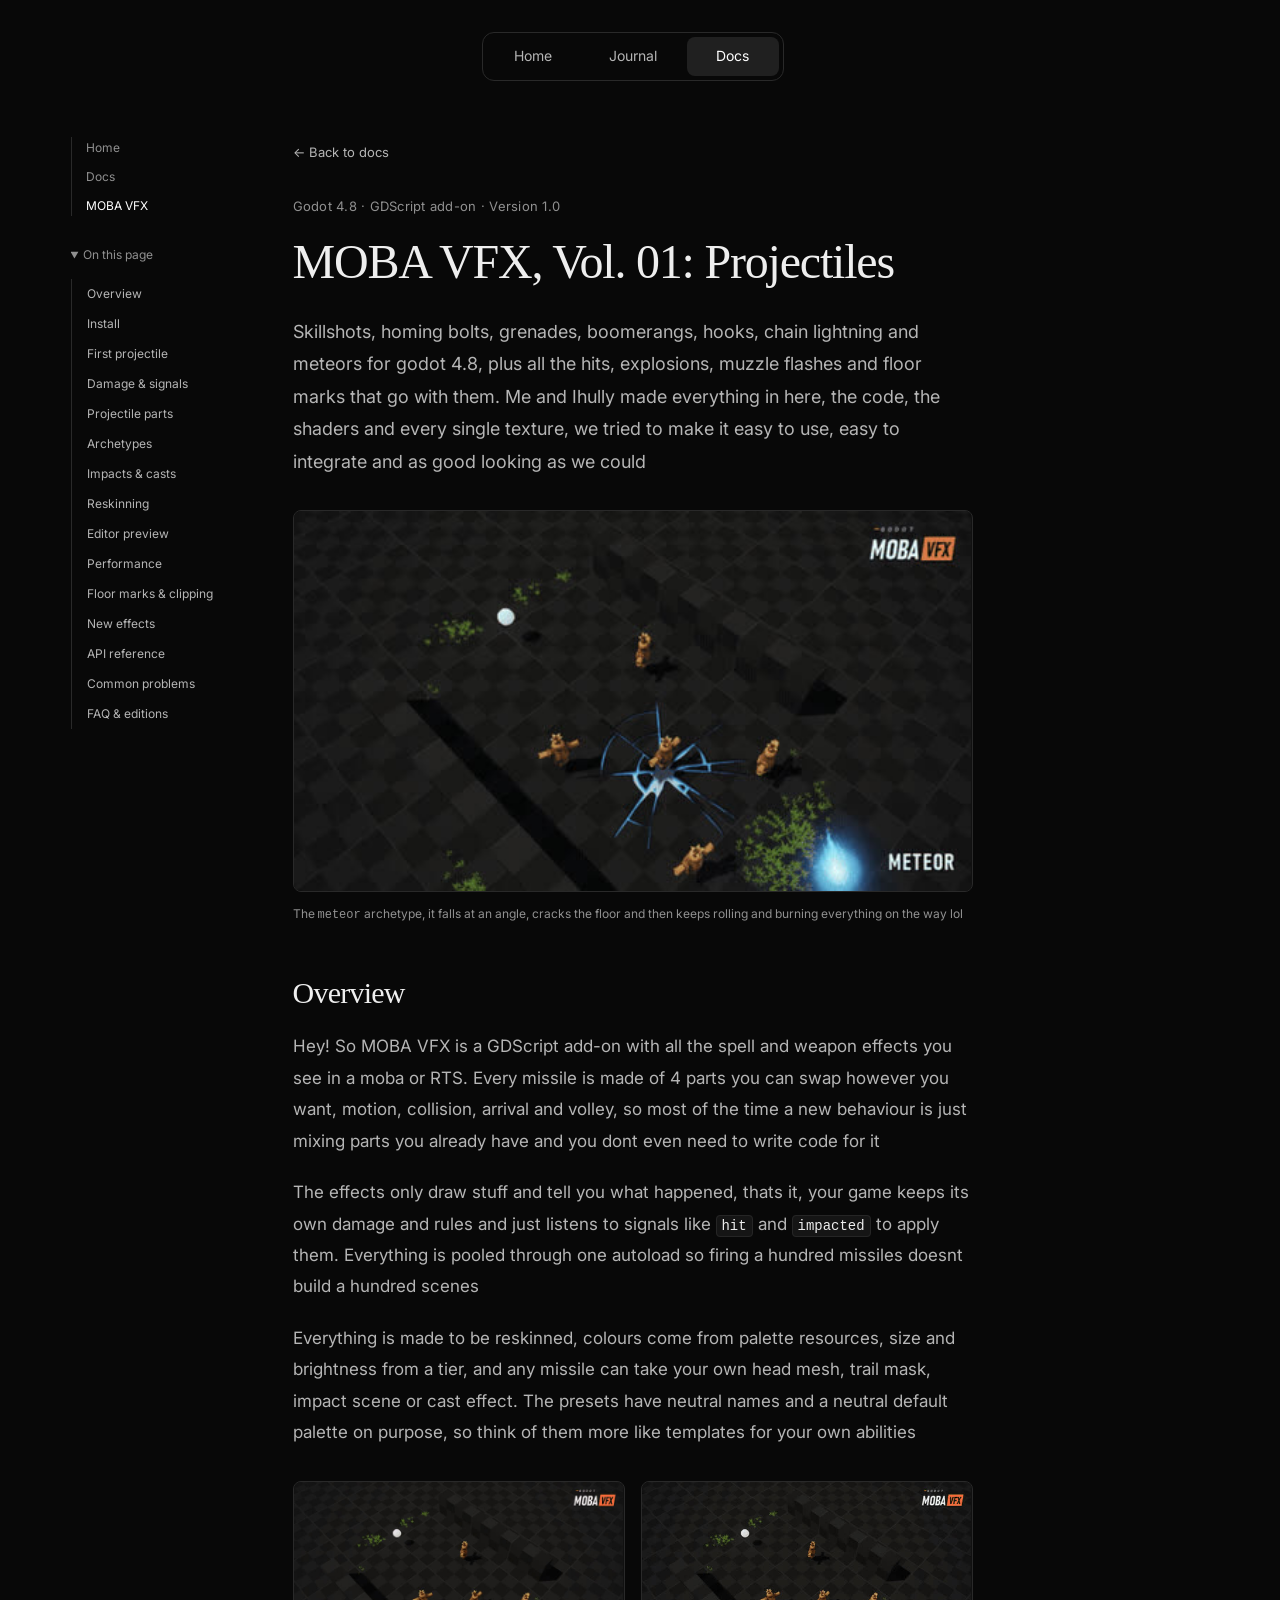
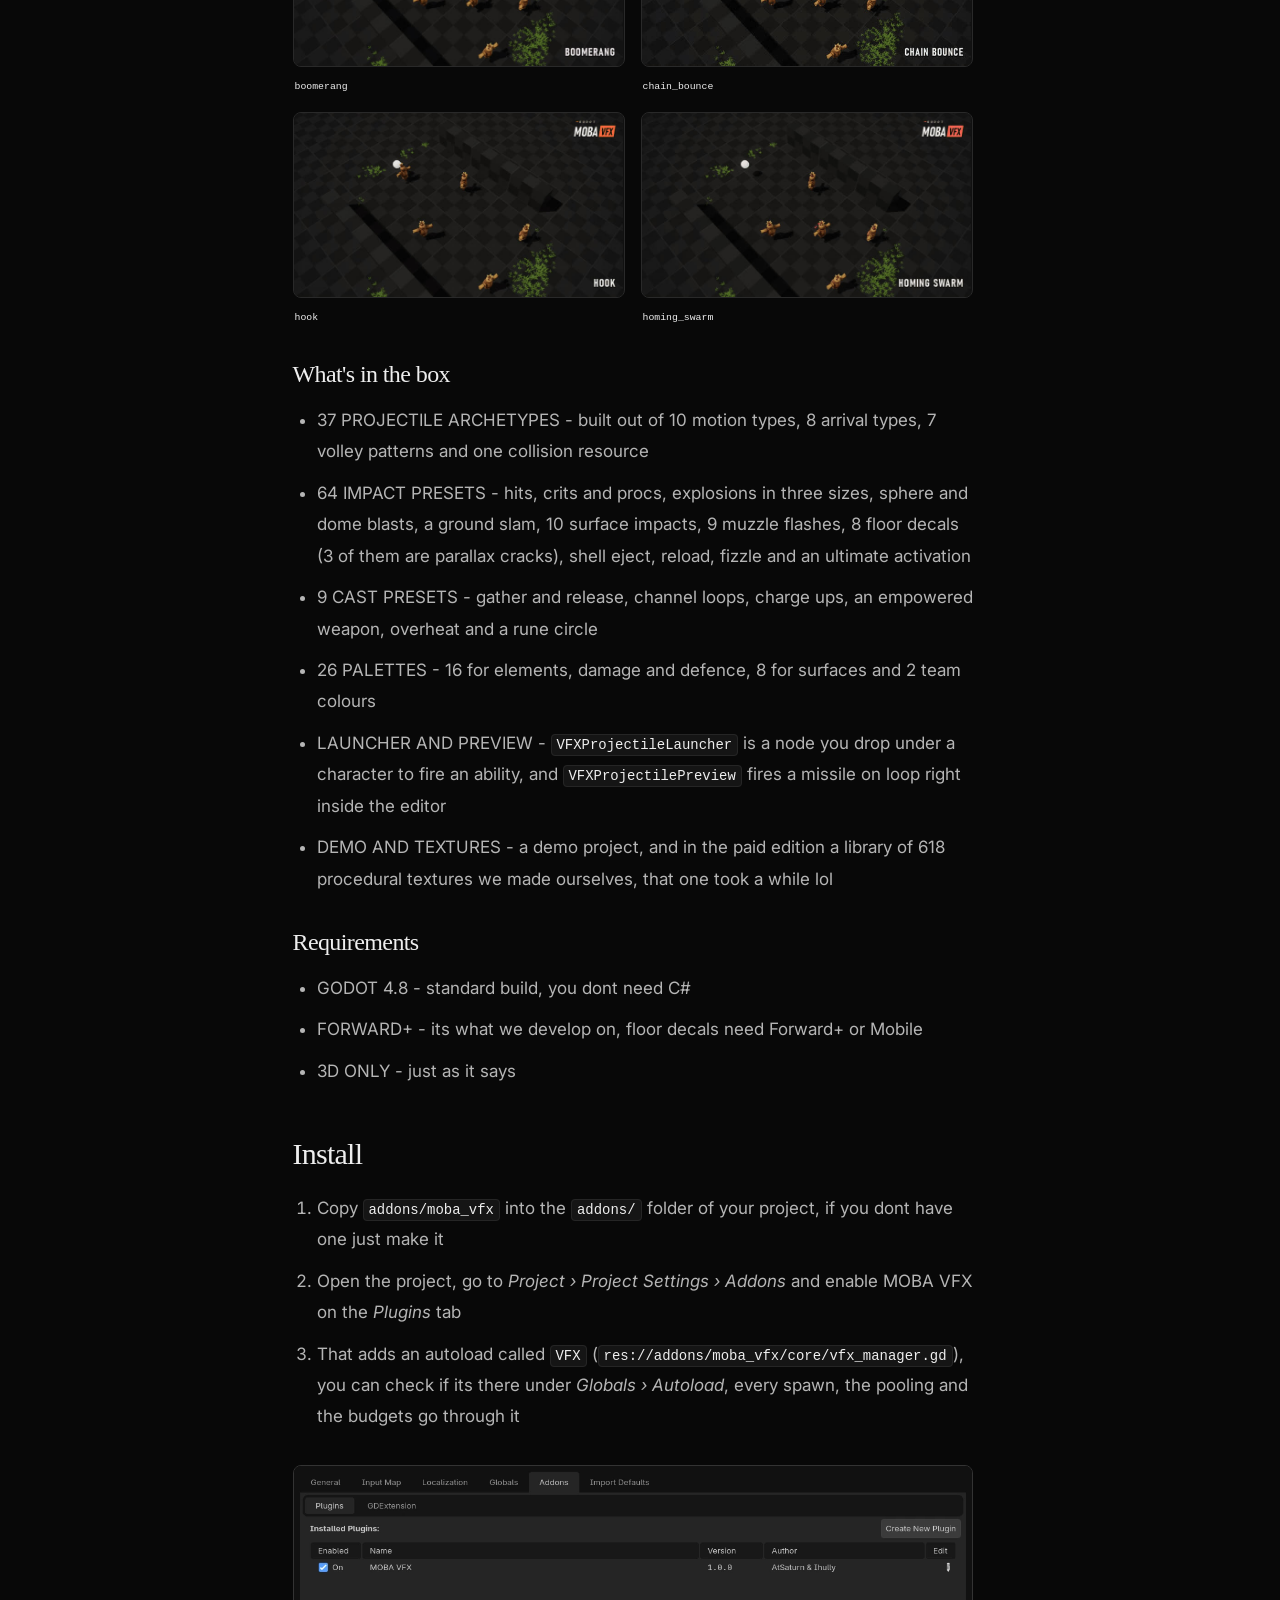
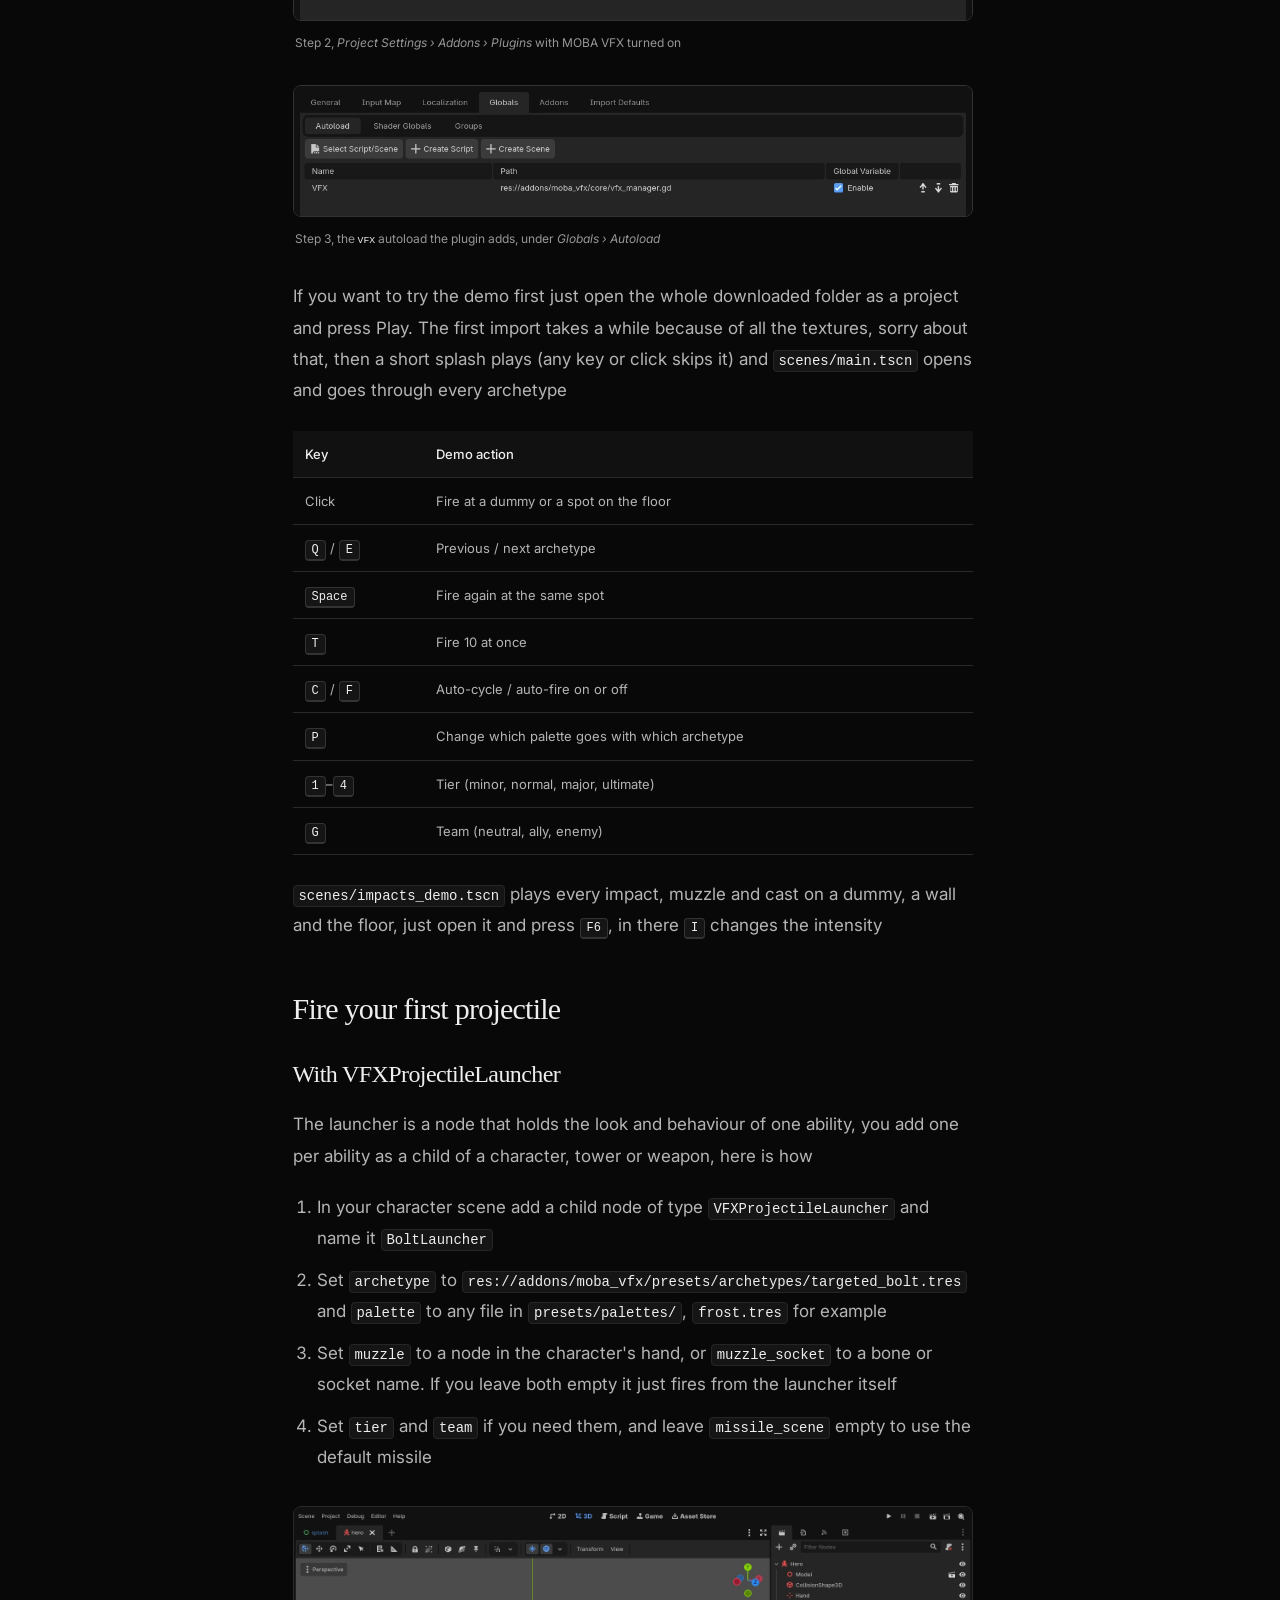
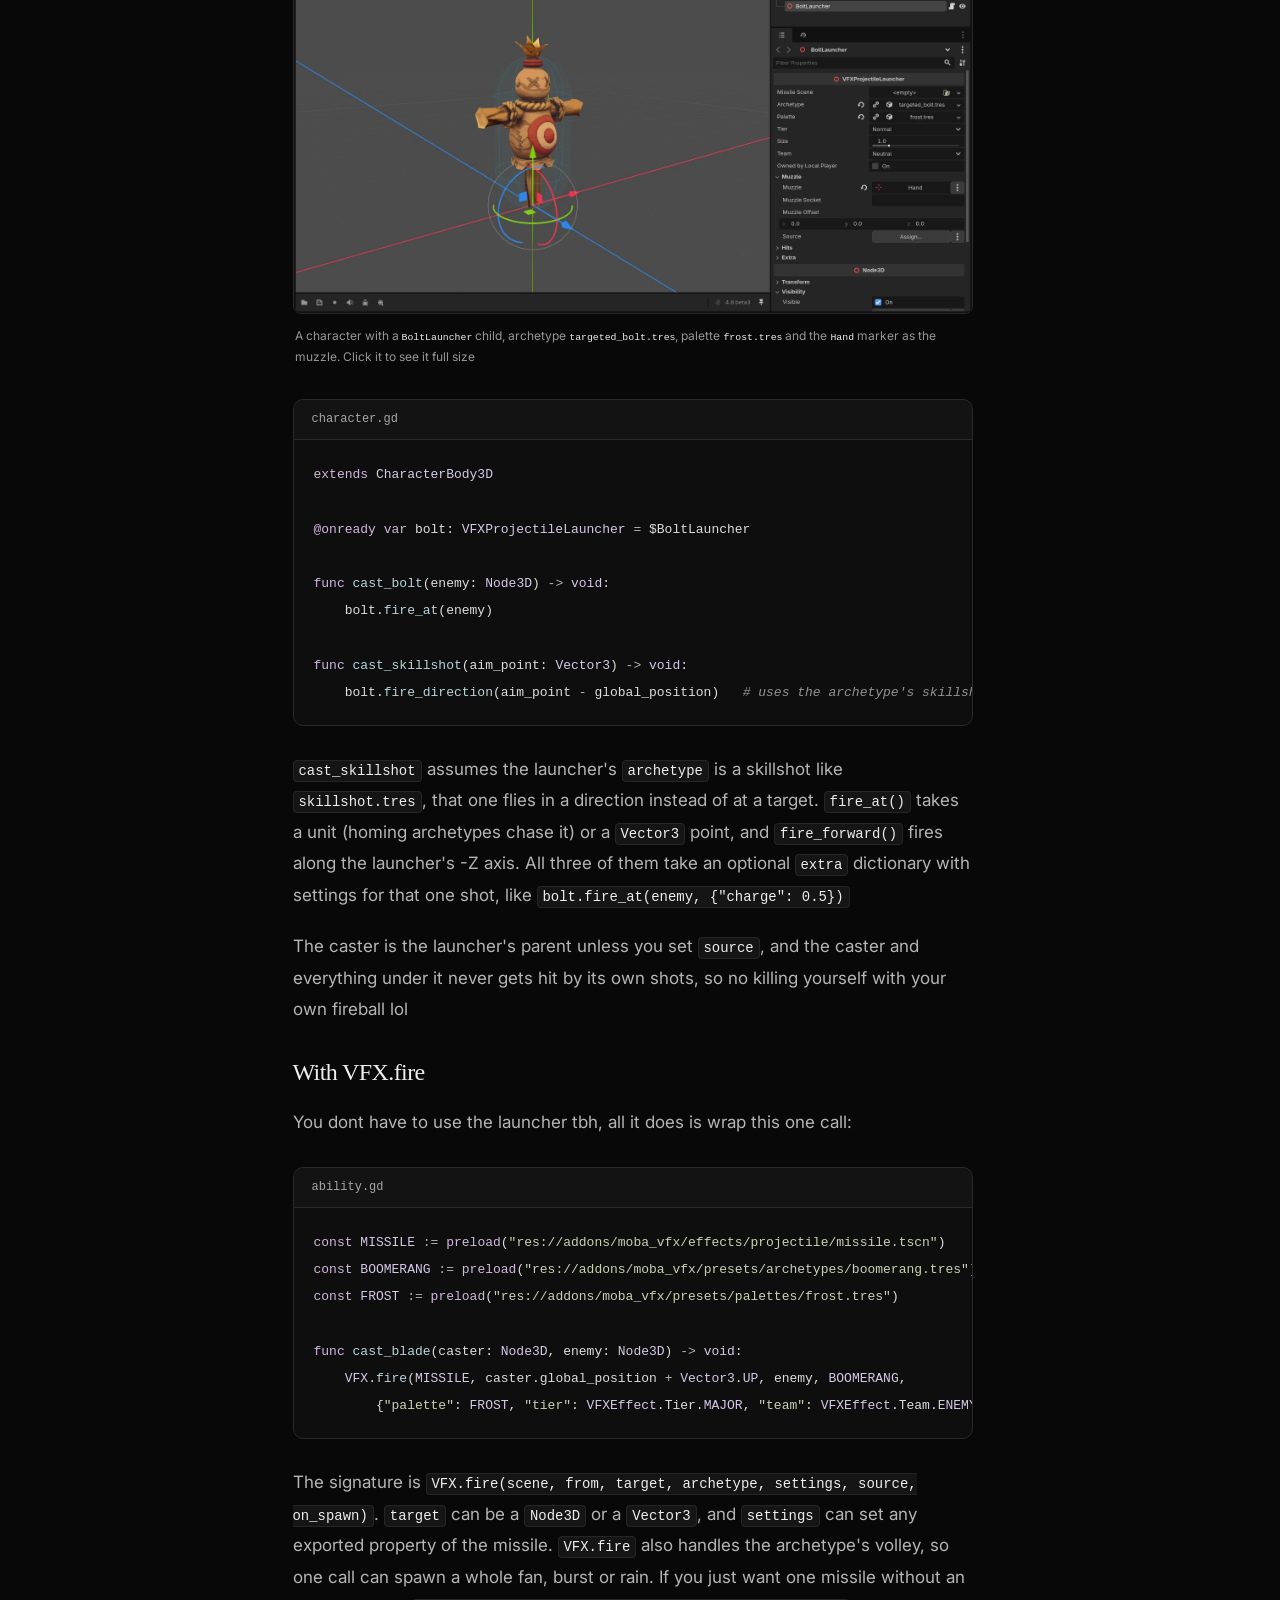
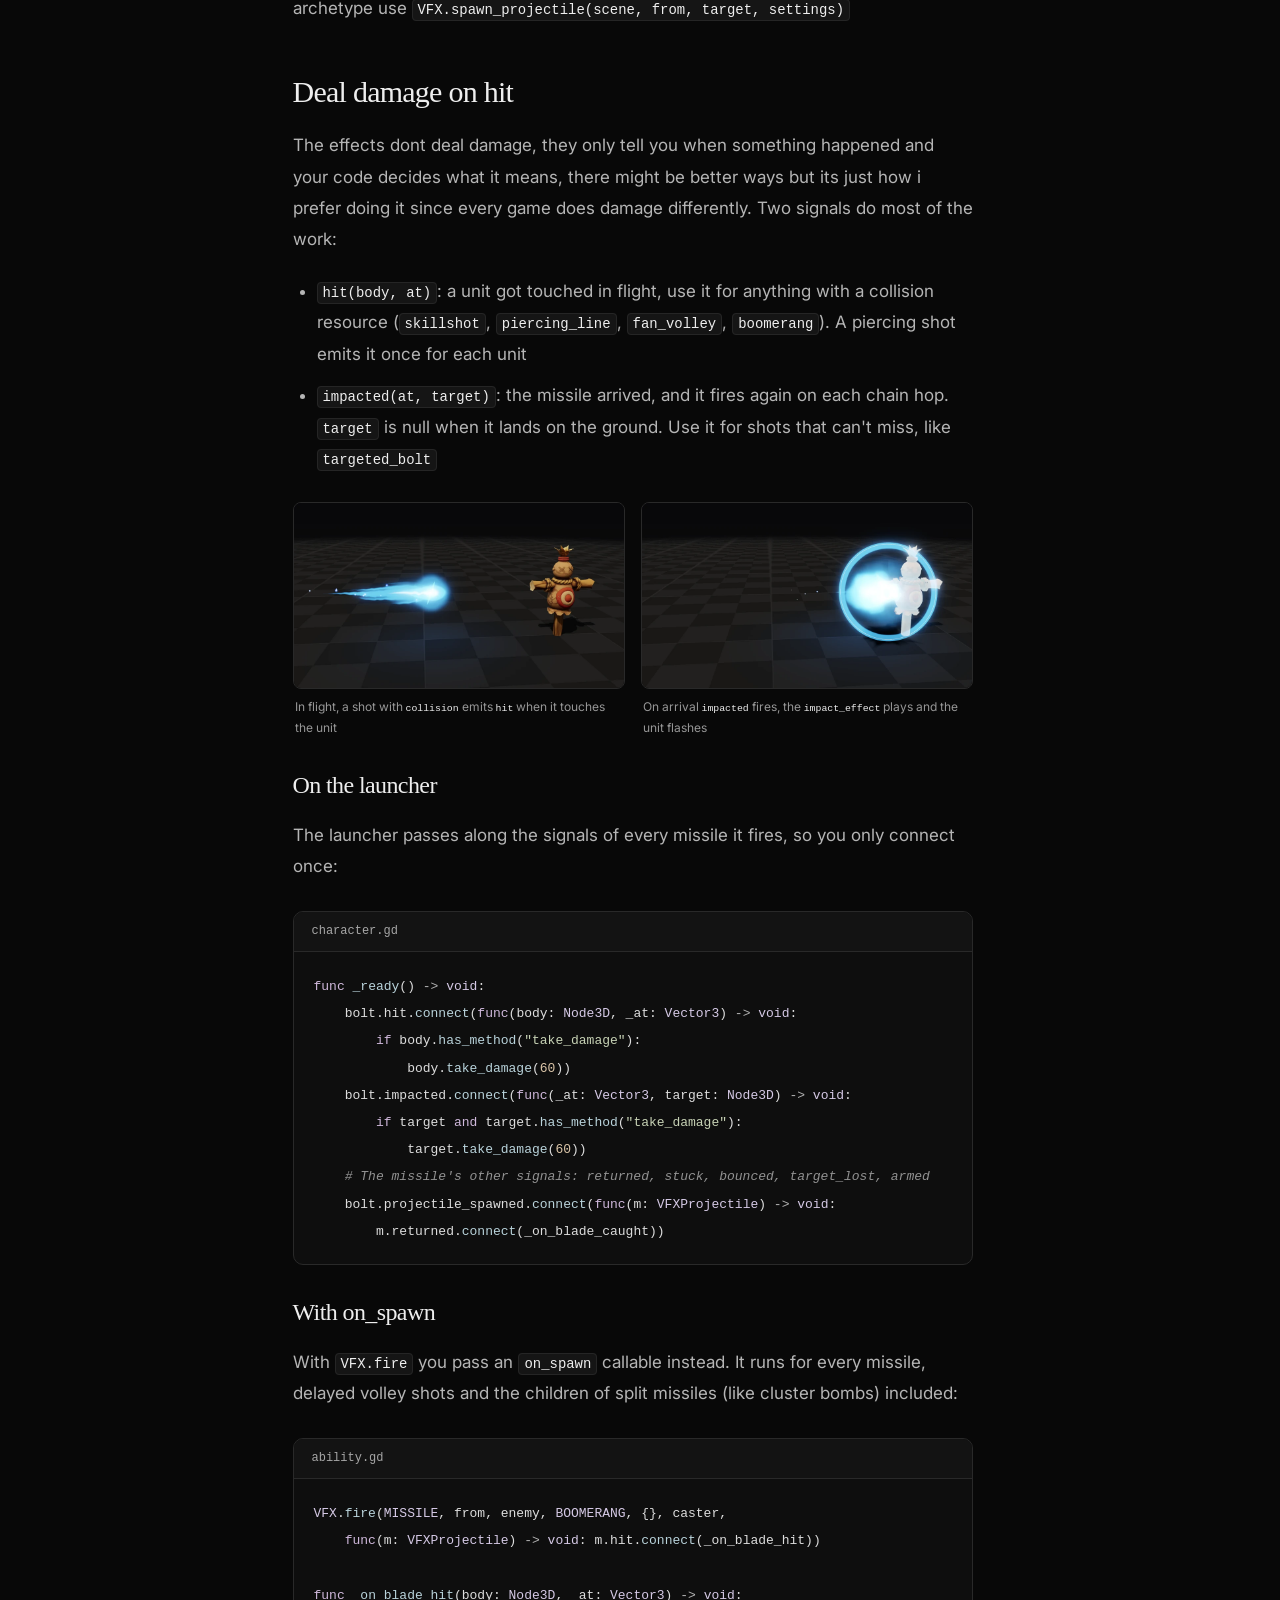
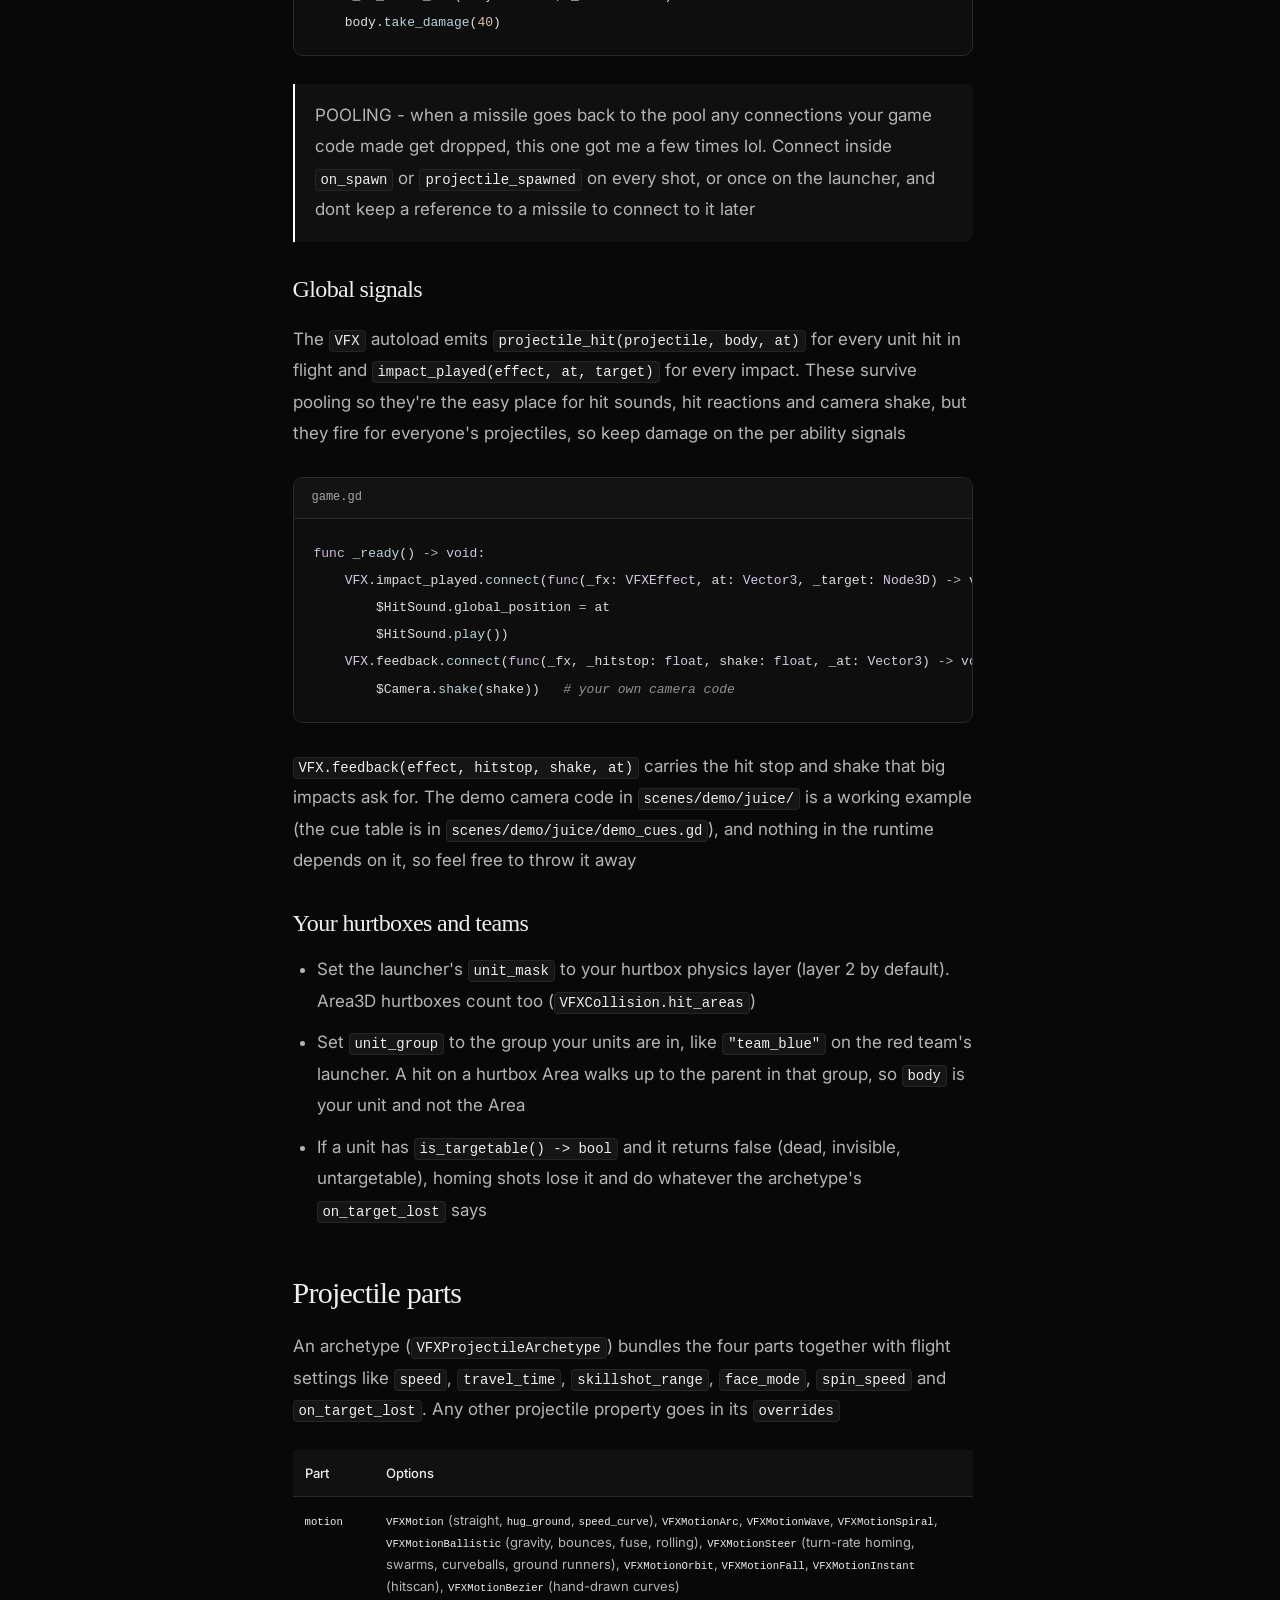
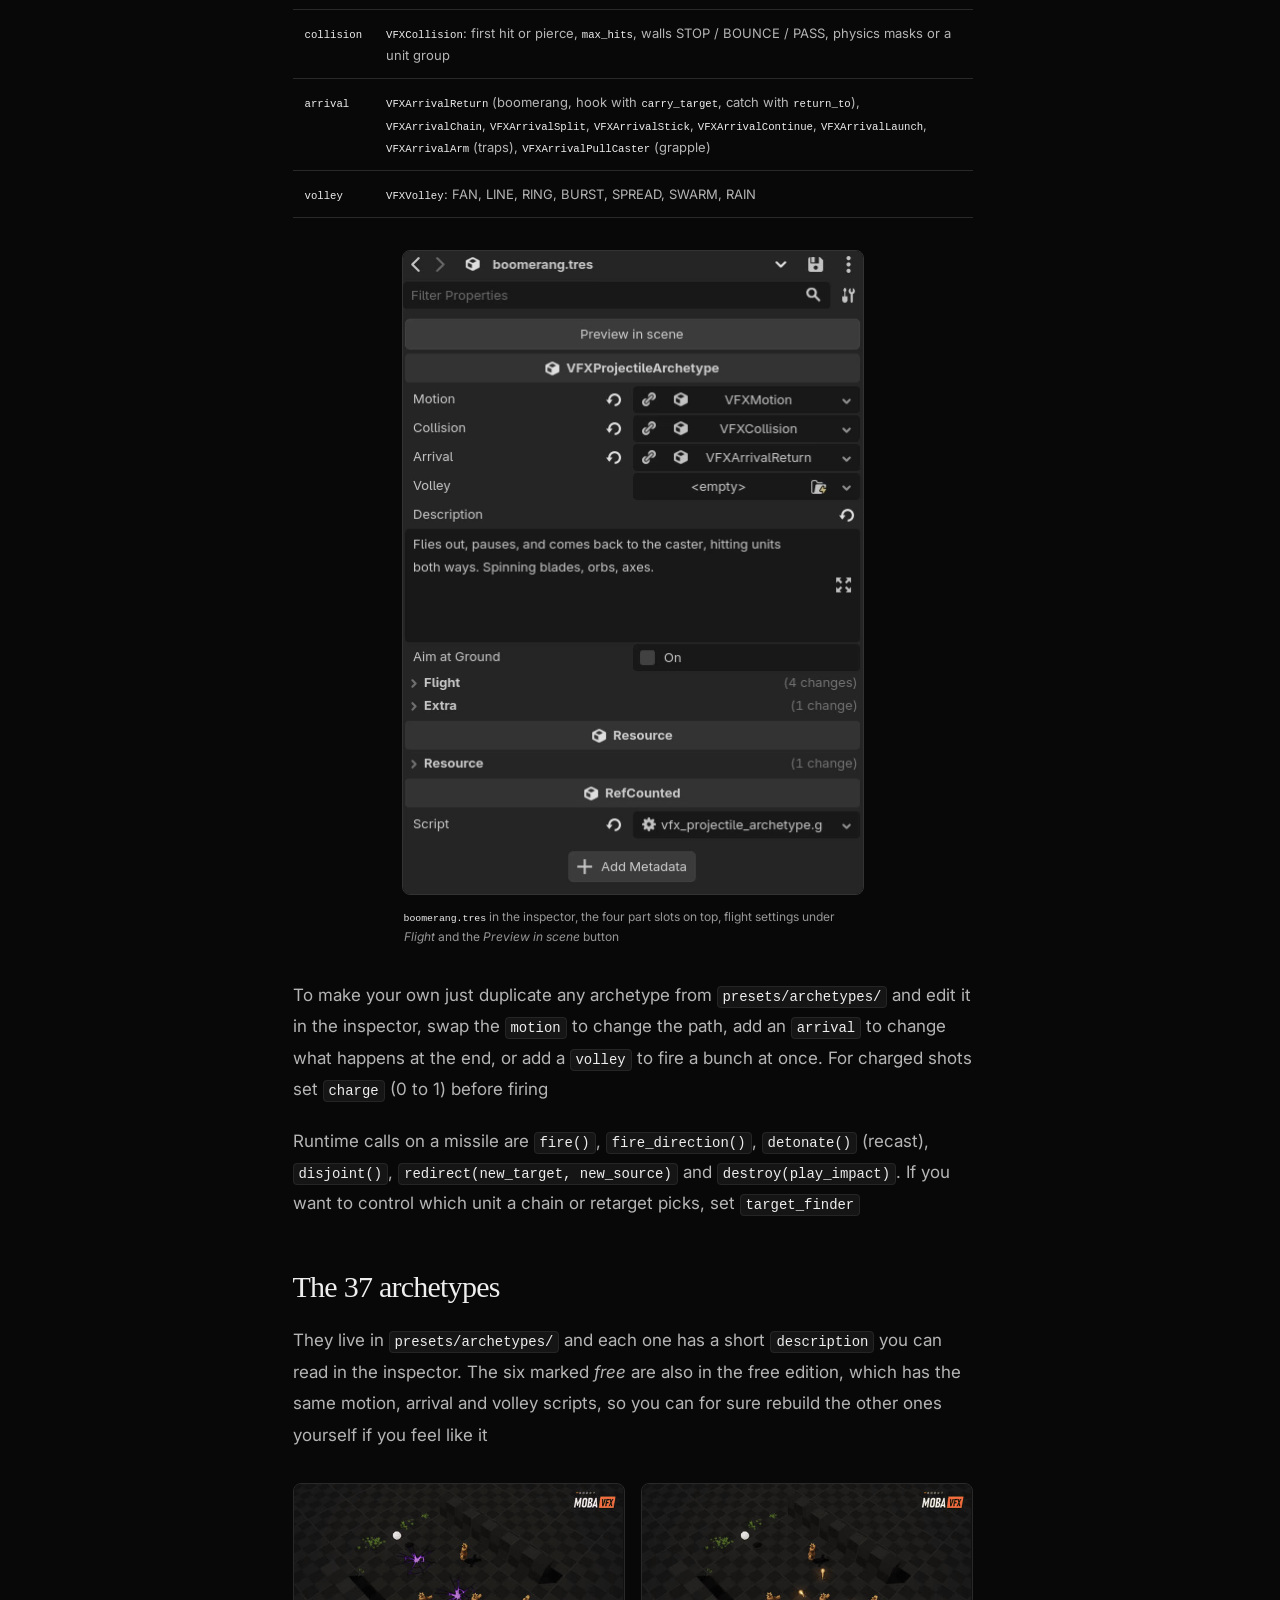
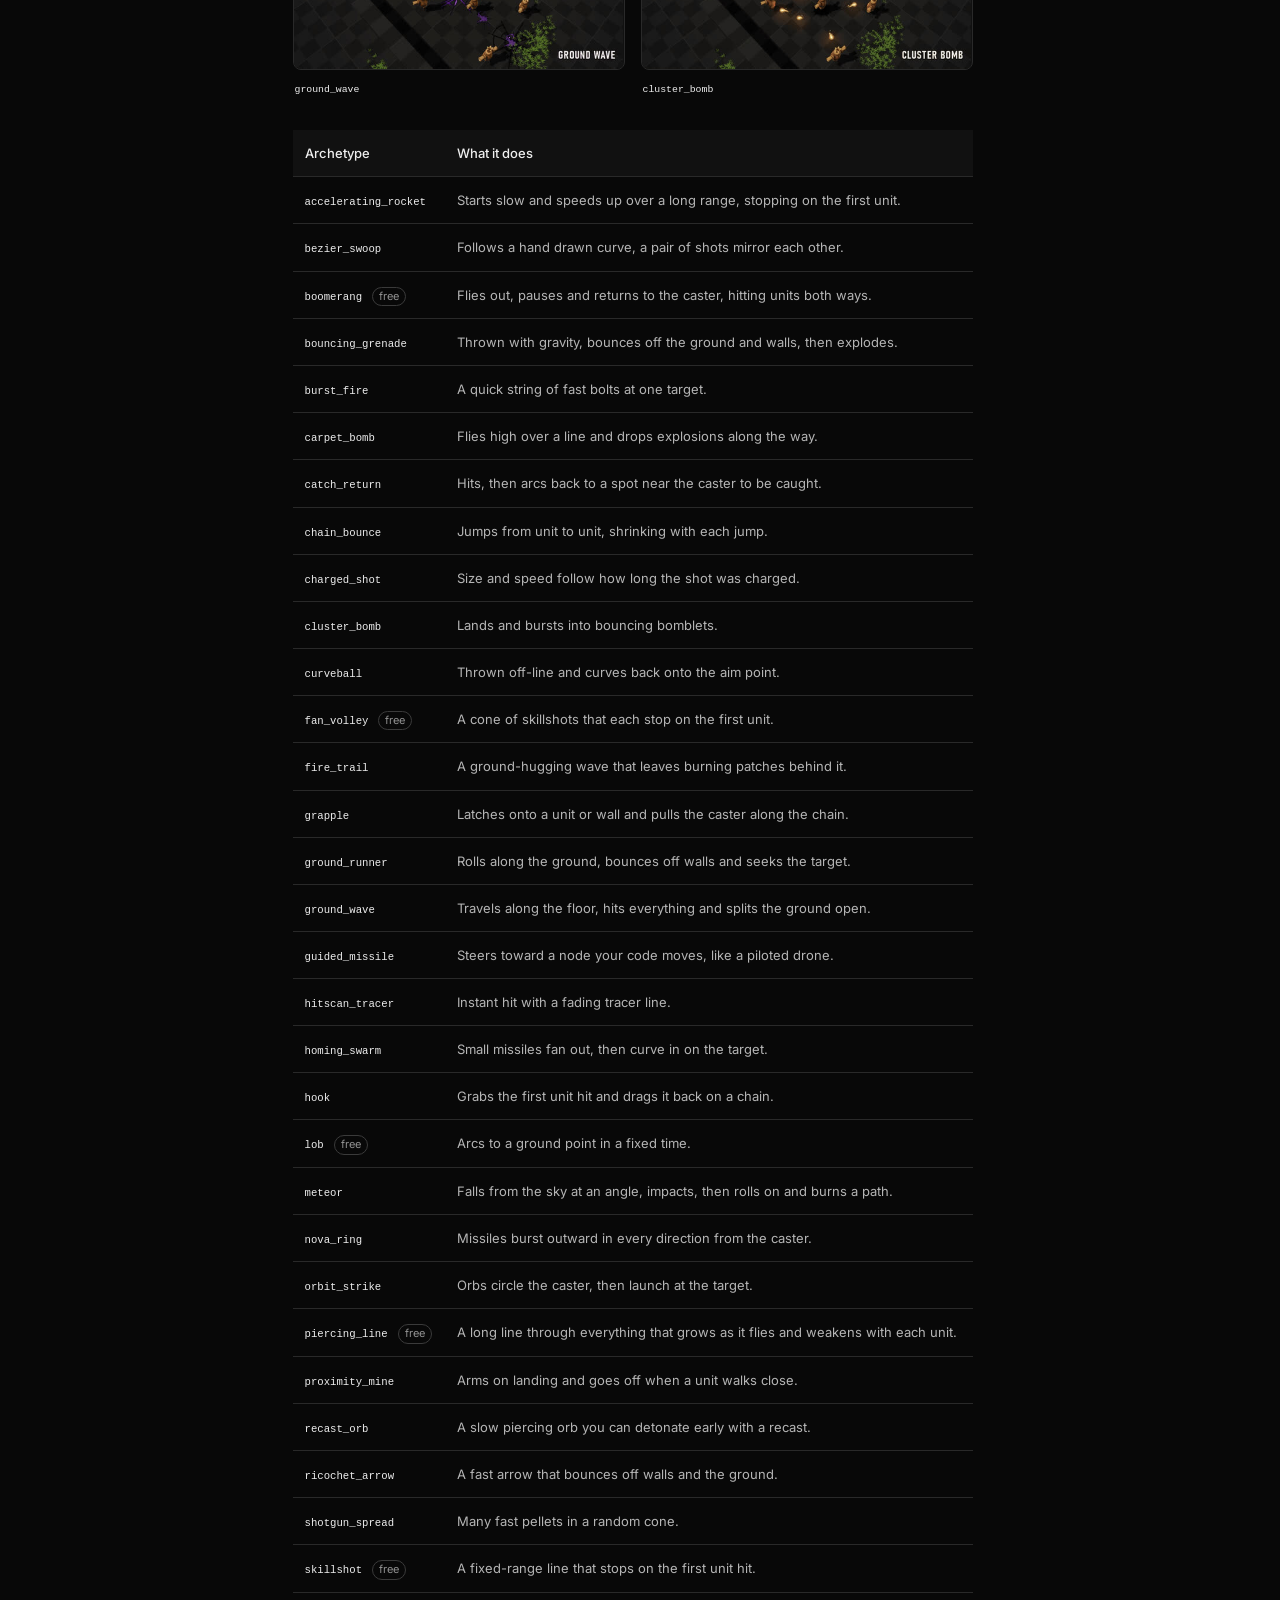
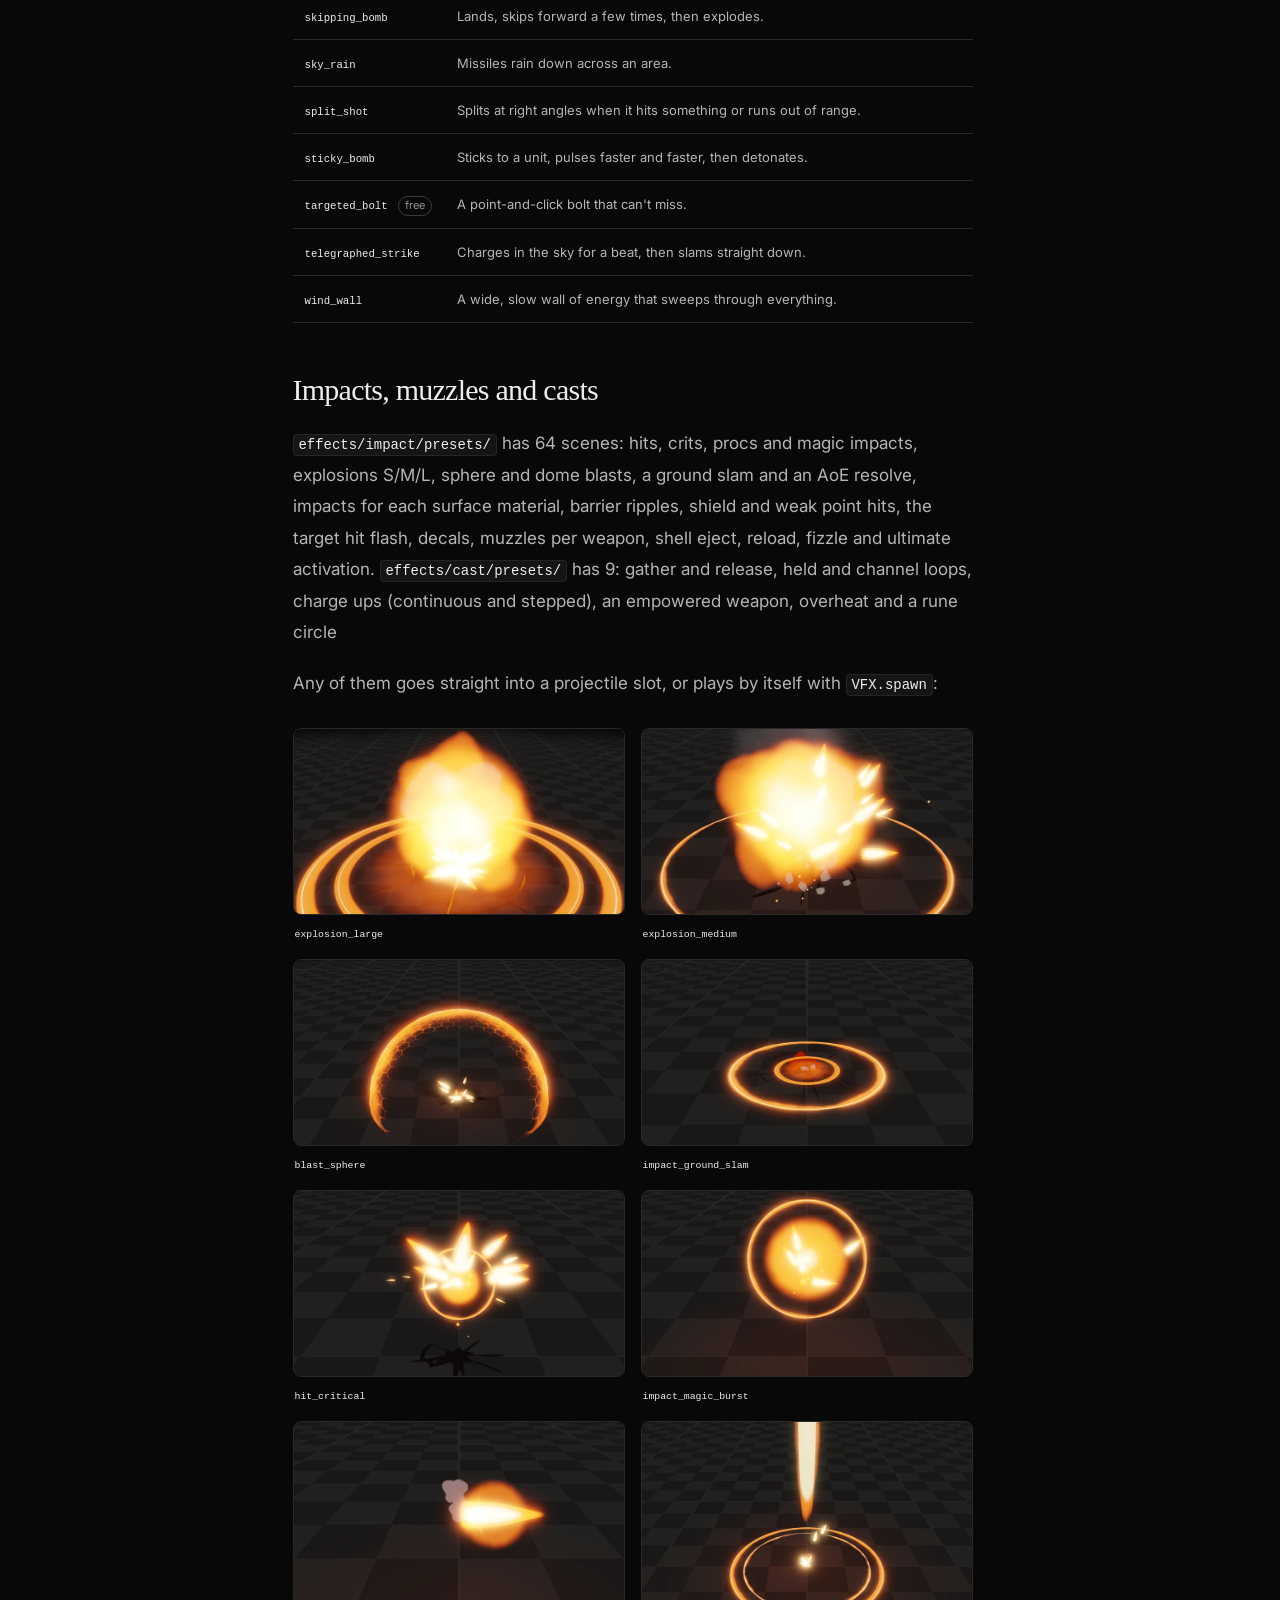
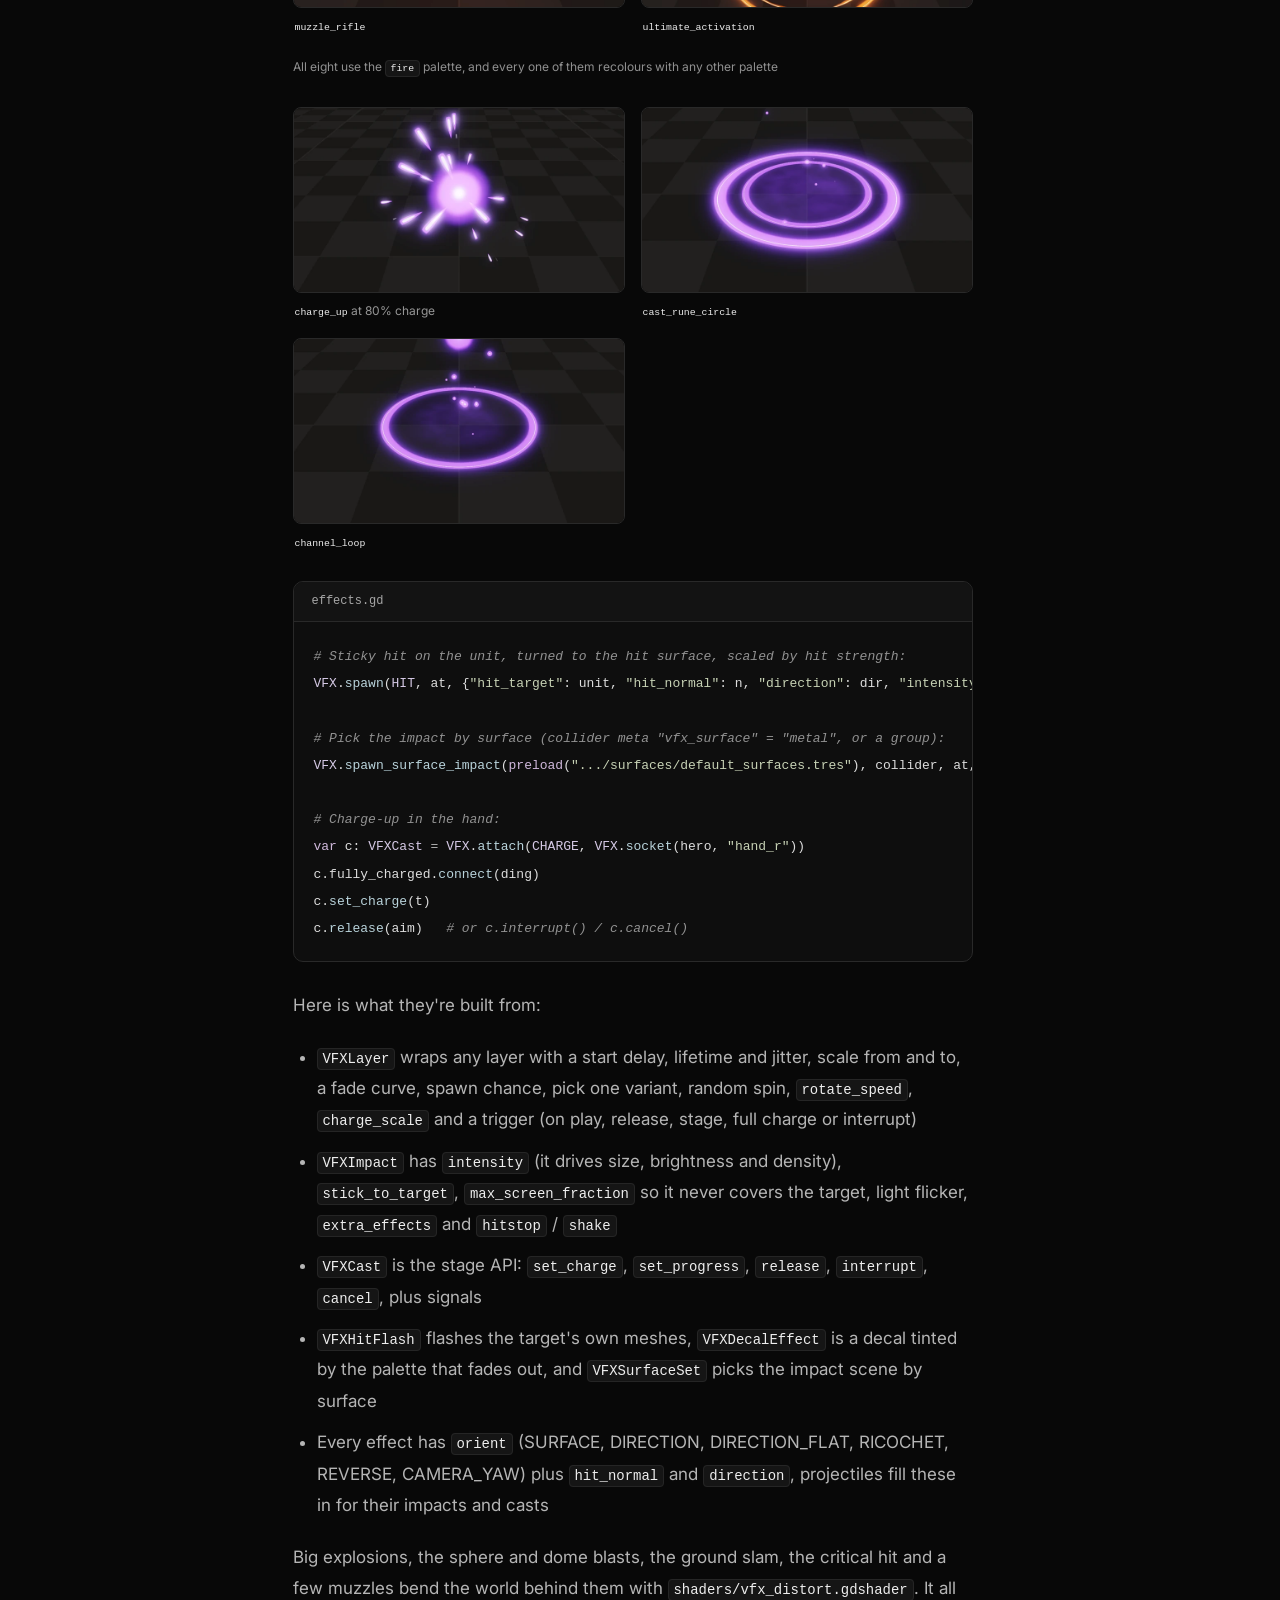
<file: docs/moba-vfx/index.html>
<!DOCTYPE html>
<html lang="en" data-theme="dark">
<head>
  <meta charset="UTF-8">
  <meta name="viewport" content="width=device-width, initial-scale=1.0">
  <meta name="description" content="Docs for MOBA VFX Vol. 01, 37 moba projectiles plus impacts and casts you can reskin, made for Godot 4.8">
  <title>MOBA VFX docs | Eduardo</title>
  <link rel="preconnect" href="https://fonts.googleapis.com">
  <link rel="preconnect" href="https://fonts.gstatic.com" crossorigin>
  <link href="https://fonts.googleapis.com/css2?family=Inter:wght@300;400;500;600&display=swap" rel="stylesheet">
  <link rel="stylesheet" href="../../index.css">
  <link rel="icon" type="image/png" href="../../ProfilePicture.png">
</head>
<body class="personal-site journal-post-page docs-page">
  <nav class="page-tabs" aria-label="Main navigation">
    <a href="../../index.html">Home</a>
    <a href="../../blog.html">Journal</a>
    <a href="../../docs.html" aria-current="page">Docs</a>
  </nav>
  <main class="journal-post">
    <article>
      <header class="post-header">
        <a href="../../docs.html" class="post-back">← Back to docs</a>
        <p class="section-label">Godot 4.8 · GDScript add-on · Version 1.0</p>
        <h1 class="post-title">MOBA VFX, Vol. 01: Projectiles</h1>
        <p class="post-lede">Skillshots, homing bolts, grenades, boomerangs, hooks, chain lightning and meteors for godot 4.8, plus all the hits, explosions, muzzle flashes and floor marks that go with them. Me and Ihully made everything in here, the code, the shaders and every single texture, we tried to make it easy to use, easy to integrate and as good looking as we could</p>
        <figure class="post-screenshot">
          <video src="media/meteor.mp4" poster="media/meteor.jpg" width="480" height="270" autoplay muted loop playsinline preload="metadata" aria-label="A meteor falls at an angle, cracks the floor open and rolls on, burning a path."></video>
          <figcaption>The <code>meteor</code> archetype, it falls at an angle, cracks the floor and then keeps rolling and burning everything on the way lol</figcaption>
        </figure>
      </header>
      <aside class="post-sidebar">
        <div class="post-sidebar-inner">
          <nav class="post-breadcrumbs" aria-label="Breadcrumb">
            <a href="../../index.html">Home</a>
            <a href="../../docs.html">Docs</a>
            <span aria-current="page">MOBA VFX</span>
          </nav>
          <details class="post-outline" open>
            <summary>On this page</summary>
            <nav class="post-contents" aria-label="Documentation sections">
              <a href="#overview">Overview</a><a href="#install">Install</a><a href="#first-shot">First projectile</a><a href="#damage">Damage &amp; signals</a><a href="#projectiles">Projectile parts</a><a href="#archetypes">Archetypes</a><a href="#impacts">Impacts &amp; casts</a><a href="#reskin">Reskinning</a><a href="#preview">Editor preview</a><a href="#performance">Performance</a><a href="#floor">Floor marks &amp; clipping</a><a href="#extend">New effects</a><a href="#reference">API reference</a><a href="#problems">Common problems</a><a href="#faq">FAQ &amp; editions</a>
            </nav>
          </details>
        </div>
      </aside>
      <div class="post-body">

<h2 id="overview">Overview</h2>
<p>Hey! So MOBA VFX is a GDScript add-on with all the spell and weapon effects you see in a moba or RTS. Every missile is made of 4 parts you can swap however you want, motion, collision, arrival and volley, so most of the time a new behaviour is just mixing parts you already have and you dont even need to write code for it</p>
<p>The effects only draw stuff and tell you what happened, thats it, your game keeps its own damage and rules and just listens to signals like <code>hit</code> and <code>impacted</code> to apply them. Everything is pooled through one autoload so firing a hundred missiles doesnt build a hundred scenes</p>
<p>Everything is made to be reskinned, colours come from palette resources, size and brightness from a tier, and any missile can take your own head mesh, trail mask, impact scene or cast effect. The presets have neutral names and a neutral default palette on purpose, so think of them more like templates for your own abilities</p>

<div class="doc-clips">
  <figure><video src="media/boomerang.mp4" poster="media/boomerang.jpg" width="480" height="270" autoplay muted loop playsinline preload="none"></video><figcaption><code>boomerang</code></figcaption></figure>
  <figure><video src="media/chain_bounce.mp4" poster="media/chain_bounce.jpg" width="480" height="270" autoplay muted loop playsinline preload="none"></video><figcaption><code>chain_bounce</code></figcaption></figure>
  <figure><video src="media/hook.mp4" poster="media/hook.jpg" width="480" height="270" autoplay muted loop playsinline preload="none"></video><figcaption><code>hook</code></figcaption></figure>
  <figure><video src="media/homing_swarm.mp4" poster="media/homing_swarm.jpg" width="480" height="270" autoplay muted loop playsinline preload="none"></video><figcaption><code>homing_swarm</code></figcaption></figure>
</div>

<h3>What's in the box</h3>
<ul>
  <li>37 PROJECTILE ARCHETYPES - built out of 10 motion types, 8 arrival types, 7 volley patterns and one collision resource</li>
  <li>64 IMPACT PRESETS - hits, crits and procs, explosions in three sizes, sphere and dome blasts, a ground slam, 10 surface impacts, 9 muzzle flashes, 8 floor decals (3 of them are parallax cracks), shell eject, reload, fizzle and an ultimate activation</li>
  <li>9 CAST PRESETS - gather and release, channel loops, charge ups, an empowered weapon, overheat and a rune circle</li>
  <li>26 PALETTES - 16 for elements, damage and defence, 8 for surfaces and 2 team colours</li>
  <li>LAUNCHER AND PREVIEW - <code>VFXProjectileLauncher</code> is a node you drop under a character to fire an ability, and <code>VFXProjectilePreview</code> fires a missile on loop right inside the editor</li>
  <li>DEMO AND TEXTURES - a demo project, and in the paid edition a library of 618 procedural textures we made ourselves, that one took a while lol</li>
</ul>

<h3>Requirements</h3>
<ul>
  <li>GODOT 4.8 - standard build, you dont need C#</li>
  <li>FORWARD+ - its what we develop on, floor decals need Forward+ or Mobile</li>
  <li>3D ONLY - just as it says</li>
</ul>

<h2 id="install">Install</h2>
<ol>
  <li>Copy <code>addons/moba_vfx</code> into the <code>addons/</code> folder of your project, if you dont have one just make it</li>
  <li>Open the project, go to <em>Project › Project Settings › Addons</em> and enable MOBA VFX on the <em>Plugins</em> tab</li>
  <li>That adds an autoload called <code>VFX</code> (<code>res://addons/moba_vfx/core/vfx_manager.gd</code>), you can check if its there under <em>Globals › Autoload</em>, every spawn, the pooling and the budgets go through it</li>
</ol>
<figure class="post-screenshot doc-ui"><a href="shots/ed-plugins.webp" target="_blank" rel="noopener noreferrer"><img src="shots/ed-plugins.webp" alt="Project Settings, Addons tab, Plugins list with MOBA VFX by AtSaturn and Ihully, version 1.0.0, enabled." width="1100" height="250" loading="lazy" decoding="async"></a><figcaption>Step 2, <em>Project Settings › Addons › Plugins</em> with MOBA VFX turned on</figcaption></figure>
<figure class="post-screenshot doc-ui"><a href="shots/ed-autoload.webp" target="_blank" rel="noopener noreferrer"><img src="shots/ed-autoload.webp" alt="Project Settings, Globals tab, Autoload list showing VFX pointing at res://addons/moba_vfx/core/vfx_manager.gd." width="1100" height="210" loading="lazy" decoding="async"></a><figcaption>Step 3, the <code>VFX</code> autoload the plugin adds, under <em>Globals › Autoload</em></figcaption></figure>
<p>If you want to try the demo first just open the whole downloaded folder as a project and press Play. The first import takes a while because of all the textures, sorry about that, then a short splash plays (any key or click skips it) and <code>scenes/main.tscn</code> opens and goes through every archetype</p>
<div class="table-wrap"><table>
  <thead><tr><th>Key</th><th>Demo action</th></tr></thead>
  <tbody>
    <tr><td>Click</td><td>Fire at a dummy or a spot on the floor</td></tr>
    <tr><td><kbd>Q</kbd> / <kbd>E</kbd></td><td>Previous / next archetype</td></tr>
    <tr><td><kbd>Space</kbd></td><td>Fire again at the same spot</td></tr>
    <tr><td><kbd>T</kbd></td><td>Fire 10 at once</td></tr>
    <tr><td><kbd>C</kbd> / <kbd>F</kbd></td><td>Auto-cycle / auto-fire on or off</td></tr>
    <tr><td><kbd>P</kbd></td><td>Change which palette goes with which archetype</td></tr>
    <tr><td><kbd>1</kbd>–<kbd>4</kbd></td><td>Tier (minor, normal, major, ultimate)</td></tr>
    <tr><td><kbd>G</kbd></td><td>Team (neutral, ally, enemy)</td></tr>
  </tbody>
</table></div>
<p><code>scenes/impacts_demo.tscn</code> plays every impact, muzzle and cast on a dummy, a wall and the floor, just open it and press <kbd>F6</kbd>, in there <kbd>I</kbd> changes the intensity</p>

<h2 id="first-shot">Fire your first projectile</h2>
<h3>With VFXProjectileLauncher</h3>
<p>The launcher is a node that holds the look and behaviour of one ability, you add one per ability as a child of a character, tower or weapon, here is how</p>
<ol>
  <li>In your character scene add a child node of type <code>VFXProjectileLauncher</code> and name it <code>BoltLauncher</code></li>
  <li>Set <code>archetype</code> to <code>res://addons/moba_vfx/presets/archetypes/targeted_bolt.tres</code> and <code>palette</code> to any file in <code>presets/palettes/</code>, <code>frost.tres</code> for example</li>
  <li>Set <code>muzzle</code> to a node in the character's hand, or <code>muzzle_socket</code> to a bone or socket name. If you leave both empty it just fires from the launcher itself</li>
  <li>Set <code>tier</code> and <code>team</code> if you need them, and leave <code>missile_scene</code> empty to use the default missile</li>
</ol>
<figure class="post-screenshot"><a href="shots/ed-launcher.webp" target="_blank" rel="noopener noreferrer"><img src="shots/ed-launcher.webp" alt="Godot editor with a Hero scene: Model, CollisionShape3D, Hand and BoltLauncher. The inspector shows BoltLauncher with targeted_bolt.tres as archetype, frost.tres as palette and Hand as muzzle." width="1600" height="960" loading="lazy" decoding="async"></a><figcaption>A character with a <code>BoltLauncher</code> child, archetype <code>targeted_bolt.tres</code>, palette <code>frost.tres</code> and the <code>Hand</code> marker as the muzzle. Click it to see it full size</figcaption></figure>
<div class="code-block"><div class="code-label">character.gd</div><pre><code><span class="syntax-keyword">extends</span> <span class="syntax-constant">CharacterBody3D</span>

<span class="syntax-keyword">@onready</span> <span class="syntax-keyword">var</span> bolt: <span class="syntax-constant">VFXProjectileLauncher</span> <span class="syntax-operator">=</span> $BoltLauncher

<span class="syntax-keyword">func</span> <span class="syntax-function">cast_bolt</span>(enemy: <span class="syntax-constant">Node3D</span>) <span class="syntax-operator">-&gt;</span> <span class="syntax-constant">void</span>:
	bolt.<span class="syntax-function">fire_at</span>(enemy)

<span class="syntax-keyword">func</span> <span class="syntax-function">cast_skillshot</span>(aim_point: <span class="syntax-constant">Vector3</span>) <span class="syntax-operator">-&gt;</span> <span class="syntax-constant">void</span>:
	bolt.<span class="syntax-function">fire_direction</span>(aim_point <span class="syntax-operator">-</span> global_position)   <span class="syntax-comment"># uses the archetype's skillshot_range</span></code></pre></div>
<p><code>cast_skillshot</code> assumes the launcher's <code>archetype</code> is a skillshot like <code>skillshot.tres</code>, that one flies in a direction instead of at a target. <code>fire_at()</code> takes a unit (homing archetypes chase it) or a <code>Vector3</code> point, and <code>fire_forward()</code> fires along the launcher's -Z axis. All three of them take an optional <code>extra</code> dictionary with settings for that one shot, like <code>bolt.fire_at(enemy, {"charge": 0.5})</code></p>
<p>The caster is the launcher's parent unless you set <code>source</code>, and the caster and everything under it never gets hit by its own shots, so no killing yourself with your own fireball lol</p>

<h3>With VFX.fire</h3>
<p>You dont have to use the launcher tbh, all it does is wrap this one call:</p>
<div class="code-block"><div class="code-label">ability.gd</div><pre><code><span class="syntax-keyword">const</span> <span class="syntax-constant">MISSILE</span> <span class="syntax-operator">:=</span> <span class="syntax-keyword">preload</span>(<span class="syntax-string">"res://addons/moba_vfx/effects/projectile/missile.tscn"</span>)
<span class="syntax-keyword">const</span> <span class="syntax-constant">BOOMERANG</span> <span class="syntax-operator">:=</span> <span class="syntax-keyword">preload</span>(<span class="syntax-string">"res://addons/moba_vfx/presets/archetypes/boomerang.tres"</span>)
<span class="syntax-keyword">const</span> <span class="syntax-constant">FROST</span> <span class="syntax-operator">:=</span> <span class="syntax-keyword">preload</span>(<span class="syntax-string">"res://addons/moba_vfx/presets/palettes/frost.tres"</span>)

<span class="syntax-keyword">func</span> <span class="syntax-function">cast_blade</span>(caster: <span class="syntax-constant">Node3D</span>, enemy: <span class="syntax-constant">Node3D</span>) <span class="syntax-operator">-&gt;</span> <span class="syntax-constant">void</span>:
	<span class="syntax-constant">VFX</span>.<span class="syntax-function">fire</span>(<span class="syntax-constant">MISSILE</span>, caster.global_position <span class="syntax-operator">+</span> <span class="syntax-constant">Vector3</span>.<span class="syntax-constant">UP</span>, enemy, <span class="syntax-constant">BOOMERANG</span>,
		{<span class="syntax-string">"palette"</span>: <span class="syntax-constant">FROST</span>, <span class="syntax-string">"tier"</span>: <span class="syntax-constant">VFXEffect</span>.Tier.<span class="syntax-constant">MAJOR</span>, <span class="syntax-string">"team"</span>: <span class="syntax-constant">VFXEffect</span>.Team.<span class="syntax-constant">ENEMY</span>}, caster)</code></pre></div>
<p>The signature is <code>VFX.fire(scene, from, target, archetype, settings, source, on_spawn)</code>. <code>target</code> can be a <code>Node3D</code> or a <code>Vector3</code>, and <code>settings</code> can set any exported property of the missile. <code>VFX.fire</code> also handles the archetype's volley, so one call can spawn a whole fan, burst or rain. If you just want one missile without an archetype use <code>VFX.spawn_projectile(scene, from, target, settings)</code></p>

<h2 id="damage">Deal damage on hit</h2>
<p>The effects dont deal damage, they only tell you when something happened and your code decides what it means, there might be better ways but its just how i prefer doing it since every game does damage differently. Two signals do most of the work:</p>
<ul>
  <li><code>hit(body, at)</code>: a unit got touched in flight, use it for anything with a collision resource (<code>skillshot</code>, <code>piercing_line</code>, <code>fan_volley</code>, <code>boomerang</code>). A piercing shot emits it once for each unit</li>
  <li><code>impacted(at, target)</code>: the missile arrived, and it fires again on each chain hop. <code>target</code> is null when it lands on the ground. Use it for shots that can't miss, like <code>targeted_bolt</code></li>
</ul>
<div class="doc-shots">
  <figure><img src="shots/hit-flight.webp" alt="A frost bolt flies toward a training dummy." width="1000" height="560" loading="lazy" decoding="async"><figcaption>In flight, a shot with <code>collision</code> emits <code>hit</code> when it touches the unit</figcaption></figure>
  <figure><img src="shots/hit-impact.webp" alt="The bolt arrives: a blue ring bursts on the dummy, which flashes white." width="1000" height="560" loading="lazy" decoding="async"><figcaption>On arrival <code>impacted</code> fires, the <code>impact_effect</code> plays and the unit flashes</figcaption></figure>
</div>
<h3>On the launcher</h3>
<p>The launcher passes along the signals of every missile it fires, so you only connect once:</p>
<div class="code-block"><div class="code-label">character.gd</div><pre><code><span class="syntax-keyword">func</span> <span class="syntax-function">_ready</span>() <span class="syntax-operator">-&gt;</span> <span class="syntax-constant">void</span>:
	bolt.hit.<span class="syntax-function">connect</span>(<span class="syntax-keyword">func</span>(body: <span class="syntax-constant">Node3D</span>, _at: <span class="syntax-constant">Vector3</span>) <span class="syntax-operator">-&gt;</span> <span class="syntax-constant">void</span>:
		<span class="syntax-keyword">if</span> body.<span class="syntax-function">has_method</span>(<span class="syntax-string">"take_damage"</span>):
			body.<span class="syntax-function">take_damage</span>(<span class="syntax-number">60</span>))
	bolt.impacted.<span class="syntax-function">connect</span>(<span class="syntax-keyword">func</span>(_at: <span class="syntax-constant">Vector3</span>, target: <span class="syntax-constant">Node3D</span>) <span class="syntax-operator">-&gt;</span> <span class="syntax-constant">void</span>:
		<span class="syntax-keyword">if</span> target <span class="syntax-keyword">and</span> target.<span class="syntax-function">has_method</span>(<span class="syntax-string">"take_damage"</span>):
			target.<span class="syntax-function">take_damage</span>(<span class="syntax-number">60</span>))
	<span class="syntax-comment"># The missile's other signals: returned, stuck, bounced, target_lost, armed</span>
	bolt.projectile_spawned.<span class="syntax-function">connect</span>(<span class="syntax-keyword">func</span>(m: <span class="syntax-constant">VFXProjectile</span>) <span class="syntax-operator">-&gt;</span> <span class="syntax-constant">void</span>:
		m.returned.<span class="syntax-function">connect</span>(_on_blade_caught))</code></pre></div>
<h3>With on_spawn</h3>
<p>With <code>VFX.fire</code> you pass an <code>on_spawn</code> callable instead. It runs for every missile, delayed volley shots and the children of split missiles (like cluster bombs) included:</p>
<div class="code-block"><div class="code-label">ability.gd</div><pre><code><span class="syntax-constant">VFX</span>.<span class="syntax-function">fire</span>(<span class="syntax-constant">MISSILE</span>, from, enemy, <span class="syntax-constant">BOOMERANG</span>, {}, caster,
	<span class="syntax-keyword">func</span>(m: <span class="syntax-constant">VFXProjectile</span>) <span class="syntax-operator">-&gt;</span> <span class="syntax-constant">void</span>: m.hit.<span class="syntax-function">connect</span>(_on_blade_hit))

<span class="syntax-keyword">func</span> <span class="syntax-function">_on_blade_hit</span>(body: <span class="syntax-constant">Node3D</span>, _at: <span class="syntax-constant">Vector3</span>) <span class="syntax-operator">-&gt;</span> <span class="syntax-constant">void</span>:
	body.<span class="syntax-function">take_damage</span>(<span class="syntax-number">40</span>)</code></pre></div>
<p class="doc-note">POOLING - when a missile goes back to the pool any connections your game code made get dropped, this one got me a few times lol. Connect inside <code>on_spawn</code> or <code>projectile_spawned</code> on every shot, or once on the launcher, and dont keep a reference to a missile to connect to it later</p>
<h3>Global signals</h3>
<p>The <code>VFX</code> autoload emits <code>projectile_hit(projectile, body, at)</code> for every unit hit in flight and <code>impact_played(effect, at, target)</code> for every impact. These survive pooling so they're the easy place for hit sounds, hit reactions and camera shake, but they fire for everyone's projectiles, so keep damage on the per ability signals</p>
<div class="code-block"><div class="code-label">game.gd</div><pre><code><span class="syntax-keyword">func</span> <span class="syntax-function">_ready</span>() <span class="syntax-operator">-&gt;</span> <span class="syntax-constant">void</span>:
	<span class="syntax-constant">VFX</span>.impact_played.<span class="syntax-function">connect</span>(<span class="syntax-keyword">func</span>(_fx: <span class="syntax-constant">VFXEffect</span>, at: <span class="syntax-constant">Vector3</span>, _target: <span class="syntax-constant">Node3D</span>) <span class="syntax-operator">-&gt;</span> <span class="syntax-constant">void</span>:
		$HitSound.global_position <span class="syntax-operator">=</span> at
		$HitSound.<span class="syntax-function">play</span>())
	<span class="syntax-constant">VFX</span>.feedback.<span class="syntax-function">connect</span>(<span class="syntax-keyword">func</span>(_fx, _hitstop: <span class="syntax-constant">float</span>, shake: <span class="syntax-constant">float</span>, _at: <span class="syntax-constant">Vector3</span>) <span class="syntax-operator">-&gt;</span> <span class="syntax-constant">void</span>:
		$Camera.<span class="syntax-function">shake</span>(shake))   <span class="syntax-comment"># your own camera code</span></code></pre></div>
<p><code>VFX.feedback(effect, hitstop, shake, at)</code> carries the hit stop and shake that big impacts ask for. The demo camera code in <code>scenes/demo/juice/</code> is a working example (the cue table is in <code>scenes/demo/juice/demo_cues.gd</code>), and nothing in the runtime depends on it, so feel free to throw it away</p>

<h3>Your hurtboxes and teams</h3>
<ul>
  <li>Set the launcher's <code>unit_mask</code> to your hurtbox physics layer (layer 2 by default). Area3D hurtboxes count too (<code>VFXCollision.hit_areas</code>)</li>
  <li>Set <code>unit_group</code> to the group your units are in, like <code>"team_blue"</code> on the red team's launcher. A hit on a hurtbox Area walks up to the parent in that group, so <code>body</code> is your unit and not the Area</li>
  <li>If a unit has <code>is_targetable() -&gt; bool</code> and it returns false (dead, invisible, untargetable), homing shots lose it and do whatever the archetype's <code>on_target_lost</code> says</li>
</ul>

<h2 id="projectiles">Projectile parts</h2>
<p>An archetype (<code>VFXProjectileArchetype</code>) bundles the four parts together with flight settings like <code>speed</code>, <code>travel_time</code>, <code>skillshot_range</code>, <code>face_mode</code>, <code>spin_speed</code> and <code>on_target_lost</code>. Any other projectile property goes in its <code>overrides</code></p>
<div class="table-wrap"><table>
  <thead><tr><th>Part</th><th>Options</th></tr></thead>
  <tbody>
    <tr><td><code>motion</code></td><td><code>VFXMotion</code> (straight, <code>hug_ground</code>, <code>speed_curve</code>), <code>VFXMotionArc</code>, <code>VFXMotionWave</code>, <code>VFXMotionSpiral</code>, <code>VFXMotionBallistic</code> (gravity, bounces, fuse, rolling), <code>VFXMotionSteer</code> (turn-rate homing, swarms, curveballs, ground runners), <code>VFXMotionOrbit</code>, <code>VFXMotionFall</code>, <code>VFXMotionInstant</code> (hitscan), <code>VFXMotionBezier</code> (hand-drawn curves)</td></tr>
    <tr><td><code>collision</code></td><td><code>VFXCollision</code>: first hit or pierce, <code>max_hits</code>, walls STOP / BOUNCE / PASS, physics masks or a unit group</td></tr>
    <tr><td><code>arrival</code></td><td><code>VFXArrivalReturn</code> (boomerang, hook with <code>carry_target</code>, catch with <code>return_to</code>), <code>VFXArrivalChain</code>, <code>VFXArrivalSplit</code>, <code>VFXArrivalStick</code>, <code>VFXArrivalContinue</code>, <code>VFXArrivalLaunch</code>, <code>VFXArrivalArm</code> (traps), <code>VFXArrivalPullCaster</code> (grapple)</td></tr>
    <tr><td><code>volley</code></td><td><code>VFXVolley</code>: FAN, LINE, RING, BURST, SPREAD, SWARM, RAIN</td></tr>
  </tbody>
</table></div>
<figure class="post-screenshot doc-ui doc-narrow"><a href="shots/ed-archetype.webp" target="_blank" rel="noopener noreferrer"><img src="shots/ed-archetype.webp" alt="Inspector for boomerang.tres: Preview in scene button, Motion VFXMotion, Collision VFXCollision, Arrival VFXArrivalReturn, Volley empty, a description, and Flight and Extra groups." width="462" height="646" loading="lazy" decoding="async"></a><figcaption><code>boomerang.tres</code> in the inspector, the four part slots on top, flight settings under <em>Flight</em> and the <em>Preview in scene</em> button</figcaption></figure>
<p>To make your own just duplicate any archetype from <code>presets/archetypes/</code> and edit it in the inspector, swap the <code>motion</code> to change the path, add an <code>arrival</code> to change what happens at the end, or add a <code>volley</code> to fire a bunch at once. For charged shots set <code>charge</code> (0 to 1) before firing</p>
<p>Runtime calls on a missile are <code>fire()</code>, <code>fire_direction()</code>, <code>detonate()</code> (recast), <code>disjoint()</code>, <code>redirect(new_target, new_source)</code> and <code>destroy(play_impact)</code>. If you want to control which unit a chain or retarget picks, set <code>target_finder</code></p>

<h2 id="archetypes">The 37 archetypes</h2>
<p>They live in <code>presets/archetypes/</code> and each one has a short <code>description</code> you can read in the inspector. The six marked <em>free</em> are also in the free edition, which has the same motion, arrival and volley scripts, so you can for sure rebuild the other ones yourself if you feel like it</p>
<div class="doc-clips">
  <figure><video src="media/ground_wave.mp4" poster="media/ground_wave.jpg" width="480" height="270" autoplay muted loop playsinline preload="none"></video><figcaption><code>ground_wave</code></figcaption></figure>
  <figure><video src="media/cluster_bomb.mp4" poster="media/cluster_bomb.jpg" width="480" height="270" autoplay muted loop playsinline preload="none"></video><figcaption><code>cluster_bomb</code></figcaption></figure>
</div>
<div class="table-wrap"><table class="doc-archetypes">
  <thead><tr><th>Archetype</th><th>What it does</th></tr></thead>
  <tbody>
    <tr><td><code>accelerating_rocket</code></td><td>Starts slow and speeds up over a long range, stopping on the first unit.</td></tr>
    <tr><td><code>bezier_swoop</code></td><td>Follows a hand drawn curve, a pair of shots mirror each other.</td></tr>
    <tr><td><code>boomerang</code> <span class="doc-tag">free</span></td><td>Flies out, pauses and returns to the caster, hitting units both ways.</td></tr>
    <tr><td><code>bouncing_grenade</code></td><td>Thrown with gravity, bounces off the ground and walls, then explodes.</td></tr>
    <tr><td><code>burst_fire</code></td><td>A quick string of fast bolts at one target.</td></tr>
    <tr><td><code>carpet_bomb</code></td><td>Flies high over a line and drops explosions along the way.</td></tr>
    <tr><td><code>catch_return</code></td><td>Hits, then arcs back to a spot near the caster to be caught.</td></tr>
    <tr><td><code>chain_bounce</code></td><td>Jumps from unit to unit, shrinking with each jump.</td></tr>
    <tr><td><code>charged_shot</code></td><td>Size and speed follow how long the shot was charged.</td></tr>
    <tr><td><code>cluster_bomb</code></td><td>Lands and bursts into bouncing bomblets.</td></tr>
    <tr><td><code>curveball</code></td><td>Thrown off-line and curves back onto the aim point.</td></tr>
    <tr><td><code>fan_volley</code> <span class="doc-tag">free</span></td><td>A cone of skillshots that each stop on the first unit.</td></tr>
    <tr><td><code>fire_trail</code></td><td>A ground-hugging wave that leaves burning patches behind it.</td></tr>
    <tr><td><code>grapple</code></td><td>Latches onto a unit or wall and pulls the caster along the chain.</td></tr>
    <tr><td><code>ground_runner</code></td><td>Rolls along the ground, bounces off walls and seeks the target.</td></tr>
    <tr><td><code>ground_wave</code></td><td>Travels along the floor, hits everything and splits the ground open.</td></tr>
    <tr><td><code>guided_missile</code></td><td>Steers toward a node your code moves, like a piloted drone.</td></tr>
    <tr><td><code>hitscan_tracer</code></td><td>Instant hit with a fading tracer line.</td></tr>
    <tr><td><code>homing_swarm</code></td><td>Small missiles fan out, then curve in on the target.</td></tr>
    <tr><td><code>hook</code></td><td>Grabs the first unit hit and drags it back on a chain.</td></tr>
    <tr><td><code>lob</code> <span class="doc-tag">free</span></td><td>Arcs to a ground point in a fixed time.</td></tr>
    <tr><td><code>meteor</code></td><td>Falls from the sky at an angle, impacts, then rolls on and burns a path.</td></tr>
    <tr><td><code>nova_ring</code></td><td>Missiles burst outward in every direction from the caster.</td></tr>
    <tr><td><code>orbit_strike</code></td><td>Orbs circle the caster, then launch at the target.</td></tr>
    <tr><td><code>piercing_line</code> <span class="doc-tag">free</span></td><td>A long line through everything that grows as it flies and weakens with each unit.</td></tr>
    <tr><td><code>proximity_mine</code></td><td>Arms on landing and goes off when a unit walks close.</td></tr>
    <tr><td><code>recast_orb</code></td><td>A slow piercing orb you can detonate early with a recast.</td></tr>
    <tr><td><code>ricochet_arrow</code></td><td>A fast arrow that bounces off walls and the ground.</td></tr>
    <tr><td><code>shotgun_spread</code></td><td>Many fast pellets in a random cone.</td></tr>
    <tr><td><code>skillshot</code> <span class="doc-tag">free</span></td><td>A fixed-range line that stops on the first unit hit.</td></tr>
    <tr><td><code>skipping_bomb</code></td><td>Lands, skips forward a few times, then explodes.</td></tr>
    <tr><td><code>sky_rain</code></td><td>Missiles rain down across an area.</td></tr>
    <tr><td><code>split_shot</code></td><td>Splits at right angles when it hits something or runs out of range.</td></tr>
    <tr><td><code>sticky_bomb</code></td><td>Sticks to a unit, pulses faster and faster, then detonates.</td></tr>
    <tr><td><code>targeted_bolt</code> <span class="doc-tag">free</span></td><td>A point-and-click bolt that can't miss.</td></tr>
    <tr><td><code>telegraphed_strike</code></td><td>Charges in the sky for a beat, then slams straight down.</td></tr>
    <tr><td><code>wind_wall</code></td><td>A wide, slow wall of energy that sweeps through everything.</td></tr>
  </tbody>
</table></div>

<h2 id="impacts">Impacts, muzzles and casts</h2>
<p><code>effects/impact/presets/</code> has 64 scenes: hits, crits, procs and magic impacts, explosions S/M/L, sphere and dome blasts, a ground slam and an AoE resolve, impacts for each surface material, barrier ripples, shield and weak point hits, the target hit flash, decals, muzzles per weapon, shell eject, reload, fizzle and ultimate activation. <code>effects/cast/presets/</code> has 9: gather and release, held and channel loops, charge ups (continuous and stepped), an empowered weapon, overheat and a rune circle</p>
<p>Any of them goes straight into a projectile slot, or plays by itself with <code>VFX.spawn</code>:</p>
<div class="doc-shots">
  <figure><img src="shots/imp-explosion-large.webp" alt="A large fiery explosion with two ground rings." width="800" height="450" loading="lazy" decoding="async"><figcaption><code>explosion_large</code></figcaption></figure>
  <figure><img src="shots/imp-explosion-medium.webp" alt="A medium explosion with one ground ring and sparks." width="800" height="450" loading="lazy" decoding="async"><figcaption><code>explosion_medium</code></figcaption></figure>
  <figure><img src="shots/imp-blast-sphere.webp" alt="A glowing hex-patterned half dome." width="800" height="450" loading="lazy" decoding="async"><figcaption><code>blast_sphere</code></figcaption></figure>
  <figure><img src="shots/imp-impact-ground-slam.webp" alt="Concentric rings on the floor." width="800" height="450" loading="lazy" decoding="async"><figcaption><code>impact_ground_slam</code></figcaption></figure>
  <figure><img src="shots/imp-hit-critical.webp" alt="A bright starburst hit with a ring." width="800" height="450" loading="lazy" decoding="async"><figcaption><code>hit_critical</code></figcaption></figure>
  <figure><img src="shots/imp-impact-magic-burst.webp" alt="A round magic burst inside a ring." width="800" height="450" loading="lazy" decoding="async"><figcaption><code>impact_magic_burst</code></figcaption></figure>
  <figure><img src="shots/imp-muzzle-rifle.webp" alt="A short, hot rifle muzzle flash with a puff of smoke." width="800" height="450" loading="lazy" decoding="async"><figcaption><code>muzzle_rifle</code></figcaption></figure>
  <figure><img src="shots/imp-ultimate-activation.webp" alt="A tall beam of light rising from a ring on the floor." width="800" height="600" loading="lazy" decoding="async" style="object-position: 50% 100%"><figcaption><code>ultimate_activation</code></figcaption></figure>
</div>
<p class="doc-caption">All eight use the <code>fire</code> palette, and every one of them recolours with any other palette</p>
<div class="doc-shots">
  <figure><img src="shots/cast-charge-up.webp" alt="A violet orb with sparks pulling in." width="800" height="450" loading="lazy" decoding="async"><figcaption><code>charge_up</code> at 80% charge</figcaption></figure>
  <figure><img src="shots/cast-cast-rune-circle.webp" alt="Two glowing violet rings on the floor." width="800" height="450" loading="lazy" decoding="async"><figcaption><code>cast_rune_circle</code></figcaption></figure>
  <figure><img src="shots/cast-channel-loop.webp" alt="A violet ring on the floor with an orb above it." width="800" height="450" loading="lazy" decoding="async"><figcaption><code>channel_loop</code></figcaption></figure>
</div>

<div class="code-block"><div class="code-label">effects.gd</div><pre><code><span class="syntax-comment"># Sticky hit on the unit, turned to the hit surface, scaled by hit strength:</span>
<span class="syntax-constant">VFX</span>.<span class="syntax-function">spawn</span>(<span class="syntax-constant">HIT</span>, at, {<span class="syntax-string">"hit_target"</span>: unit, <span class="syntax-string">"hit_normal"</span>: n, <span class="syntax-string">"direction"</span>: dir, <span class="syntax-string">"intensity"</span>: <span class="syntax-number">1.5</span>})

<span class="syntax-comment"># Pick the impact by surface (collider meta "vfx_surface" = "metal", or a group):</span>
<span class="syntax-constant">VFX</span>.<span class="syntax-function">spawn_surface_impact</span>(<span class="syntax-keyword">preload</span>(<span class="syntax-string">".../surfaces/default_surfaces.tres"</span>), collider, at, normal, dir)

<span class="syntax-comment"># Charge-up in the hand:</span>
<span class="syntax-keyword">var</span> c: <span class="syntax-constant">VFXCast</span> <span class="syntax-operator">=</span> <span class="syntax-constant">VFX</span>.<span class="syntax-function">attach</span>(<span class="syntax-constant">CHARGE</span>, <span class="syntax-constant">VFX</span>.<span class="syntax-function">socket</span>(hero, <span class="syntax-string">"hand_r"</span>))
c.fully_charged.<span class="syntax-function">connect</span>(ding)
c.<span class="syntax-function">set_charge</span>(t)
c.<span class="syntax-function">release</span>(aim)   <span class="syntax-comment"># or c.interrupt() / c.cancel()</span></code></pre></div>
<p>Here is what they're built from:</p>
<ul>
  <li><code>VFXLayer</code> wraps any layer with a start delay, lifetime and jitter, scale from and to, a fade curve, spawn chance, pick one variant, random spin, <code>rotate_speed</code>, <code>charge_scale</code> and a trigger (on play, release, stage, full charge or interrupt)</li>
  <li><code>VFXImpact</code> has <code>intensity</code> (it drives size, brightness and density), <code>stick_to_target</code>, <code>max_screen_fraction</code> so it never covers the target, light flicker, <code>extra_effects</code> and <code>hitstop</code> / <code>shake</code></li>
  <li><code>VFXCast</code> is the stage API: <code>set_charge</code>, <code>set_progress</code>, <code>release</code>, <code>interrupt</code>, <code>cancel</code>, plus signals</li>
  <li><code>VFXHitFlash</code> flashes the target's own meshes, <code>VFXDecalEffect</code> is a decal tinted by the palette that fades out, and <code>VFXSurfaceSet</code> picks the impact scene by surface</li>
  <li>Every effect has <code>orient</code> (SURFACE, DIRECTION, DIRECTION_FLAT, RICOCHET, REVERSE, CAMERA_YAW) plus <code>hit_normal</code> and <code>direction</code>, projectiles fill these in for their impacts and casts</li>
</ul>
<p>Big explosions, the sphere and dome blasts, the ground slam, the critical hit and a few muzzles bend the world behind them with <code>shaders/vfx_distort.gdshader</code>. It all sits under a node called <code>Distortion</code>, so if you dont like it just hide <code>Visual/Distortion</code> or add it to a missile's <code>hide_layers</code></p>

<h2 id="reskin">Reskinning</h2>
<div class="table-wrap"><table>
  <thead><tr><th>What</th><th>Where</th></tr></thead>
  <tbody>
    <tr><td>Colours</td><td><code>VFXPalette</code> (<code>primary</code>, <code>core</code>, <code>accent</code>, <code>intensity</code>, optional <code>light_color</code>). Presets in <code>presets/palettes/</code>.</td></tr>
    <tr><td>Size and importance</td><td><code>tier</code> (MINOR to ULTIMATE scales size, brightness and particle count) and <code>size</code></td></tr>
    <tr><td>Timing</td><td><code>VFXTiming</code>: anticipation, impact, sustain and dissipation, with curves. Presets in <code>presets/timing/</code>.</td></tr>
    <tr><td>Team colours</td><td><code>team</code> with <code>ally_palette</code> / <code>enemy_palette</code></td></tr>
    <tr><td>Who sees it</td><td><code>audience</code> (everyone, allies, enemies, owner only) and <code>owned_by_local_player</code></td></tr>
    <tr><td>Layer look</td><td>Each layer's own material: shape, brightness, hardness, noise, erosion</td></tr>
  </tbody>
</table></div>
<p>Palettes go in as per instance shader parameters, so pooled missiles with different palettes can share materials without problems. To make one, duplicate a file in <code>presets/palettes/</code>, change the colours and assign it to the launcher, or pass <code>{"palette": MY_PALETTE}</code> in <code>settings</code></p>

<figure class="post-screenshot doc-ui doc-narrow"><a href="shots/ed-palette.webp" target="_blank" rel="noopener noreferrer"><img src="shots/ed-palette.webp" alt="Inspector for frost.tres: Primary light blue, Core near white, Accent deep blue, Intensity 2.4, Light Color empty." width="462" height="464" loading="lazy" decoding="async"></a><figcaption>A palette is just four values, this one is <code>frost.tres</code></figcaption></figure>
<div class="doc-shots doc-shots-natural">
  <figure><img src="shots/palettes.webp" alt="Eight identical missiles in lanes, coloured fire, frost, lightning, nature, poison, shadow, holy and arcane." width="900" height="760" loading="lazy" decoding="async"><figcaption>The same missile with eight palettes, back to front: <code>fire</code>, <code>frost</code>, <code>lightning</code>, <code>nature</code>, <code>poison</code>, <code>shadow</code>, <code>holy</code>, <code>arcane</code></figcaption></figure>
  <figure><img src="shots/tiers.webp" alt="Four arcane missiles in lanes, growing from small to large." width="900" height="700" loading="lazy" decoding="async"><figcaption>The same missile at each <code>tier</code>, back to front: MINOR, NORMAL, MAJOR, ULTIMATE</figcaption></figure>
</div>
<h3>Effect slots</h3>
<ul>
  <li><code>impact_effect</code> plays on arrival, and <code>extra_impact_effects</code> adds more</li>
  <li><code>cast_effect</code> plays at the muzzle on launch</li>
  <li><code>hit_effects</code> play on each unit a piercing shot goes through</li>
  <li><code>drop_effect</code> gets left along the path, and <code>impact_burn_patch</code> makes a fire trail</li>
  <li><code>status_on_hit</code> needs the status effects module, which isnt in this volume yet, without it the slot just gets ignored</li>
</ul>
<div class="code-block"><div class="code-label">character.gd</div><pre><code>bolt.settings <span class="syntax-operator">=</span> {
	<span class="syntax-string">"impact_effect"</span>: <span class="syntax-keyword">preload</span>(<span class="syntax-string">"res://addons/moba_vfx/effects/impact/presets/explosion_small.tscn"</span>),
	<span class="syntax-string">"cast_effect"</span>: <span class="syntax-keyword">preload</span>(<span class="syntax-string">"res://addons/moba_vfx/effects/impact/presets/muzzle_energy.tscn"</span>),
}</code></pre></div>

<h3>Your own missile head</h3>
<p><code>head_scene</code> puts any scene (a mesh, sprites, particles) on the missile as its head, and <code>hide_layers</code> hides the default layers you're replacing. Paths are relative to the missile root. The default missile has <code>Visual/Halo</code>, <code>Visual/Core</code> (which includes the comet body <code>Visual/Core/Comet</code>), <code>Visual/Light</code>, <code>Embers</code> and <code>Trail</code></p>
<div class="code-block"><div class="code-label">character.gd</div><pre><code>bolt.settings <span class="syntax-operator">=</span> {
	<span class="syntax-string">"head_scene"</span>: <span class="syntax-keyword">preload</span>(<span class="syntax-string">"res://my_game/fx/axe_head.tscn"</span>),
	<span class="syntax-string">"hide_layers"</span>: <span class="syntax-constant">PackedStringArray</span>([<span class="syntax-string">"Visual/Core"</span>, <span class="syntax-string">"Visual/Halo"</span>]),
	<span class="syntax-string">"spin_speed"</span>: <span class="syntax-number">900.0</span>,
	<span class="syntax-string">"face_mode"</span>: <span class="syntax-constant">VFXProjectile</span>.FaceMode.<span class="syntax-constant">FLAT</span>,
}</code></pre></div>
<p>Use <code>velocity_layers</code> for layers that should keep pointing along the flight while the head spins (local +Y is the velocity, pair them with the shape shader's <code>axis_billboard</code>). If you want to keep a reskin as a file, right click <code>effects/projectile/missile.tscn</code>, pick <em>New Inherited Scene</em>, change what you need and set it as the launcher's <code>missile_scene</code></p>

<h3>Trail mask</h3>
<p>The ribbon behind the missile is the <code>Trail</code> node, drawn with <code>shaders/vfx_trail.gdshader</code>. In your inherited missile scene make the trail's <code>material_override</code> unique, turn on <code>use_mask</code> and set <code>mask_texture</code> to a texture that tiles horizontally, then tune <code>mask_tile_length</code> (metres per repeat), <code>mask_scroll</code>, <code>mask_strength</code> and <code>mask_distort</code></p>

<h3>Textures on layers</h3>
<p>Glows, sparks and smoke use the shape shader (<code>vfx_shape_add</code> for glows, <code>vfx_shape_mix</code> for smoke and dark backing layers)</p>
<ul>
  <li>Set <code>shape</code> to Texture and assign <code>mask_texture</code>, <code>mask_channel</code> picks red, green, blue, alpha or luminance</li>
  <li>For a sprite sheet set the flipbook grid and frame rate. <code>flipbook_random_frame</code> gives each particle a random frame, so a 2×2 sheet gives you four variants</li>
  <li><code>use_ramp</code> with a <code>ramp_texture</code> swaps the palette for your own gradient</li>
  <li><code>mask_edge_fade</code> (default 0.12) fades textured sprites before they reach the quad border, so you don't get a hard square edge</li>
  <li>The procedural shapes are glow, ring, streak, puff, flare, disc, bubble and droplet</li>
</ul>
<p>Masks are grayscale, white is full energy and black is nothing. The paid edition has 618 ready textures in <code>textures/Ours</code>, sorted by use (Glow, Smoke, Sparks, Trails, Noise and others)</p>

<h3>Layer and shader options</h3>
<ul>
  <li><code>VFXLayer.face_camera_off_ground</code> with <code>floor_threshold</code>: a flat ring lies on the floor, but turns to face the camera when the hit is on a unit or a wall. Every plane ring in the pack has it on</li>
  <li><code>particle_face_camera</code> (shape shader): round sprites like smoke, puffs, glows and chips always face the camera, even when the effect is turned toward a wall, sparks and streaks keep their velocity alignment</li>
  <li><code>VFXLayer.outlive_effect</code> (on by default): one shot particles finish their own lifetime, so embers and debris don't vanish mid air when the effect fades. The effect waits for them, up to 3 s</li>
  <li><code>VFXLayer.billboard</code>: MATERIAL, OFF, ON or Y_AXIS (upright, for columns and flames)</li>
  <li><code>vfx_dome.gdshader</code> takes a <code>pattern_texture</code>, that's how <code>blast_sphere</code> gets its hex pattern and <code>blast_hemisphere</code> its flowing contours</li>
</ul>
<h3>Textures the effects use</h3>
<p>We made all of these in our own procedural texture tool, and you can swap any of them for your own:</p>
<ul>
  <li><code>effects/projectile/textures/</code>: the comet head (<code>proj_comet.png</code>, drawn by <code>Visual/Core/Comet</code>), the tiling trail mask (<code>proj_trail.png</code>), a spark (<code>proj_spark.png</code>) and 2×2 debris chips (<code>proj_debris.png</code>)</li>
  <li><code>effects/impact/textures/</code>: 2×2 smoke and fireball sheets (<code>impact_smoke.png</code>, <code>impact_blast.png</code>), an area ring (<code>impact_area.png</code>), the dome patterns (<code>blast_sphere_hex.png</code>, <code>blast_hemi_flow.png</code>) and the black scorch mask (<code>decal_scorch_black.png</code>)</li>
</ul>

<h2 id="preview">Preview in the editor</h2>
<p><code>VFXProjectilePreview</code> fires a missile on loop between two stand in capsules, right in the editor viewport</p>
<ol>
  <li>Add a <code>VFXProjectilePreview</code> node to any 3D scene</li>
  <li>Set <code>missile_scene</code>, <code>archetype</code>, <code>palette</code>, <code>tier</code> and <code>team</code>, the next shot picks them up</li>
  <li>Use the <em>Fire now</em> and <em>Clear</em> buttons in the inspector, <code>interval</code> sets the time between shots</li>
  <li>Move the target with <code>target_offset</code> or set <code>aim_at</code> to a node in your scene. <code>target_strafe</code> moves it sideways so you can see the homing working, and <code>extra_targets</code> adds more capsules for chains, splits and pierce</li>
</ol>
<figure class="post-screenshot"><a href="shots/ed-preview.webp" target="_blank" rel="noopener noreferrer"><img src="shots/ed-preview.webp" alt="Godot editor 3D view: a fire boomerang flies between a blue caster capsule and target capsules, with the VFXProjectilePreview inspector on the right." width="1600" height="960" loading="lazy" decoding="async"></a><figcaption><code>VFXProjectilePreview</code> firing <code>boomerang.tres</code> with the <code>fire</code> palette, inside the editor. The blue capsule is the caster and the other ones are targets</figcaption></figure>
<p>Archetype and palette resources also get a <em>Preview in scene</em> button in the inspector, it sends them to the preview in the open scene (and adds one if there isnt one yet)</p>
<ul>
  <li>Palette and archetype edits show up on the next shot, changes to a missile or impact scene show up after you save that scene</li>
  <li>The preview doesn't save anything into your scene, and its missiles only hit the capsules</li>
  <li>In a running game it does nothing unless <code>play_in_game</code> is on</li>
</ul>

<p>For this to work (and it was a pain to get right lol) the effect, projectile, impact, burst, cast, layer, trail and beam scripts are <code>@tool</code>. Inside a scene you're editing they stay inert (<code>VFXEffect.editor_inert()</code>), so opening and saving effect scenes doesn't change them, only effects under a preview actually run in the editor</p>

<h2 id="performance">Performance</h2>
<h3>Prewarm</h3>
<p>The first time an effect plays, Godot builds its instances and compiles its shaders, and that can cause a hitch. Soo its better to do that during loading, set <code>prewarm</code> on the launcher (missiles get made in <code>_ready</code>), or call <code>VFX.prewarm(scene, count)</code> on level load for the missiles and impacts your level uses</p>
<h3>Budgets</h3>
<p>The autoload limits how much big fights cost, set these at startup:</p>
<div class="code-block"><div class="code-label">main.gd</div><pre><code><span class="syntax-keyword">func</span> <span class="syntax-function">_ready</span>() <span class="syntax-operator">-&gt;</span> <span class="syntax-constant">void</span>:
	<span class="syntax-constant">VFX</span>.max_particles <span class="syntax-operator">=</span> <span class="syntax-number">2500</span>
	<span class="syntax-constant">VFX</span>.max_lights <span class="syntax-operator">=</span> <span class="syntax-number">8</span></code></pre></div>
<div class="table-wrap"><table>
  <thead><tr><th>Setting</th><th>Default</th><th>What it does</th></tr></thead>
  <tbody>
    <tr><td><code>max_lights</code></td><td>12</td><td>Past this many effect lights, the lowest-tier ones farthest from the camera go dark until a slot frees up.</td></tr>
    <tr><td><code>max_particles</code></td><td>4000</td><td>When everything playing asks for more, each emitter spawns proportionally fewer.</td></tr>
    <tr><td><code>min_particle_ratio</code></td><td>0.25</td><td>The floor for that reduction.</td></tr>
    <tr><td><code>budget_interval</code></td><td>0.1 s</td><td>How often the budget is recalculated.</td></tr>
    <tr><td><code>max_pooled_per_scene</code></td><td>32</td><td>Idle copies kept per scene. Extra finished effects are freed.</td></tr>
  </tbody>
</table></div>
<p>For a debug overlay read <code>VFX.particle_ratio</code>, <code>VFX.lights_culled</code> and <code>VFX.get_active_count()</code>. <code>VFX.stop_all()</code> clears every effect, useful on a level change. Lower tiers are cheaper too, MINOR uses fewer particles than ULTIMATE</p>

<h2 id="floor">Floor marks and clipping</h2>
<h3>Floor marks</h3>
<ul>
  <li>Scorch marks and cracks are floor only (<code>VFXDecalEffect.ground_only</code>). When an explosion goes off on a unit or wall the mark drops to the floor below, or gets skipped if there's no floor within <code>max_ground_drop</code>. Bullet holes still stick to walls</li>
  <li>Marks don't pile up, a new mark overlapping a live one of the same <code>stack_group</code> replaces it (cracks share the group <code>ground_crack</code>). Marks spaced out along a path all stay</li>
  <li>Scorch marks are always black, the palette only colours the glowing embers</li>
  <li><code>VFXEffect.snap_to_ground(mask, max_drop, floor_y)</code> does the floor lookup if your own effects need it</li>
</ul>
<h3>Parallax cracks</h3>
<p><code>decal_crack_deep</code>, <code>decal_crack_glow</code> and the 7 m <code>decal_crack_crater</code> look like they're actually cut into the floor, tbh this is my favourite part of the pack. They use <code>VFXCrackEffect</code> and <code>vfx_crack_parallax.gdshader</code>, which does parallax occlusion mapping on a flat quad. The glow version puts light at the bottom of the cracks, so it hides at grazing angles and shows up when you look down into it</p>
<div class="doc-shots">
  <figure><img src="shots/crack-glow.webp" alt="A glowing orange crack split into the floor." width="800" height="450" loading="lazy" decoding="async"><figcaption><code>decal_crack_glow</code></figcaption></figure>
  <figure><img src="shots/crack-deep.webp" alt="A dark crack that looks cut into the floor." width="800" height="450" loading="lazy" decoding="async"><figcaption><code>decal_crack_deep</code></figcaption></figure>
</div>
<ul>
  <li>Parallax: <code>parallax_enabled</code>, <code>depth</code> (metres), <code>steps</code></li>
  <li>Glow: <code>glow_enabled</code>, <code>glow_depth</code>, <code>glow_intensity</code>, <code>wall_glow</code>, <code>glow_spill</code>, <code>glow_pulse</code>, <code>glow_fade_power</code></li>
  <li>Script: <code>open_time</code>, <code>max_active</code> (the oldest crack closes early) and <code>random_rotation</code></li>
  <li>Swap <code>crack_depth_height.png</code> and <code>crack_depth_mask.png</code> for your own cracks. Cracks only work on flat ground</li>
</ul>
<h3>Clipping</h3>
<p>Effects never turn depth testing off, so walls in front always hide them. To stop them clipping into what they hit there are three settings instead:</p>
<ul>
  <li><code>depth_pull</code> moves camera facing layers toward the camera in depth, so a hit doesn't get swallowed by the unit it hit</li>
  <li><code>soft_fade</code> softens layers where they meet geometry</li>
  <li><code>surface_offset</code> pushes impacts out along the hit normal</li>
</ul>
<p>Sparks, debris and embers land and bounce wherever your level has a <code>GPUParticlesCollision*</code> node under the floor, without one they just fall through the floor</p>

<h2 id="extend">Make a new effect</h2>
<ol>
  <li>Extend <code>VFXEffect</code>, or <code>VFXProjectile</code> / <code>VFXBurst</code></li>
  <li>Put the visual layers under a child named <code>Visual</code>, that's the node tier scales</li>
  <li>Use <code>vfx_shape_add</code> for glows, <code>vfx_shape_mix</code> for smoke and dark backing layers, and <code>vfx_trail</code> for ribbons</li>
  <li>Override the hooks you need: <code>_on_play</code>, <code>_on_update</code>, <code>_on_phase</code>, <code>_on_reset</code>, <code>_holds_sustain</code></li>
</ol>
<p>For a new flight behaviour extend <code>VFXMotion</code> (override <code>begin</code> and <code>step</code>, or just <code>get_offset</code> for paths) or <code>VFXArrival</code> (override <code>arrive</code>). Motions and arrivals are stateless resources, so keep per missile state in the <code>VFXFlight</code> they get passed (<code>flight.data</code>)</p>
<p>Before editing a preset by hand save it as an inherited scene or a copy, that way pack updates wont overwrite your version</p>

<h2 id="reference">API reference</h2>
<h3>VFX autoload</h3>
<div class="table-wrap"><table>
  <thead><tr><th>Call</th><th>What it does</th></tr></thead>
  <tbody>
    <tr><td><code>fire(scene, from, target, archetype, settings, source, on_spawn)</code></td><td>Fires an archetype, volley included. <code>on_spawn</code> runs for every missile.</td></tr>
    <tr><td><code>spawn_projectile(scene, from, target, settings)</code></td><td>Fires a single missile.</td></tr>
    <tr><td><code>spawn(scene, position, settings)</code></td><td>Plays any effect.</td></tr>
    <tr><td><code>attach(scene, unit, settings)</code></td><td>Plays an effect that follows a unit.</td></tr>
    <tr><td><code>spawn_surface_impact(set, collider, at, normal, dir)</code></td><td>Picks and plays the impact for a surface.</td></tr>
    <tr><td><code>socket(unit, name)</code></td><td>Finds a bone or socket to attach to.</td></tr>
    <tr><td><code>prewarm(scene, count)</code></td><td>Builds pooled copies ahead of time.</td></tr>
    <tr><td><code>stop_all()</code>, <code>get_active_count()</code></td><td>Clears every effect; counts the live ones.</td></tr>
  </tbody>
</table></div>
<p>Signals on the autoload: <code>projectile_hit(projectile, body, at)</code>, <code>impact_played(effect, at, target)</code>, <code>feedback(effect, hitstop, shake, at)</code>.</p>
<h3>Effects and missiles</h3>
<p>Every effect has <code>play()</code>, <code>stop()</code> (fades out) and <code>kill()</code> (instant), and emits <code>started</code>, <code>phase_changed</code>, <code>impacted</code> and <code>finished</code>. <code>settings</code> can hold any property, and when an effect goes back to the pool its exported properties reset, so every spawn starts clean</p>
<p>Missiles add <code>hit</code>, <code>bounced</code>, <code>returned</code>, <code>stuck</code>, <code>target_lost</code>, <code>armed</code> and <code>spawned_child(child)</code>. The launcher re-emits <code>hit</code> and <code>impacted</code>, and adds <code>projectile_spawned(projectile)</code> and <code>projectile_finished(projectile)</code></p>

<h2 id="problems">Common problems</h2>
<dl class="doc-faq">
  <dt>"VFXProjectileLauncher: the VFX autoload is missing."</dt>
  <dd>The plugin isnt enabled. Enable MOBA VFX under <em>Project Settings › Addons › Plugins</em> and check that <code>VFX</code> shows up under <em>Globals › Autoload</em></dd>
  <dt>No scorch marks or cracks on the floor.</dt>
  <dd>Decals need Forward+ or Mobile, they don't render on Compatibility. They're also floor only, so on a unit or wall hit they drop to the floor below or get skipped if there's no floor within <code>max_ground_drop</code></dd>
  <dt>Sparks and debris fall through the floor.</dt>
  <dd>GPU particles only collide with a <code>GPUParticlesCollision*</code> node. Add a <code>GPUParticlesCollisionBox3D</code> (or a <code>GPUParticlesCollisionHeightField3D</code> for uneven terrain) under your floor, sized to the play area. The demo <code>main.tscn</code> has one called <code>FloorCollision</code></dd>
  <dt>Skillshots fly through units and <code>hit</code> never fires.</dt>
  <dd>The collision only sees units on its <code>unit_mask</code>, physics layer 2 by default. Put your units or hurtboxes on that layer, change <code>unit_mask</code> or set <code>unit_group</code>. Also check the archetype, <code>targeted_bolt</code> has no collision so it reports <code>impacted</code> and not <code>hit</code></dd>
  <dt>My signal connections stop working after a few casts.</dt>
  <dd>Pooled effects drop game code connections when they go back to the pool. Connect in <code>on_spawn</code> or <code>projectile_spawned</code>, or once on the launcher</dd>
  <dt>A homing missile gives up on its target.</dt>
  <dd>The target has <code>is_targetable()</code> and it returned false, the missile then does whatever the archetype's <code>on_target_lost</code> says</dd>
  <dt>The first cast stutters.</dt>
  <dd>Shaders are compiling, <a href="#performance">prewarm</a> the scene</dd>
  <dt>Effects disappear behind walls.</dt>
  <dd>Thats on purpose. If an effect clips into the unit it hits, raise <code>depth_pull</code> or <code>soft_fade</code>, or <code>surface_offset</code> on the impact</dd>
  <dt>Cracks float or cut into slopes.</dt>
  <dd>Parallax cracks are flat quads, they only work on flat ground</dd>
  <dt>Edits to the missile scene don't show in the editor preview.</dt>
  <dd>Save the scene, the preview only picks up scene changes on save</dd>
</dl>

<h2 id="faq">FAQ and editions</h2>
<dl class="doc-faq">
  <dt>Can I use it in a commercial game?</dt>
  <dd>Yes, in as many of your own games as you want. The terms are in <code>LICENSE.md</code> inside the zip</dd>
  <dt>Can I edit the effects?</dt>
  <dd>Yes for sure, change anything you want</dd>
  <dt>Can I resell or share the pack?</dt>
  <dd>No, please dont, not as an asset, template or source files, edited or not</dd>
  <dt>Does it work on mobile?</dt>
  <dd>We develop on Forward+. The Mobile renderer supports decals but we havent profiled the pack on phones yet so idk how it runs there. Its untested on Compatibility, and floor decals dont render there</dd>
  <dt>Does it handle damage?</dt>
  <dd>No, effects report hits and impacts through signals and your code applies the damage</dd>
</dl>
<div class="table-wrap"><table>
  <thead><tr><th></th><th>Free</th><th>Paid</th></tr></thead>
  <tbody>
    <tr><td><code>VFX</code> autoload, pooling, all motions, arrivals, volleys and collision</td><td>Yes</td><td>Yes</td></tr>
    <tr><td>Projectile archetype presets</td><td>6</td><td>37</td></tr>
    <tr><td>Impacts (64), casts (9) and palettes (26)</td><td>Yes</td><td>Yes</td></tr>
    <tr><td>Parallax cracks and blast refraction</td><td>Yes</td><td>Yes</td></tr>
    <tr><td>Launcher, editor preview, demo scenes and docs</td><td>Yes</td><td>Yes</td></tr>
    <tr><td>Texture library (618 textures)</td><td>No</td><td>Yes</td></tr>
  </tbody>
</table></div>
<p>You can get both editions on <a href="https://oddpotatodev.itch.io/" target="_blank" rel="noopener noreferrer">my itch.io page</a>, if something is broken or you find a bug just tell me there and i am going to try fixing it</p>

      </div>
      <footer class="post-end">
        <p>Docs for version 1.0, updated November 15, 2026 - made by AtSaturn and Ihully</p>
        <a href="../../docs.html" class="journal-link">Back to docs <span aria-hidden="true">↗</span></a>
      </footer>
    </article>
  </main>
  <footer class="footer"><p class="footer-text">© 2026 Eduardo</p></footer>
  <script src="../../blog_posts/journal.js" defer></script>
</body>
</html>
</file>
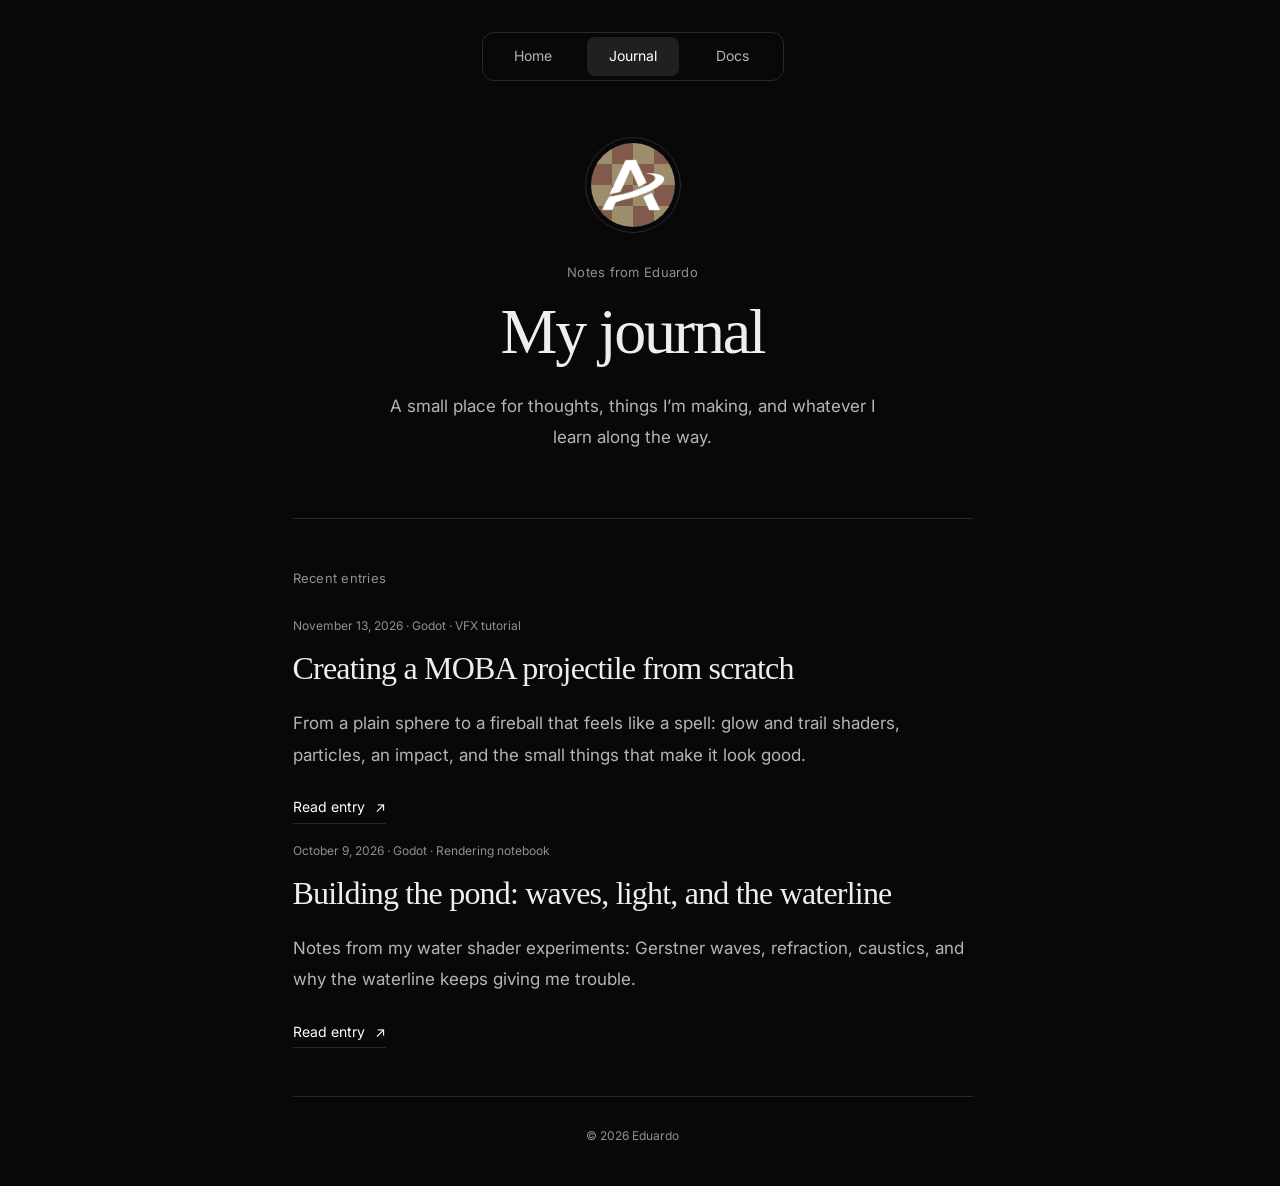
<file: blog.html>
<!DOCTYPE html>
<html lang="en" data-theme="dark">
<head>
  <meta charset="UTF-8">
  <meta name="viewport" content="width=device-width, initial-scale=1.0">
  <meta name="description" content="Eduardo’s journal. Notes on making things, learning, and everyday life.">
  <title>Eduardo | Journal</title>
  <link rel="preconnect" href="https://fonts.googleapis.com">
  <link rel="preconnect" href="https://fonts.gstatic.com" crossorigin>
  <link href="https://fonts.googleapis.com/css2?family=Inter:wght@300;400;500;600&display=swap" rel="stylesheet">
  <link rel="stylesheet" href="index.css">
  <link rel="icon" type="image/png" href="ProfilePicture.png">
</head>
<body class="personal-site journal-page">
  <nav class="page-tabs" aria-label="Main navigation">
    <a href="index.html">Home</a>
    <a href="blog.html" aria-current="page">Journal</a>
    <a href="docs.html">Docs</a>
  </nav>


  <main>
    <header class="hero">
      <div class="hero-content">
        <img src="ProfilePicture.png" alt="Eduardo" class="hero-portrait" width="96" height="96">
        <p class="hero-greeting">Notes from Eduardo</p>
        <h1 class="hero-title">My journal</h1>
        <p class="hero-subtitle">A small place for thoughts, things I’m making, and whatever I learn along the way.</p>
      </div>
    </header>
    <section class="section journal-entries" aria-labelledby="entries-title">
      <h2 class="section-label" id="entries-title">Recent entries</h2>
      <article class="journal-entry">
        <p class="entry-meta"><time datetime="2026-11-13">November 13, 2026</time> · Godot · VFX tutorial</p>
        <h3 class="entry-title"><a href="blog_posts/moba-projectile/index.html">Creating a MOBA projectile from scratch</a></h3>
        <p class="journal-copy">From a plain sphere to a fireball that feels like a spell: glow and trail shaders, particles, an impact, and the small things that make it look good.</p>
        <a href="blog_posts/moba-projectile/index.html" class="journal-link">Read entry <span aria-hidden="true">↗</span></a>
      </article>
      <article class="journal-entry">
        <p class="entry-meta"><time datetime="2026-10-09">October 9, 2026</time> · Godot · Rendering notebook</p>
        <h3 class="entry-title"><a href="blog_posts/index.html">Building the pond: waves, light, and the waterline</a></h3>
        <p class="journal-copy">Notes from my water shader experiments: Gerstner waves, refraction, caustics, and why the waterline keeps giving me trouble.</p>
        <a href="blog_posts/index.html" class="journal-link">Read entry <span aria-hidden="true">↗</span></a>
      </article>
    </section>
  </main>

  <!-- Footer -->
  <footer class="footer">
    <p class="footer-text">© 2026 Eduardo</p>
  </footer>

</body>
</html>
</file>
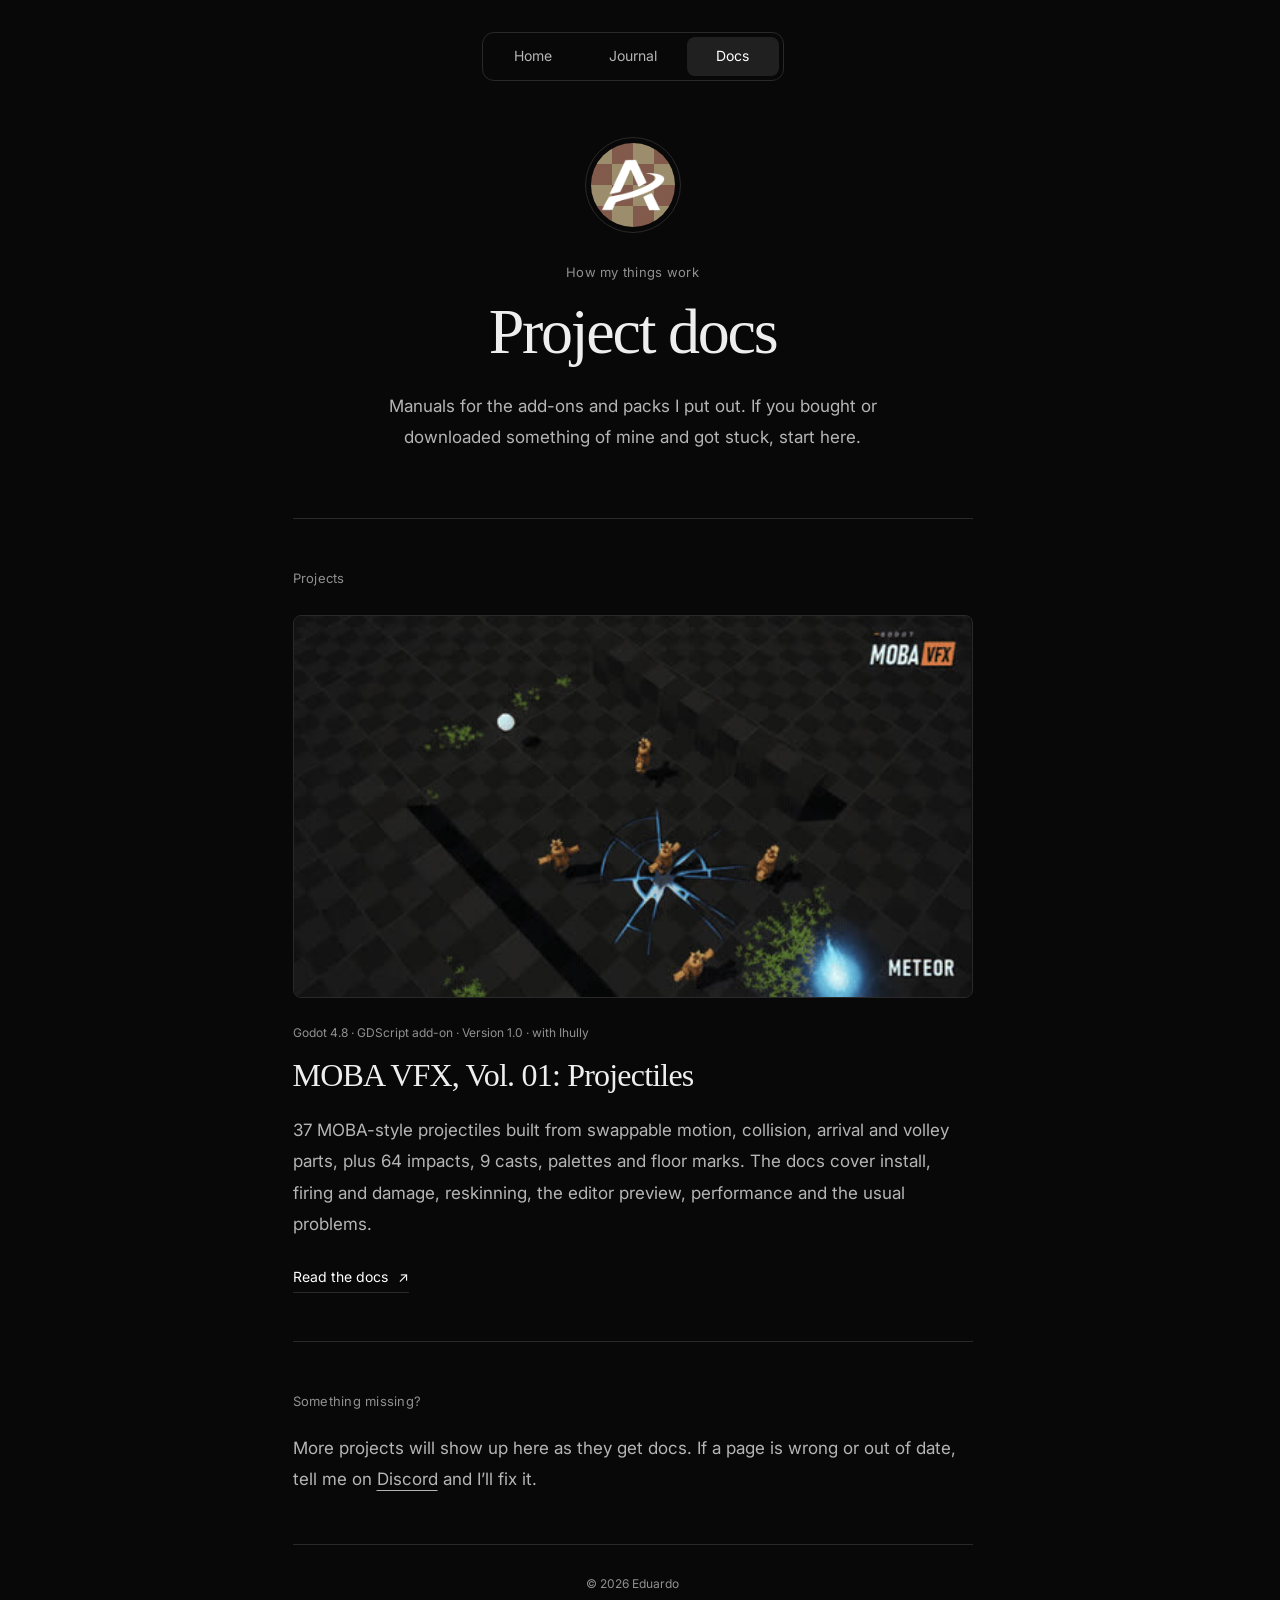
<file: docs.html>
<!DOCTYPE html>
<html lang="en" data-theme="dark">
<head>
  <meta charset="UTF-8">
  <meta name="viewport" content="width=device-width, initial-scale=1.0">
  <meta name="description" content="Documentation for Eduardo’s projects: Godot add-ons, tools and asset packs.">
  <title>Eduardo | Docs</title>
  <link rel="preconnect" href="https://fonts.googleapis.com">
  <link rel="preconnect" href="https://fonts.gstatic.com" crossorigin>
  <link href="https://fonts.googleapis.com/css2?family=Inter:wght@300;400;500;600&display=swap" rel="stylesheet">
  <link rel="stylesheet" href="index.css">
  <link rel="icon" type="image/png" href="ProfilePicture.png">
</head>
<body class="personal-site docs-page">
  <nav class="page-tabs" aria-label="Main navigation">
    <a href="index.html">Home</a>
    <a href="blog.html">Journal</a>
    <a href="docs.html" aria-current="page">Docs</a>
  </nav>

  <main>
    <header class="hero">
      <div class="hero-content">
        <img src="ProfilePicture.png" alt="Eduardo" class="hero-portrait" width="96" height="96">
        <p class="hero-greeting">How my things work</p>
        <h1 class="hero-title">Project docs</h1>
        <p class="hero-subtitle">Manuals for the add-ons and packs I put out. If you bought or downloaded something of mine and got stuck, start here.</p>
      </div>
    </header>

    <section class="section journal-entries" aria-labelledby="projects-title">
      <h2 class="section-label" id="projects-title">Projects</h2>

      <article class="journal-entry doc-card">
        <a href="docs/moba-vfx/index.html" class="doc-card-media" tabindex="-1" aria-hidden="true">
          <video src="docs/moba-vfx/media/meteor.mp4" poster="docs/moba-vfx/media/meteor.jpg" width="480" height="270" autoplay muted loop playsinline preload="metadata"></video>
        </a>
        <p class="entry-meta">Godot 4.8 · GDScript add-on · Version 1.0 · with Ihully</p>
        <h3 class="entry-title"><a href="docs/moba-vfx/index.html">MOBA VFX, Vol. 01: Projectiles</a></h3>
        <p class="journal-copy">37 MOBA-style projectiles built from swappable motion, collision, arrival and volley parts, plus 64 impacts, 9 casts, palettes and floor marks. The docs cover install, firing and damage, reskinning, the editor preview, performance and the usual problems.</p>
        <a href="docs/moba-vfx/index.html" class="journal-link">Read the docs <span aria-hidden="true">↗</span></a>
      </article>
    </section>

    <section class="section" aria-labelledby="more-title">
      <p class="section-label" id="more-title">Something missing?</p>
      <p class="journal-copy">More projects will show up here as they get docs. If a page is wrong or out of date, tell me on <a href="https://discord.com/invite/t6bw2pAD5m" target="_blank" rel="noopener noreferrer">Discord</a> and I’ll fix it.</p>
    </section>
  </main>

  <footer class="footer">
    <p class="footer-text">© 2026 Eduardo</p>
  </footer>
</body>
</html>
</file>
<file: index.css>
/* A personal journal, with a shared centered reading column. */
:root {
  color-scheme: dark;
  --bg: #080808;
  --text-primary: #eeeeee;
  --text-secondary: #b5b5b5;
  --text-muted: #909090;
  --border: #292929;
  --accent: #ffffff;
}
*, *::before, *::after { box-sizing: border-box; margin: 0; padding: 0; }
html { scroll-behavior: smooth; scrollbar-gutter: stable; }
body {
  background: var(--bg);
  color: var(--text-primary);
  font-family: 'Inter', -apple-system, BlinkMacSystemFont, 'Segoe UI', sans-serif;
  font-size: 16px;
  line-height: 1.75;
  -webkit-font-smoothing: antialiased;
}
a { color: inherit; text-underline-offset: 5px; }
a:focus-visible { outline: 2px solid var(--accent); outline-offset: 6px; border-radius: 2px; }
a:hover { color: var(--accent); }
.hero, .section, .footer {
  width: min(100% - 48px, 680px);
  margin-inline: auto;
}
.hero {
  padding: 88px 0 64px;
  text-align: center;
}
.hero-content { display: flex; flex-direction: column; align-items: center; }
.hero-portrait {
  width: 96px;
  height: 96px;
  object-fit: cover;
  border-radius: 50%;
  border: 1px solid var(--border);
  padding: 5px;
  margin-bottom: 28px;
}
.hero-greeting, .section-label {
  color: var(--text-muted);
  font-size: 13px;
  font-weight: 400;
  letter-spacing: .02em;
}
.hero-title, .section-title {
  font-family: Georgia, 'Times New Roman', serif;
  font-weight: 400;
  letter-spacing: -.035em;
  line-height: 1.15;
}
.hero-title { font-size: clamp(44px, 7vw, 64px); margin: 12px 0 22px; }
.hero-subtitle { max-width: 520px; color: var(--text-secondary); font-size: 17px; line-height: 1.85; }
.section { padding: 48px 0; border-top: 1px solid var(--border); }
.section-label { margin-bottom: 10px; }
.section-title { font-size: clamp(30px, 4vw, 38px); }
.journal-copy, .journal-intro, .personal-about-copy, .personal-contact-copy {
  color: var(--text-secondary);
  font-size: 17px;
  line-height: 1.85;
}
.journal-copy, .journal-intro, .personal-contact-copy { margin-top: 20px; }
.journal-link {
  display: inline-flex;
  gap: 10px;
  align-items: center;
  margin-top: 24px;
  color: var(--accent);
  font-size: 14px;
  text-decoration: none;
  border-bottom: 1px solid var(--border);
  padding-bottom: 3px;
}
.journal-link:hover { border-color: var(--accent); }
.personal-about-heading { margin-bottom: 24px; }
.personal-about-copy p + p { margin-top: 20px; }
.personal-socials {
  display: flex;
  flex-wrap: wrap;
  gap: 12px 26px;
  list-style: none;
  margin-top: 24px;
}
.personal-socials a {
  display: inline-flex;
  gap: 7px;
  align-items: center;
  font-size: 14px;
  text-decoration: none;
  border-bottom: 1px solid var(--border);
  padding-block: 4px;
}
.personal-socials a:hover { border-color: var(--accent); }
.personal-socials a span { color: var(--text-muted); font-size: 12px; }
.footer { padding: 28px 0 40px; border-top: 1px solid var(--border); text-align: center; }
.footer-text { color: var(--text-muted); font-size: 12px; }
@media (max-width: 600px) {
  .hero, .section, .footer { width: calc(100% - 40px); }
  .hero { padding: 56px 0 40px; }
  .hero-portrait { width: 80px; height: 80px; margin-bottom: 24px; }
  .section { padding-block: 36px; }
  .hero-subtitle, .journal-copy, .journal-intro, .personal-about-copy, .personal-contact-copy { font-size: 16px; }
  .personal-socials { gap: 12px 22px; }
}
@media (prefers-reduced-motion: reduce) { html { scroll-behavior: auto; } }

/* Simple page tabs, kept in the document flow. */
.page-tabs {
  display: flex;
  justify-content: center;
  gap: 8px;
  width: fit-content;
  margin: 32px auto 0;
  padding: 4px;
  border: 1px solid var(--border);
  border-radius: 12px;
}
.page-tabs a {
  padding: 7px 20px;
  border-radius: 8px;
  color: var(--text-secondary);
  font-size: 14px;
  text-decoration: none;
  min-width: 92px;
  text-align: center;
}
.page-tabs a:hover { color: var(--text-primary); background: #151515; }
.page-tabs a[aria-current="page"] { color: var(--accent); background: #202020; }
.hero { padding-top: 56px; }
@media (max-width: 600px) {
  .page-tabs { margin-top: 24px; }
  .hero { padding-top: 40px; }
}

/* Journal entries and long-form reading. */
.entry-meta { color: var(--text-muted); font-size: 12px; margin-bottom: 12px; }
.journal-entry { padding-top: 16px; }
.entry-title, .post-title, .post-body h2, .post-body h3 {
  font-family: Georgia, 'Times New Roman', serif;
  font-weight: 400;
  line-height: 1.25;
  letter-spacing: -.025em;
  color: var(--text-primary);
}
.entry-title { font-size: clamp(26px, 4vw, 32px); }
.entry-title a { text-decoration: none; }
.entry-title a:hover { text-decoration: underline; }
.journal-post { width: min(100% - 48px, 680px); margin: 56px auto 64px; }
.post-back { display: inline-block; color: var(--text-secondary); font-size: 13px; margin-bottom: 32px; text-decoration: none; }
.post-title { font-size: clamp(34px, 5vw, 48px); margin: 14px 0 24px; overflow-wrap: break-word; }
.post-lede { font-size: 18px; line-height: 1.8; color: var(--text-secondary); }
.post-contents { display: flex; flex-wrap: wrap; gap: 8px 20px; padding: 24px 0; margin: 32px 0; border-block: 1px solid var(--border); font-size: 12px; color: var(--text-secondary); }
.post-body { color: var(--text-secondary); font-size: 17px; line-height: 1.85; overflow-wrap: break-word; }
.post-body p { margin: 20px 0; }
.post-body h2 { margin: 48px 0 20px; font-size: 30px; scroll-margin-top: 24px; }
.post-body h3 { margin: 32px 0 16px; font-size: 24px; }
.post-body a { color: var(--accent); }
.post-body code { font: .82em/1.6 ui-monospace, Consolas, monospace; color: var(--text-primary); }
.post-body p code, .post-body li code { background: #171717; padding: 2px 5px; border-radius: 4px; }
.post-body pre { max-width: 100%; overflow-x: auto; padding: 22px; margin: 28px 0; border: 1px solid var(--border); border-radius: 8px; background: #111111; line-height: 1.6; }
.post-body pre code { font-size: 13px; }
.post-body figure { margin: 32px 0; }
.post-body svg { display: block; width: 100%; height: auto; background: #151515; border: 1px solid var(--border); border-radius: 8px; font: 15px 'Inter', sans-serif; }
.post-body svg text { fill: var(--text-primary); }
.post-body figcaption { font-size: 12px; line-height: 1.7; margin-top: 12px; color: var(--text-muted); }
.post-body .table-wrap { max-width: 100%; overflow-x: auto; margin: 24px 0; }
.post-body table { width: 100%; min-width: 480px; border-collapse: collapse; font-size: 13px; line-height: 1.7; }
.post-body th, .post-body td { text-align: left; vertical-align: top; padding: 12px; border-bottom: 1px solid var(--border); }
.post-body th { color: var(--text-primary); font-weight: 500; }
.post-body ol { padding-left: 24px; }
.post-body li { margin: 16px 0; }
.post-end { margin-top: 48px; border-top: 1px solid var(--border); padding-top: 24px; }
.post-end p { color: var(--text-muted); font-size: 12px; }
@media (max-width: 600px) {
  .journal-post { width: calc(100% - 40px); margin-top: 40px; }
  .post-body, .post-lede { font-size: 16px; }
  .post-body h2 { font-size: 26px; }
  .post-body pre { padding: 16px; }
}

.post-screenshot img {
  display: block;
  width: 100%;
  height: auto;
  border: 1px solid var(--border);
  border-radius: 8px;
}
.post-screenshot a { display: block; border-radius: 8px; }

/* Article navigation, code, and explanatory diagrams. */
.journal-post { position: relative; }
.post-sidebar { margin: 28px 0; }
.post-breadcrumbs { display: flex; flex-direction: column; gap: 8px; padding-left: 14px; border-left: 1px solid var(--border); font-size: 12px; }
.post-breadcrumbs a { color: var(--text-muted); text-decoration: none; }
.post-breadcrumbs a:hover, .post-breadcrumbs [aria-current] { color: var(--accent); }
.post-outline { margin-top: 28px; }
.post-outline summary { font-size: 12px; color: var(--text-muted); cursor: pointer; }
.post-contents { flex-direction: column; gap: 0; border: 0; border-left: 1px solid var(--border); padding: 0; margin: 14px 0 0; }
.post-contents a { padding: 6px 14px; border-left: 2px solid transparent; margin-left: -1px; line-height: 1.5; text-decoration: none; }
.post-contents a:hover { color: var(--accent); }
.post-contents a[aria-current="location"] { border-left-color: var(--accent); color: var(--accent); }
@media (min-width: 1180px) {
  .post-sidebar { position: absolute; right: calc(100% + 48px); top: 0; bottom: 0; width: 174px; margin: 0; }
  .post-sidebar-inner { position: sticky; top: 32px; max-height: calc(100svh - 64px); overflow-y: auto; scrollbar-width: thin; }
}
@media (max-width: 1179px) {
  .post-breadcrumbs { flex-direction: row; flex-wrap: wrap; padding: 0; border: 0; }
  .post-breadcrumbs > * + *::before { content: '/'; margin-right: 8px; color: var(--text-muted); }
  .post-contents { max-height: 240px; overflow-y: auto; }
}
.code-block { margin: 28px 0; background: #0e0e0e; border: 1px solid var(--border); border-radius: 10px; overflow: hidden; }
.code-label { padding: 10px 18px; background: #131313; border-bottom: 1px solid var(--border); color: #a6a6a6; font: 12px/1.6 ui-monospace, Consolas, monospace; }
.post-body .code-block pre { margin: 0; border: 0; border-radius: 0; background: transparent; padding: 20px; tab-size: 4; }
.post-body pre code { font-size: 13px; line-height: 1.75; color: #dddddd; }
.syntax-comment { color: #929292; font-style: italic; }
.syntax-keyword { color: #d0b9dc; }
.syntax-function { color: #b9d3db; }
.syntax-number { color: #dcc6a9; }
.syntax-string { color: #c7d2b5; }
.syntax-constant { color: #d5c9e5; }
.syntax-operator { color: #b3b3b3; }
.diagram-frame { overflow-x: auto; border: 1px solid var(--border); border-radius: 10px; background: #0e0e0e; padding: 16px; }
.post-body svg.post-diagram {
  --diagram-panel: #171717;
  --diagram-border: #454545;
  --diagram-line: #d1d1d1;
  --diagram-muted: #757575;
  width: 100%; min-width: 560px; background: transparent; border: 0; border-radius: 0;
  font: 15px 'Inter', sans-serif;
}
.post-body svg.post-diagram text { fill: #c9c9c9; }
.post-body svg.post-diagram rect { rx: 10px; }
.post-body figcaption { padding-inline: 2px; color: #969696; }
.post-body p code, .post-body li code { background: #151515; border: 1px solid #252525; }
.post-body th { background: #111111; }
@media (max-width: 600px) { .post-body .code-block pre { padding: 16px; } .diagram-frame { padding: 10px; } }

.post-header .post-screenshot { margin-top: 32px; }
.post-header .post-screenshot figcaption { margin-top: 12px; color: var(--text-muted); font-size: 12px; line-height: 1.7; }

/* Project docs: hub cards, clips, notes and reference lists. */
.doc-card { padding-top: 16px; }
.doc-card-media { display: block; margin-bottom: 24px; }
.doc-card video, .doc-clips video, .post-header .post-screenshot video {
  display: block;
  width: 100%;
  height: auto;
  aspect-ratio: 16 / 9;
  background: #111111;
  border: 1px solid var(--border);
  border-radius: 8px;
}
.doc-clips { display: grid; grid-template-columns: repeat(2, minmax(0, 1fr)); gap: 16px; margin: 32px 0; }
.doc-clips figure { margin: 0; }
.doc-clips figcaption { margin-top: 8px; }
.post-body ul { padding-left: 24px; }
.post-body ul li, .post-body ol li { margin: 10px 0; }
.post-body strong { color: var(--text-primary); font-weight: 500; }
.post-body kbd {
  font: 12px/1 ui-monospace, Consolas, monospace;
  color: var(--text-primary);
  background: #151515;
  border: 1px solid #333333;
  border-bottom-width: 2px;
  border-radius: 4px;
  padding: 2px 6px;
}
.post-body td code { white-space: nowrap; }
.post-body .doc-archetypes td:first-child { white-space: nowrap; }
.doc-tag {
  display: inline-block;
  margin-left: 6px;
  padding: 0 6px;
  border: 1px solid #3a3a3a;
  border-radius: 999px;
  color: var(--text-muted);
  font-size: 11px;
  line-height: 1.6;
}
.doc-note { padding: 16px 20px; border-left: 2px solid var(--accent); background: #101010; border-radius: 0 8px 8px 0; }
.doc-faq dt { margin-top: 24px; color: var(--text-primary); font-weight: 500; }
.doc-faq dd { margin-top: 6px; }
@media (max-width: 600px) {
  .doc-clips { grid-template-columns: 1fr; }
  .post-body td code { white-space: normal; overflow-wrap: anywhere; }
}

/* Doc screenshots: grids of in-game shots and editor UI captures. */
.doc-shots { display: grid; grid-template-columns: repeat(2, minmax(0, 1fr)); gap: 16px; margin: 28px 0; }
.doc-shots figure { margin: 0; }
.doc-shots img {
  display: block;
  width: 100%;
  height: auto;
  aspect-ratio: 16 / 9;
  object-fit: cover;
  background: #111111;
  border: 1px solid var(--border);
  border-radius: 8px;
}
.doc-shots figcaption { margin-top: 8px; }
.post-body .doc-ui img { border-color: #333333; }
.post-body .doc-narrow { max-width: 462px; margin-inline: auto; }
.post-body .doc-caption { margin-top: -8px; color: var(--text-muted); font-size: 12px; }
@media (max-width: 600px) {
  .doc-shots { gap: 10px; }
  .doc-shots figcaption { font-size: 11px; }
}
.doc-shots-natural img { aspect-ratio: auto; }
</file>
